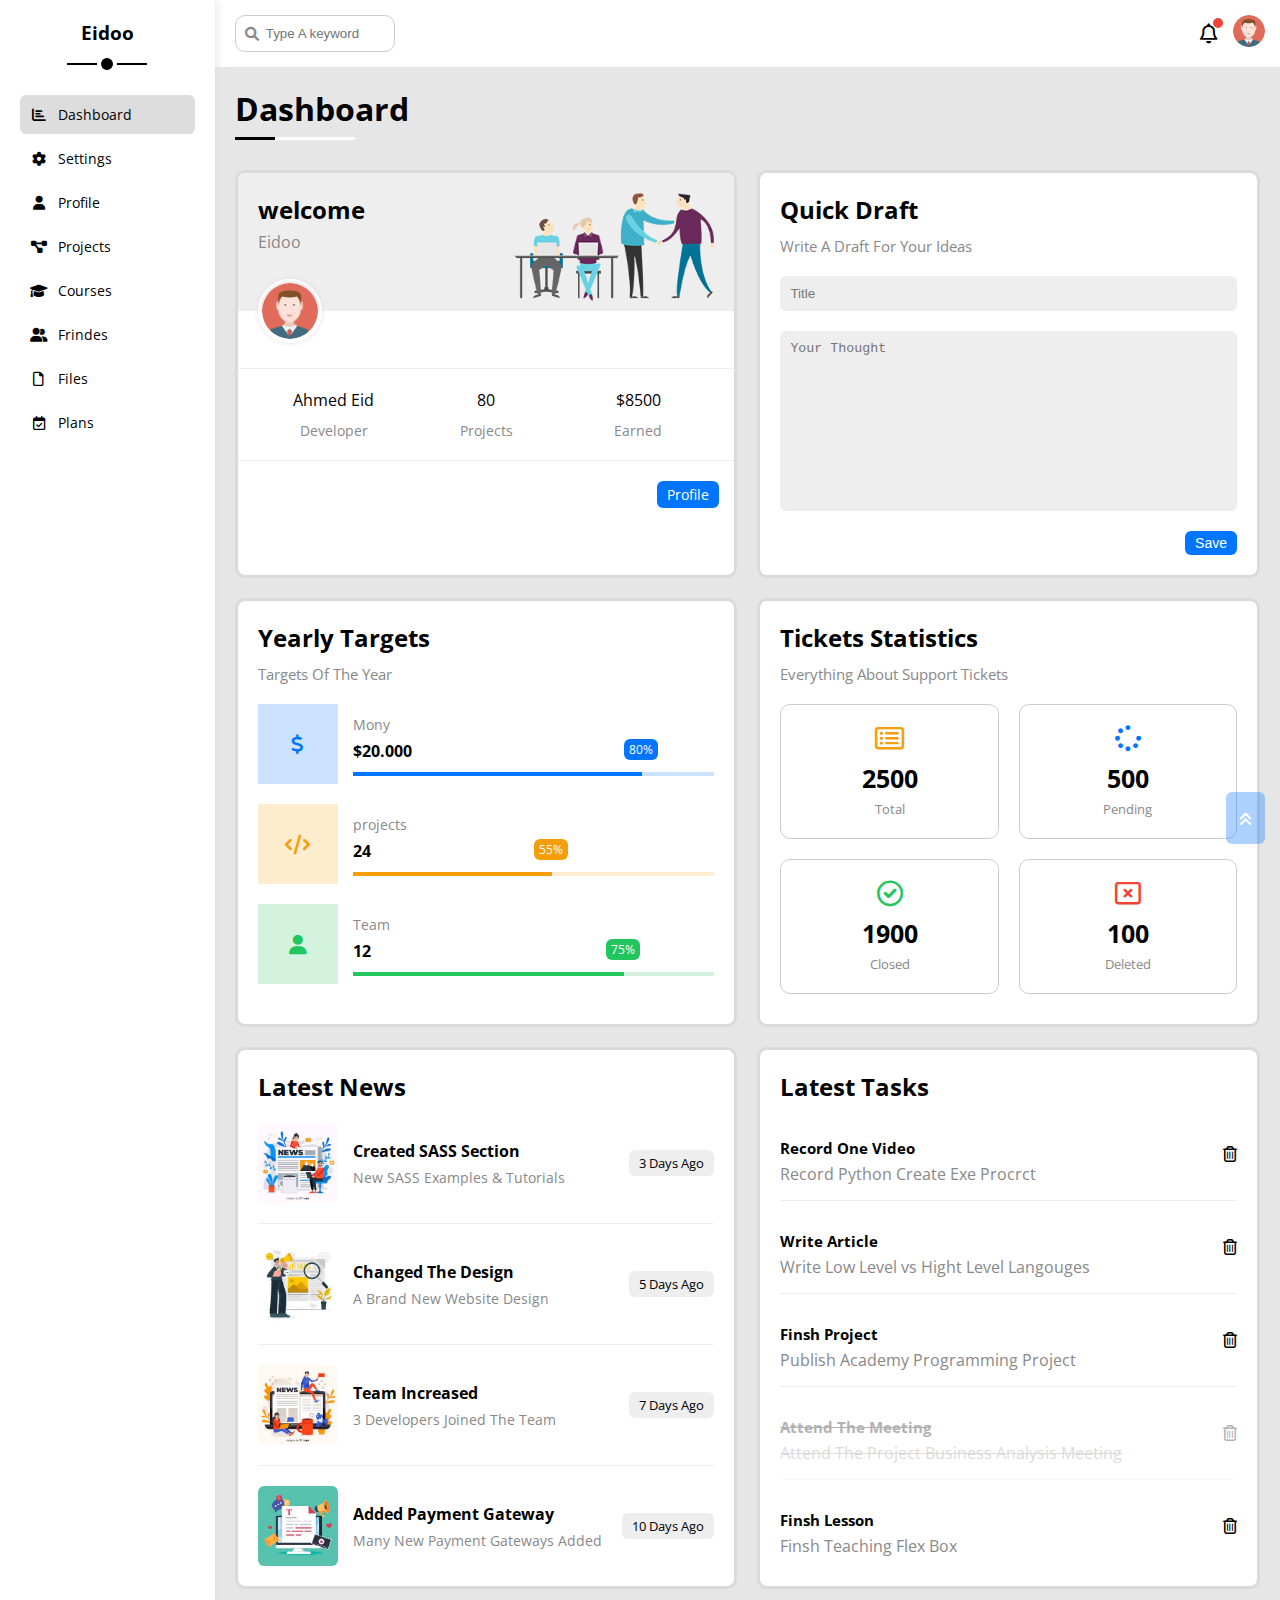
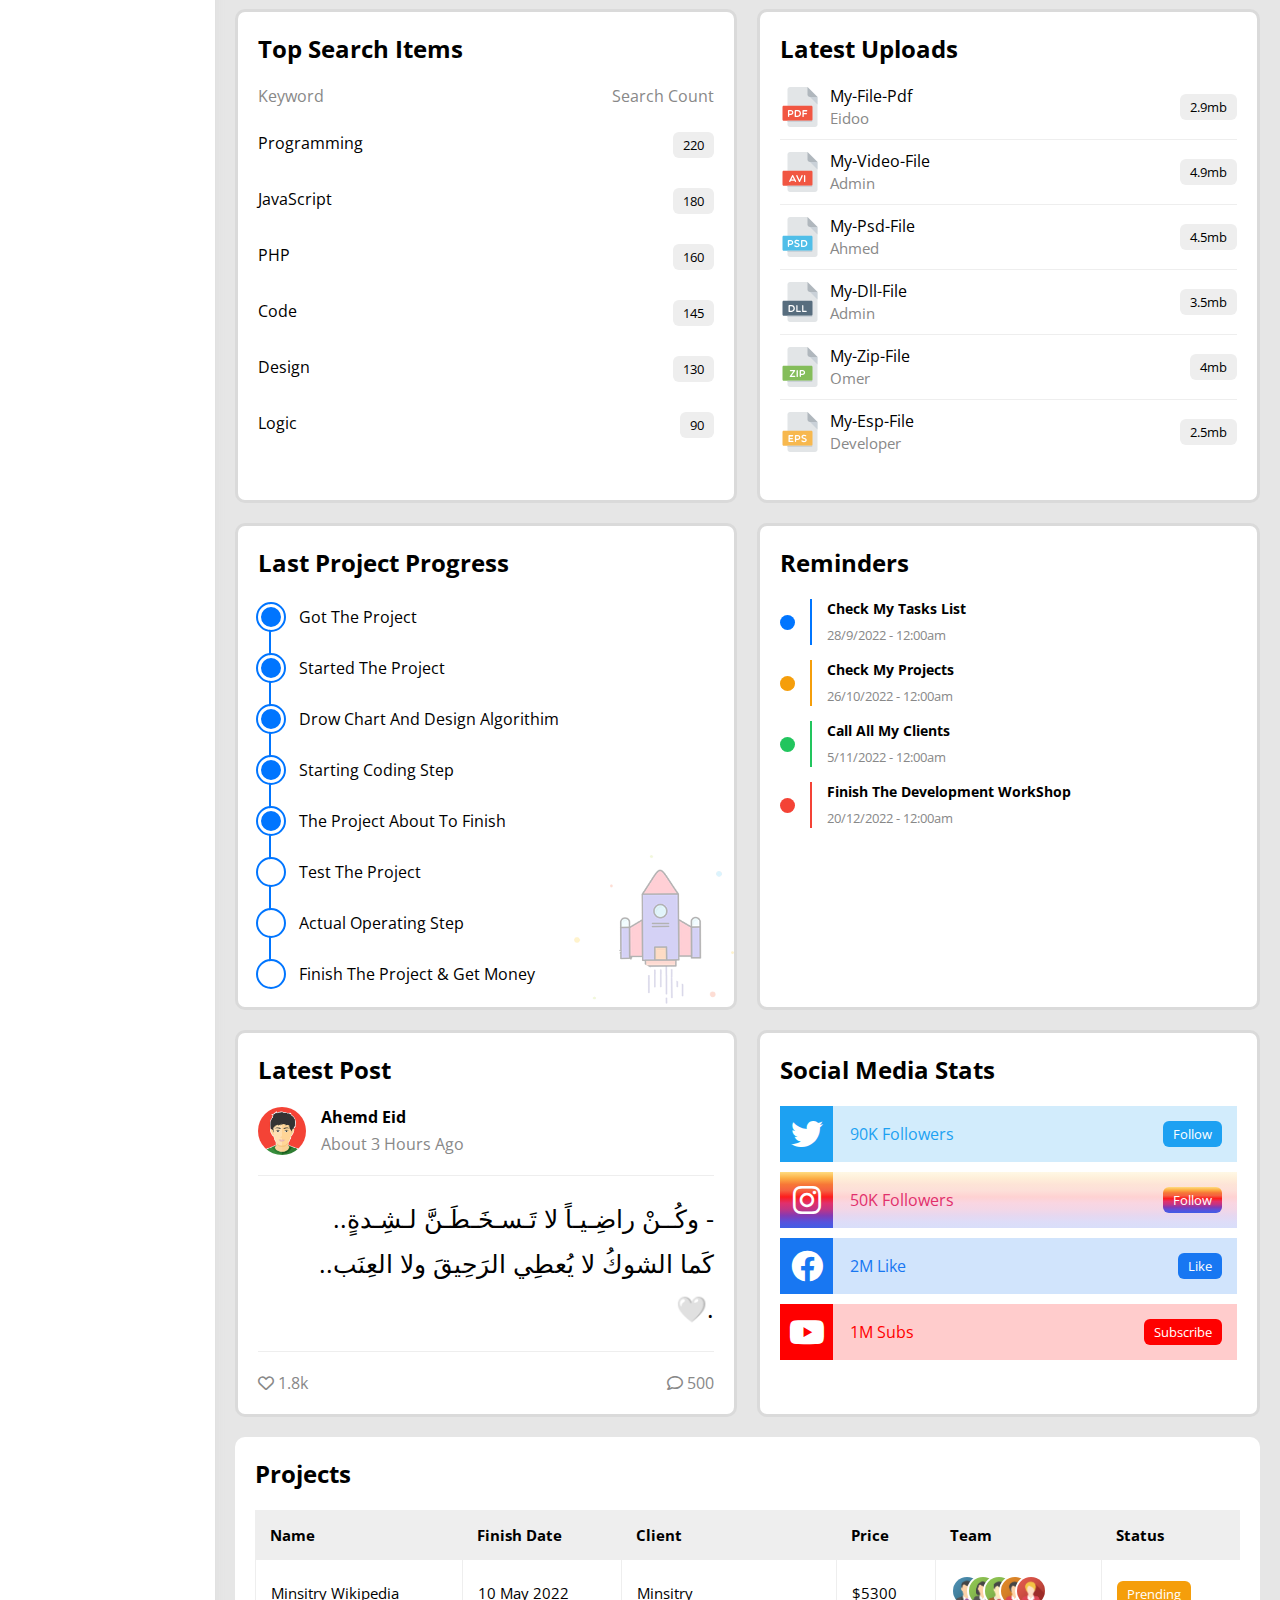
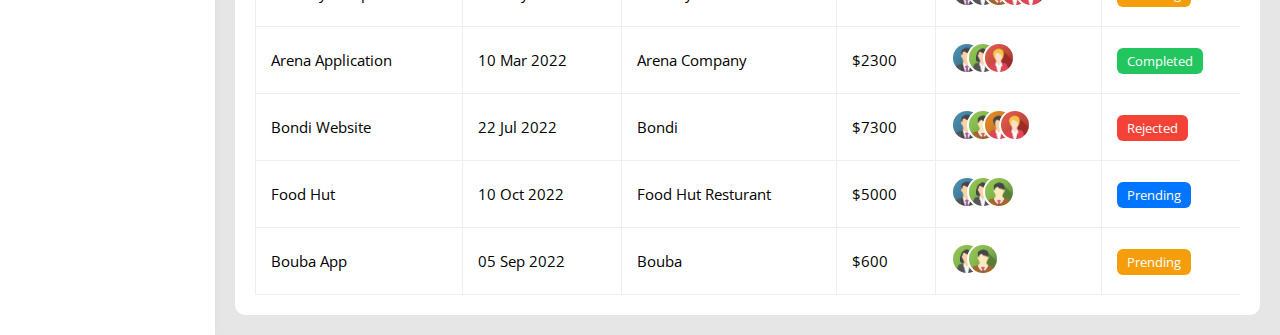
<file: index.html>
<!DOCTYPE html>
<html lang="en">
<head>
    <meta charset="UTF-8">
    <meta http-equiv="X-UA-Compatible" content="IE=edge">
    <meta name="viewport" content="width=device-width, initial-scale=1.0">
    <title>Dashboard</title>
    <link rel="stylesheet" href="css/all.css">
    <link rel="stylesheet" href="css/framework.css">
    <link rel="stylesheet" href="css/style.css">
    <link rel="preconnect" href="https://fonts.googleapis.com">
    <link rel="preconnect" href="https://fonts.gstatic.com" crossorigin>
    <link href="https://fonts.googleapis.com/css2?family=Open+Sans:ital,wght@0,300;0,400;0,500;0,600;0,700;0,800;1,300;1,400;1,500&display=swap" rel="stylesheet">
</head>
<body>
    <div class="page d-flex">
        <div class="sidebar bg-white p-20 p-relative ">
            <h3 class="p-relative txt-c mt-0">Eidoo</h3>
            <ul>
                <li>
                    <a class="active d-flex align-center fs-14 c-black rad-6 p-10" href="index.html">
                        <i class="fa-solid fa-chart-bar fa-fw"></i>
                        <span>Dashboard</span>
                    </a>
                </li>
                <li>
                    <a class=" d-flex align-center fs-14 c-black rad-6 p-10" href="settings.html">
                        <i class="fa-solid fa-gear fa-fw"></i>
                        <span>Settings</span>
                    </a>
                </li>
                <li>
                    <a class=" d-flex align-center fs-14 c-black rad-6 p-10" href="profile.html">
                        <i class="fa-solid fa-user fa-fw"></i>
                        <span>Profile</span>
                    </a>
                </li>
                <li>
                    <a class=" d-flex align-center fs-14 c-black rad-6 p-10" href="projects.html">
                        <i class="fa-solid fa-diagram-project fa-fw"></i>
                        <span>Projects</span>
                    </a>
                </li>
                <li>
                    <a class=" d-flex align-center fs-14 c-black rad-6 p-10" href="courses.html">
                        <i class="fa-solid fa-graduation-cap fa-fw"></i>
                        <span>Courses</span>
                    </a>
                </li>
                <li>
                    <a class=" d-flex align-center fs-14 c-black rad-6 p-10" href="frindes.html">
                        <i class="fa-solid fa-user-group fa-fw"></i>
                        <span>Frindes</span>
                    </a>
                </li>
                <li>
                    <a class=" d-flex align-center fs-14 c-black rad-6 p-10" href="files.html">
                        <i class="fa-regular fa-file fa-fw"></i>
                        <span>Files</span>
                    </a>
                </li>
                <li>
                    <a class=" d-flex align-center fs-14 c-black rad-6 p-10" href="plans.html">
                        <i class="fa-regular fa-calendar-check fa-fw"></i>
                        <span>Plans</span>
                    </a>
                </li>
            </ul>
        </div>
        <div class="content w-full">
            <!-- Start Head -->
            <div class="head bg-white p-15 d-flex between-flex" id="head">
                <div class="search p-relative">
                    <input class="p-10" type="search" placeholder="Type A keyword">
                </div>
                <div class="icons d-flex align-center">
                    <span class="notification p-relative">
                        <i class="fa-regular fa-bell fa-lg"></i>
                    </span>
                    <a href="profile.html"><img src="imgs/avatar.png" alt=""></a>
                </div>
            </div>
            <!-- End Head -->
            <h1 class="p-relative">Dashboard</h1>
            <div class="wrapper d-grid gap-20">
                <!-- Start Welcome Widget -->
                <div class="welcome bg-white rad-10 txt-c-mobile block-mobile b-widged ">
                   <div class="intro p-20 d-flex space-between bg-eee">
                    <div>
                        <h2 class="m-0">welcome</h2>
                        <p class="c-gray mt-5">Eidoo</p>
                    </div>
                    <img src="imgs/welcome.png" alt="" class="hide-mobile">
                   </div>
                   <img src="imgs/avatar.png" alt="" class="avatar">
                   <div class="body txt-c d-flex p-20 mt-20 mb-20 block-mobile">
                    <div>Ahmed Eid <span class="d-block c-gray fs-14 mt-10">Developer</span></div>
                    <div>80 <span class="d-block c-gray fs-14 mt-10">Projects </span></div>
                    <div>$8500 <span class="d-block c-gray fs-14 mt-10"> Earned </span></div>
                   </div>
                   <a href="profile.html" class="visit d-block fs-14 bg-blue c-white w-fit btn-shape">Profile</a>
                </div>
                <!-- End Welcome Widget -->
                <!-- Start Quick Draft Widget -->
                <div class="quick-draft p-20 bg-white rad-10 b-widged">
                    <h2 class="mt-0 mb-10">  Quick Draft</h2>
                    <p class="mt-0 mb-20 c-gray fs-15">Write A Draft For Your Ideas</p>
                    <form action="">
                        <input class="d-block mb-20 w-full p-10 b-none bg-eee rad-6" type="text" placeholder="Title">
                        <textarea class="d-block mb-20 w-full p-10 b-none bg-eee rad-6" placeholder="Your Thought"></textarea>
                        <input class="save d-block fs-14 bg-blue c-white b-none w-fit btn-shape" type="submit" value="Save">
                    </form>
                </div>
                <!-- End Quick Draft Widget -->
                <!-- Start Targets-->
                <div class="targets p-20 bg-white rad-10 b-widged">
                    <h2 class="mt-0 mb-10">Yearly Targets</h2>
                    <p class="mt-0 mb-20 c-gray fs-15">Targets Of The Year</p>
                    <div class="target-row mb-20 blue center-flex">
                        <div class="icon center-flex">
                            <i class="fa-solid fa-dollar-sign fa-lg c-blue"></i>
                        </div>
                        <div class="details">
                            <span class="fs-14 c-gray">Mony</span>
                            <span class="d-block mt-5 mb-10 fw-bold">$20.000</span>
                            <div class="progress p-relative">
                                <span class="bg-blue blue" style="width: 80%">
                                    <span class="bg-blue">80%</span>
                                </span>
                            </div>
                        </div>
                    </div>
                    <div class="target-row mb-20 center-flex orange">
                        <div class="icon center-flex">
                            <i class="fa-solid fa-code fa-lg c-orange"></i>
                        </div>
                        <div class="details">
                            <span class="fs-14 c-gray">projects</span>
                            <span class="d-block mt-5 mb-10 fw-bold">24</span>
                            <div class="progress p-relative">
                                <span class="bg-orange orange" style="width: 55%">
                                    <span class="bg-orange">55%</span>
                                </span>
                            </div>
                        </div>
                    </div>
                    <div class="target-row mb-20 center-flex green">
                        <div class="icon center-flex">
                            <i class="fa-solid fa-user fa-lg c-green"></i>
                        </div>
                        <div class="details">
                            <span class="fs-14 c-gray">Team</span>
                            <span class="d-block mt-5 mb-10 fw-bold">12</span>
                            <div class="progress p-relative">
                                <span class="bg-green green" style="width: 75%">
                                    <span class="bg-green">75%</span>
                                </span>
                            </div>
                        </div>
                    </div>
                </div>
                <!-- End Targets-->
                <!-- Start Ticket Widget -->
                <div class="tickets p-20 bg-white rad-10 b-widged">
                    <h2 class="mt-0 mb-10">Tickets Statistics</h2>
                    <p class="mt-0 mb-20 c-gray fs-15">Everything About Support Tickets</p>
                    <div class="d-flex txt-c gap-20 f-wrap">
                        <div class="box p-20 rad-10 fs-13 c-gray">
                            <i class="fa-regular fa-rectangle-list fa-2x mb-10 c-orange"></i>
                            <span class="d-block c-black fw-bold fs-25 mb-5">2500</span>
                            Total
                        </div>
                        <div class="box p-20 rad-10 fs-13 c-gray">
                            <i class="fa-solid fa-spinner fa-2x mb-10 c-blue"></i>
                            <span class="d-block c-black fw-bold fs-25 mb-5">500</span>
                            Pending
                        </div>
                        <div class="box p-20 rad-10 fs-13 c-gray">
                            <i class="fa-regular fa-circle-check fa-2x mb-10 c-green"></i>
                            <span class="d-block c-black fw-bold fs-25 mb-5">1900</span>
                            Closed
                        </div>
                        <div class="box p-20 rad-10 fs-13 c-gray">
                            <i class="fa-regular fa-rectangle-xmark fa-2x mb-10 c-red"></i>
                            <span class="d-block c-black fw-bold fs-25 mb-5">100</span>
                            Deleted
                        </div>
                    </div>
                </div>
                <!-- End Ticket Widget -->
                <!-- Start Lastest News -->
                <div class="lastest-news p-20 bg-white rad-10 txt-c-mobile b-widged">
                    <h2 class="mt-0 mb-20">Latest News</h2>
                    <div class="news-row d-flex align-center">
                        <img src="imgs/news01.jpeg" alt="">
                        <div class="info">
                            <h3>Created SASS Section</h3>
                            <p class="m-0 fs-14 c-gray">New SASS Examples & Tutorials</p>
                        </div>
                        <div class="btn-shape bg-eee fs-13 lable">3 Days Ago</div>
                    </div>
                    <div class="news-row d-flex align-center">
                        <img src="imgs/news02.jpeg" alt="">
                        <div class="info">
                            <h3>Changed The Design</h3>
                            <p class="m-0 fs-14 c-gray">A Brand New Website Design</p>
                        </div>
                        <div class="btn-shape bg-eee fs-13 lable">5 Days Ago</div>
                    </div>
                    <div class="news-row d-flex align-center">
                        <img src="imgs/news03.jpeg" alt="">
                        <div class="info">
                            <h3>Team Increased</h3>
                            <p class="m-0 fs-14 c-gray">3 Developers Joined The Team</p>
                        </div>
                        <div class="btn-shape bg-eee fs-13 lable">7 Days Ago</div>
                    </div>
                    <div class="news-row d-flex align-center">
                        <img src="imgs/news04.jpeg" alt="">
                        <div class="info">
                            <h3>Added Payment Gateway</h3>
                            <p class="m-0 fs-14 c-gray">Many New Payment Gateways Added</p>
                        </div>
                        <div class="btn-shape bg-eee fs-13 lable">10 Days Ago</div>
                    </div>
                </div>
                <!-- End Lastest News -->
                <!-- Start Tasks -->
                <div class="tasks p-20 bg-white rad-10 b-widged">
                    <h2 class="mt-0 mb-20">Latest Tasks</h2>
                    <div class="task-row d-flex  between-flex">
                        <div class="info">
                            <h3 class="mt0 mb-5 fs-15">Record One Video</h3>
                            <p class="m-0 c-gray">Record Python Create Exe Procrct</p>
                        </div>
                        <i class="fa-regular fa-trash-can delete"></i>
                    </div>
                    <div class="task-row d-flex  between-flex">
                        <div class="info">
                            <h3 class="mt0 mb-5 fs-15">Write Article</h3>
                            <p class="m-0 c-gray">Write Low Level vs Hight Level Langouges</p>
                        </div>
                        <i class="fa-regular fa-trash-can delete"></i>
                    </div>
                    <div class="task-row d-flex  between-flex">
                        <div class="info">
                            <h3 class="mt0 mb-5 fs-15">Finsh Project</h3>
                            <p class="m-0 c-gray">Publish Academy Programming Project</p>
                        </div>
                        <i class="fa-regular fa-trash-can delete"></i>
                    </div>
                    <div class="task-row d-flex  between-flex done">
                        <div class="info">
                            <h3 class="mt0 mb-5 fs-15">Attend The Meeting</h3>
                            <p class="m-0 c-gray">Attend The Project Business Analysis Meeting</p>
                        </div>
                        <i class="fa-regular fa-trash-can delete"></i>
                    </div>
                    <div class="task-row d-flex  between-flex ">
                        <div class="info">
                            <h3 class="mt0 mb-5 fs-15">Finsh Lesson</h3>
                            <p class="m-0 c-gray">Finsh Teaching Flex Box</p>
                        </div>
                        <i class="fa-regular fa-trash-can delete"></i>
                    </div>
                </div>
                <!-- End Tasks -->
                <!-- Start Top Search Word Widget -->
                <div class="search-items p-20 bg-white rad-10 b-widged">
                    <h2 class="mt-0 mb-20">Top Search Items</h2>
                    <div class="items-head d-flex space-between c-gray mb-10">
                        <div>Keyword</div>
                        <div>Search Count</div>
                    </div>
                    <div class="items d-flex space-between pt-15 pb-15">
                        <span>Programming</span>
                        <span class="bg-eee fs-13 btn-shape">220</span>
                    </div>
                    <div class="items d-flex space-between pt-15 pb-15">
                        <span>JavaScript</span>
                        <span class="bg-eee fs-13 btn-shape">180</span>
                    </div>
                    <div class="items d-flex space-between pt-15 pb-15">
                        <span>PHP</span>
                        <span class="bg-eee fs-13 btn-shape">160</span>
                    </div>
                    <div class="items d-flex space-between pt-15 pb-15">
                        <span>Code</span>
                        <span class="bg-eee fs-13 btn-shape">145</span>
                    </div>
                    <div class="items d-flex space-between pt-15 pb-15">
                        <span>Design</span>
                        <span class="bg-eee fs-13 btn-shape">130</span>
                    </div>
                    <div class="items d-flex space-between pt-15 pb-15">
                        <span>Logic</span>
                        <span class="bg-eee fs-13 btn-shape">90</span>
                    </div>
                </div>
                <!-- End Top Search Word Widget -->
                <!-- Start Latest Uploads -->
                <div class="latest-uploads p-20 bg-white rad-10 b-widged">
                    <h2 class="mt-0 mb-20">Latest Uploads</h2>
                    <ul >
                        <li class="between-flex pb-10 mb-10">
                            <div class="d-flex align-center">
                                <img class="mr-10" src="imgs/pdf.svg" alt="">
                                <div>
                                    <span class="d-block">My-File-Pdf</span>
                                    <span class="fs-15 c-gray">Eidoo</span>
                                </div>
                            </div>
                            <div class="bg-eee btn-shape fs-13">
                                2.9mb
                            </div>
                        </li>
                        <li class="between-flex pb-10 mb-10">
                            <div class="d-flex align-center">
                                <img class="mr-10" src="imgs/avi.svg" alt="">
                                <div>
                                    <span class="d-block">My-Video-File</span>
                                    <span class="fs-15 c-gray">Admin</span>
                                </div>
                            </div>
                            <div class="bg-eee btn-shape fs-13">
                                4.9mb
                            </div>
                        </li>
                        <li class="between-flex pb-10 mb-10">
                            <div class="d-flex align-center">
                                <img class="mr-10" src="imgs/psd.svg" alt="">
                                <div>
                                    <span class="d-block">My-Psd-File</span>
                                    <span class="fs-15 c-gray">Ahmed</span>
                                </div>
                            </div>
                            <div class="bg-eee btn-shape fs-13">
                                4.5mb
                            </div>
                        </li>
                        <li class="between-flex pb-10 mb-10">
                            <div class="d-flex align-center">
                                <img class="mr-10" src="imgs/dll.svg" alt="">
                                <div>
                                    <span class="d-block">My-Dll-File</span>
                                    <span class="fs-15 c-gray">Admin</span>
                                </div>
                            </div>
                            <div class="bg-eee btn-shape fs-13">
                                3.5mb
                            </div>
                        </li>
                        <li class="between-flex pb-10 mb-10">
                            <div class="d-flex align-center">
                                <img class="mr-10" src="imgs/zip.svg" alt="">
                                <div>
                                    <span class="d-block">My-Zip-File</span>
                                    <span class="fs-15 c-gray">Omer</span>
                                </div>
                            </div>
                            <div class="bg-eee btn-shape fs-13">
                                4mb
                            </div>
                        </li>
                        <li class="between-flex pb-10 mb-10">
                            <div class="d-flex align-center">
                                <img class="mr-10" src="imgs/eps.svg" alt="">
                                <div>
                                    <span class="d-block">My-Esp-File</span>
                                    <span class="fs-15 c-gray">Developer</span>
                                </div>
                            </div>
                            <div class="bg-eee btn-shape fs-13">
                                2.5mb
                            </div>
                        </li>
                    </ul>
                </div>
                <!-- End Latest Uploads -->
                <!-- Start Last Project Progress Widget -->
                <div class="last-project p-20 bg-white rad-10 p-relative b-widged">
                    <h2 class="mt-0 mb-20">Last Project Progress</h2>
                    <ul class="m-0 p-relative">
                        <li class="mt-25 d-flex align-center done">Got The Project</li>
                        <li class="mt-25 d-flex align-center done">Started The Project</li>
                        <li class="mt-25 d-flex align-center done">Drow Chart And Design Algorithim</li>
                        <li class="mt-25 d-flex align-center done">Starting Coding Step</li>
                        <li class="mt-25 d-flex align-center done">The Project About To Finish</li>
                        <li class="mt-25 d-flex align-center current">Test The Project</li>
                        <li class="mt-25 d-flex align-center">Actual Operating Step</li>
                        <li class="mt-25 d-flex align-center">Finish The Project & Get Money</li>
                    </ul>
                    <img class="launch-icon " src="imgs/project.png" alt="">
                </div>
                <!-- End Last Project Progress Widget -->
                <!-- Start Reminder Widget -->
                <div class="reminders  p-20 bg-white rad-10 p-relative b-widged">
                    <h2 class="mt-0 mb-20">Reminders</h2>
                    <ul class="mt-0">
                        <li class="d-flex align-center mt-15">
                            <span class="key bg-blue mr-15 d-block rad-half"></span>
                            <div class="pl-15 blue">
                                <p class="fs-14 fw-bold mt-0 mb-5">Check My Tasks List</p>
                                <span class="fs-13 c-gray">28/9/2022 - 12:00am</span>
                            </div>
                        </li>
                        <li class="d-flex align-center mt-15">
                            <span class="key bg-orange mr-15 d-block rad-half"></span>
                            <div class="pl-15 orange">
                                <p class="fs-14 fw-bold mt-0 mb-5">Check My Projects</p>
                                <span class="fs-13 c-gray">26/10/2022 - 12:00am</span>
                            </div>
                        </li>
                        <li class="d-flex align-center mt-15">
                            <span class="key bg-green mr-15 d-block rad-half"></span>
                            <div class="pl-15 green">
                                <p class="fs-14 fw-bold mt-0 mb-5">Call All My Clients</p>
                                <span class="fs-13 c-gray">5/11/2022 - 12:00am</span>
                            </div>
                        </li>
                        <li class="d-flex align-center mt-15">
                            <span class="key bg-red mr-15 d-block rad-half"></span>
                            <div class="pl-15 red">
                                <p class="fs-14 fw-bold mt-0 mb-5">Finish The Development WorkShop</p>
                                <span class="fs-13 c-gray">20/12/2022 - 12:00am</span>
                            </div>
                        </li>
                    </ul>
                </div>
                <!-- End Reminder Widget -->
                <!-- Strart Latest Post -->
                <div class="latest-post  p-20 bg-white rad-10 p-relative b-widged">
                    <h2 class="mt-0 mb-20">Latest Post</h2>
                    <div class="top d-flex align-center">
                        <img class="avatar mr-15" src="imgs/profilejpg.jpg" alt="">
                        <div class="info">
                            <span class="d-block mb-5 fw-bold">Ahemd Eid</span>
                            <span class="c-gray">About 3 Hours Ago</span>
                        </div>
                    </div>
                    <div class="post-content txt-r txt-c-mobile pt-20 pb-20 mt-20 mb-20 fs-25">
                         ..وكُــنْ راضِـيـاً لا تَـسـخَـطَـنَّ لـشِـدةٍ -<br>
                        ..كَما الشوكُ لا يُعطِي الرَحِيقَ ولا العِنَب <br>
                        🤍.
                    </div>
                    <div class="post-stats between-flex c-gray">
                        <div>
                            <i class="fa-regular fa-heart love"></i>
                            <span>1.8k</span>
                        </div>
                        <div>
                            <i class="fa-regular fa-comment"></i>
                            <span>500</span>
                        </div>
                    </div>
                </div>
                <!-- End Latest Post -->
                <!-- Start Social Media Stats Widged -->
                <div class="social-media  p-20 bg-white rad-10 p-relative b-widged">
                    <h2 class="mt-0 mb-20">Social Media Stats</h2>
                    <div class="box twitter p-15 p-relative mb-10 between-flex">
                        <i class="fa-brands fa-twitter fa-2x c-white h-full center-flex"></i>
                        <span>90K Followers</span>
                        <a class="fs-13 c-white btn-shape" href="https://twitter.com/Ahmed_I_Eid" target="_blank">Follow</a>
                    </div>
                    <div class="box instagram p-15 p-relative mb-10 between-flex">
                        <i class="fa-brands fa-instagram fa-2x c-white h-full center-flex"></i>
                        <span>50K Followers</span>
                        <a class="fs-13 c-white btn-shape" href="https://www.instagram.com/ahmed_____eid/" target="_blank">Follow</a>
                    </div>
                    <div class="box facebook p-15 p-relative mb-10 between-flex">
                        <i class="fa-brands fa-facebook fa-2x c-white h-full center-flex"></i>
                        <span>2M Like</span>
                        <a class="fs-13 c-white btn-shape" href="https://www.facebook.com/profile.php?id=100009386812911" target="_blank">Like</a>
                    </div>
                    <div class="box youtube p-15 p-relative mb-10 between-flex">
                        <i class="fa-brands fa-youtube fa-2x c-white h-full center-flex"></i>
                        <span>1M Subs</span>
                        <a class="fs-13 c-white btn-shape" href="https://www.youtube.com/" target="_blank">Subscribe</a>
                    </div>
                </div>
                <!-- End Social Media Stats Widged -->
            </div>
            <!-- Start Project Table -->
            <div class="projects-table p-20 bg-white rad-10 m-20">
                <h2 class="mt-0 mb-20">Projects</h2>
                <div class="responsive-table">
                    <table class="fs-15 w-full">
                        <thead>
                            <tr>
                                <td>Name</td>
                                <td>Finish Date</td>
                                <td>Client</td>
                                <td>Price</td>
                                <td>Team</td>
                                <td>Status</td>
                            </tr>
                        </thead>
                        <tbody>
                            <tr>
                                <td>Minsitry Wikipedia</td>
                                <td>10 May 2022</td>
                                <td>Minsitry </td>
                                <td>$5300</td>
                                <td>
                                    <img src="imgs/team-01.png" alt="">
                                    <img src="imgs/team-02.png" alt="">
                                    <img src="imgs/team-03.png" alt="">
                                    <img src="imgs/team-04.png" alt="">
                                    <img src="imgs/team-05.png" alt="">
                                </td>
                                <td>
                                    <span class="label bg-orange c-white btn-shape fs-13">Prending</span>
                                </td>
                            </tr>
                            <tr>
                                <td>Arena Application</td>
                                <td>10 Mar 2022</td>
                                <td>Arena Company </td>
                                <td>$2300</td>
                                <td>
                                    <img src="imgs/team-01.png" alt="">
                                    <img src="imgs/team-02.png" alt="">
                                    <img src="imgs/team-05.png" alt="">
                                </td>
                                <td>
                                    <span class="label bg-green c-white btn-shape fs-13">Completed</span>
                                </td>
                            </tr>
                            <tr>
                                <td>Bondi Website</td>
                                <td>22 Jul 2022</td>
                                <td>Bondi </td>
                                <td>$7300</td>
                                <td>
                                    <img src="imgs/team-01.png" alt="">
                                    <img src="imgs/team-03.png" alt="">
                                    <img src="imgs/team-04.png" alt="">
                                    <img src="imgs/team-05.png" alt="">
                                </td>
                                <td>
                                    <span class="label bg-red c-white btn-shape fs-13">Rejected</span>
                                </td>
                            </tr>
                            <tr>
                                <td>Food Hut</td>
                                <td>10 Oct 2022</td>
                                <td>Food Hut Resturant </td>
                                <td>$5000</td>
                                <td>
                                    <img src="imgs/team-01.png" alt="">
                                    <img src="imgs/team-02.png" alt="">
                                    <img src="imgs/team-03.png" alt="">
                                </td>
                                <td>
                                    <span class="label bg-blue c-white btn-shape fs-13">Prending</span>
                                </td>
                            </tr>
                            <tr>
                                <td>Bouba App</td>
                                <td>05 Sep 2022</td>
                                <td>Bouba </td>
                                <td>$600</td>
                                <td>
                                    <img src="imgs/team-02.png" alt="">
                                    <img src="imgs/team-03.png" alt="">
                                </td>
                                <td>
                                    <span class="label bg-orange c-white btn-shape fs-13">Prending</span>
                                </td>
                            </tr>
                        </tbody>
                    </table>
                </div>
            </div>
            <!-- End Project Table -->
        </div>
        <a href="#head"  class="to-top btn-shape p-15">
            <i class="fa-solid fa-angles-up fa-lg c-white c-blue fs-15 "></i>
        </a>
    </div>
</body>
</html>
</file>
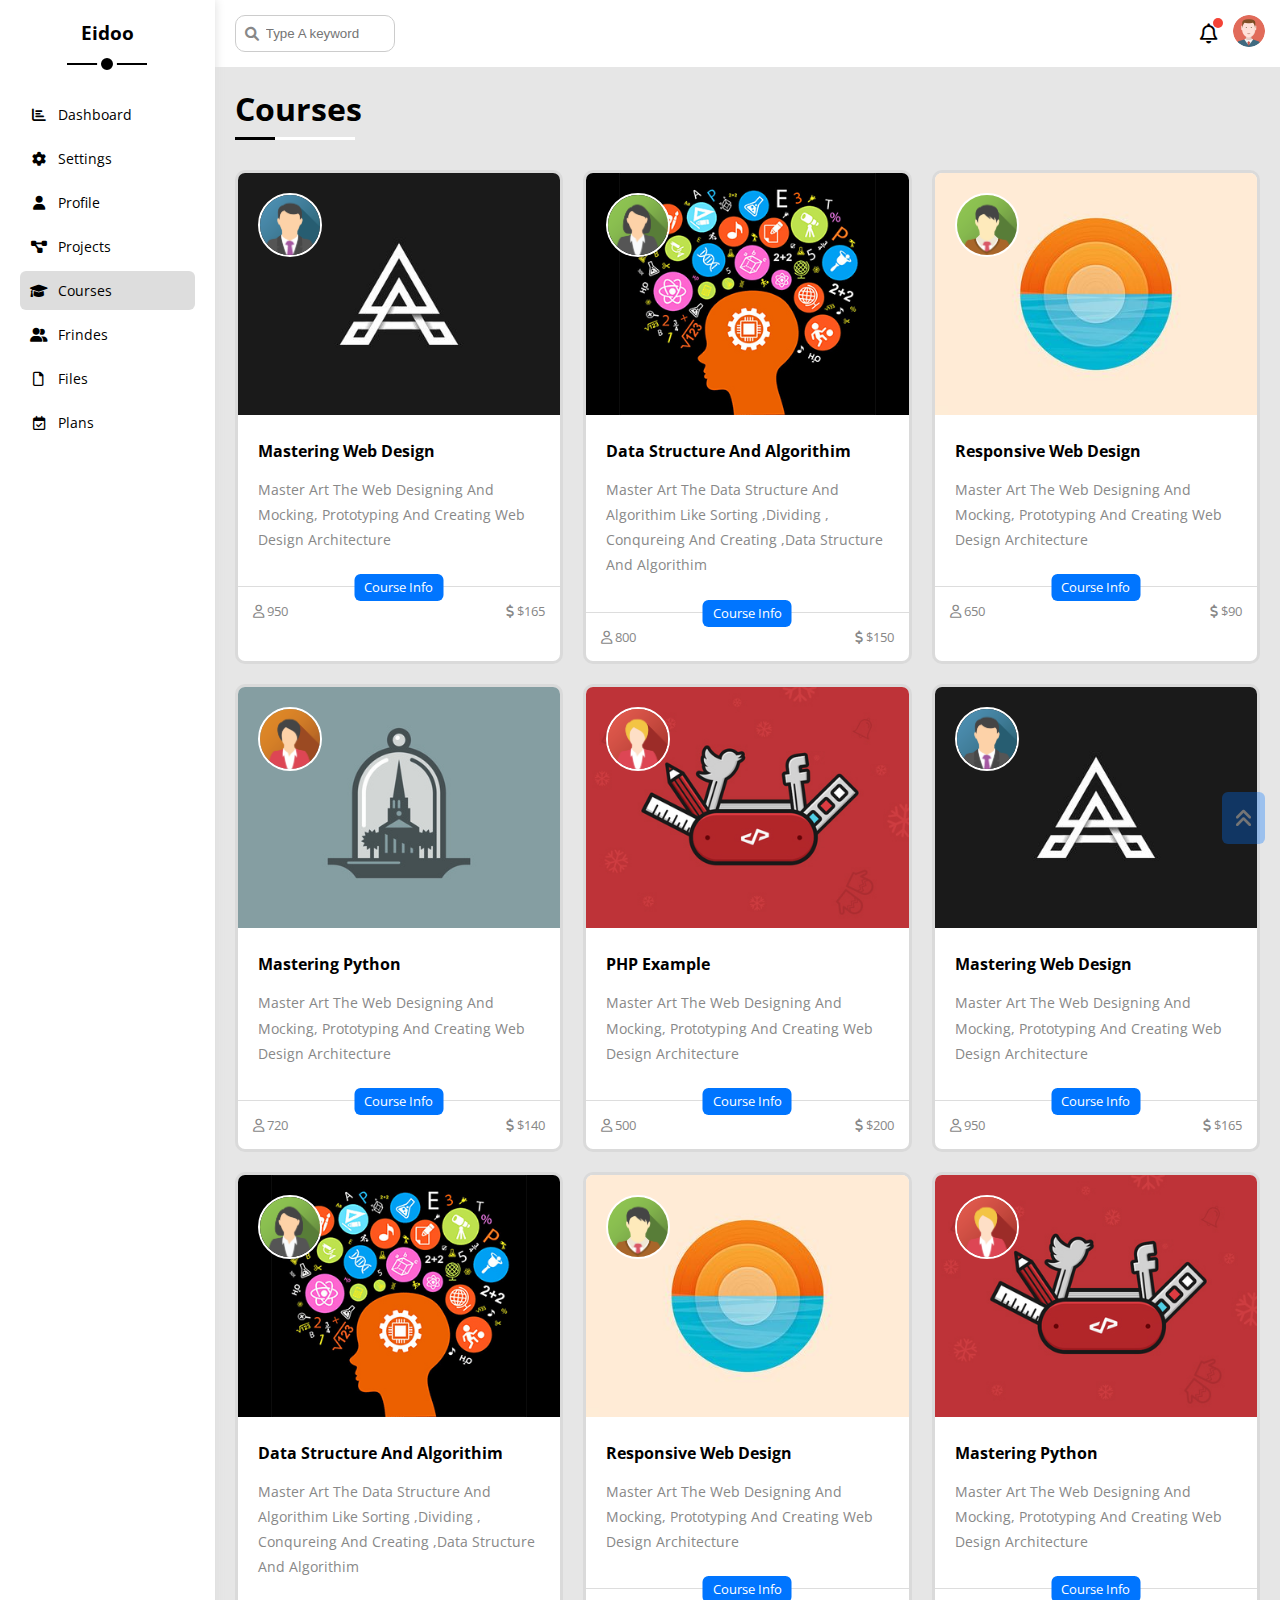
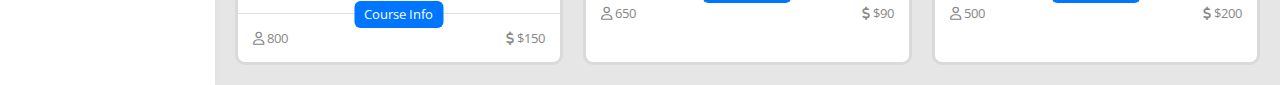
<file: courses.html>
<!DOCTYPE html>
<html lang="en">
<head>
    <meta charset="UTF-8">
    <meta http-equiv="X-UA-Compatible" content="IE=edge">
    <meta name="viewport" content="width=device-width, initial-scale=1.0">
    <title>Courses</title>
    <link rel="stylesheet" href="css/framework.css">
    <link rel="stylesheet" href="css/all.css">
    <link rel="stylesheet" href="css/style.css">
    <link rel="preconnect" href="https://fonts.googleapis.com">
    <link rel="preconnect" href="https://fonts.gstatic.com" crossorigin>
    <link href="https://fonts.googleapis.com/css2?family=Open+Sans:ital,wght@0,300;0,400;0,500;0,600;0,700;0,800;1,300;1,400;1,500&display=swap" rel="stylesheet">
</head>
<body>
    <div class="page d-flex">
        <div class="sidebar bg-white p-20 p-relative ">
            <h3 class="p-relative txt-c mt-0">Eidoo</h3>
            <ul>
                <li>
                    <a class=" d-flex align-center fs-14 c-black rad-6 p-10" href="index.html">
                        <i class="fa-solid fa-chart-bar fa-fw"></i>
                        <span>Dashboard</span>
                    </a>
                </li>
                <li>
                    <a class=" d-flex align-center fs-14 c-black rad-6 p-10" href="settings.html">
                        <i class="fa-solid fa-gear fa-fw"></i>
                        <span>Settings</span>
                    </a>
                </li>
                <li>
                    <a class=" d-flex align-center fs-14 c-black rad-6 p-10" href="profile.html">
                        <i class="fa-solid fa-user fa-fw"></i>
                        <span>Profile</span>
                    </a>
                </li>
                <li>
                    <a class=" d-flex align-center fs-14 c-black rad-6 p-10" href="projects.html">
                        <i class="fa-solid fa-diagram-project fa-fw"></i>
                        <span>Projects</span>
                    </a>
                </li>
                <li>
                    <a class="active d-flex align-center fs-14 c-black rad-6 p-10" href="courses.html">
                        <i class="fa-solid fa-graduation-cap fa-fw"></i>
                        <span>Courses</span>
                    </a>
                </li>
                <li>
                    <a class=" d-flex align-center fs-14 c-black rad-6 p-10" href="frindes.html">
                        <i class="fa-solid fa-user-group fa-fw"></i>
                        <span>Frindes</span>
                    </a>
                </li>
                <li>
                    <a class=" d-flex align-center fs-14 c-black rad-6 p-10" href="files.html">
                        <i class="fa-regular fa-file fa-fw"></i>
                        <span>Files</span>
                    </a>
                </li>
                <li>
                    <a class=" d-flex align-center fs-14 c-black rad-6 p-10" href="plans.html">
                        <i class="fa-regular fa-calendar-check fa-fw"></i>
                        <span>Plans</span>
                    </a>
                </li>
            </ul>
        </div>
        <div class="content w-full">
             <!-- Start Head -->
             <div class="head bg-white p-15 d-flex between-flex" id="head">
                <div class="search p-relative">
                    <input class="p-10" type="search" placeholder="Type A keyword">
                </div>
                <div class="icons d-flex align-center">
                    <span class="notification p-relative">
                        <i class="fa-regular fa-bell fa-lg"></i>
                    </span>
                    <a href="profile.html"><img src="imgs/avatar.png" alt=""></a>
                </div>
            </div>
            <!-- End Head -->
            <h1 class="p-relative">Courses</h1>
            <div class="courses-page d-grid m-20 gap-20">
                <div class="course bg-white  rad-10 b-widged p-relative">
                    <img class="cover" src="imgs/course-01.jpg" alt="" >
                    <img class="instructor" src="imgs/team-01.png" alt="">
                    <div class="p-20">
                        <h4 class="m-0">Mastering Web Design</h4>
                        <p class="description c-gray mt-15 fs-14">
                            Master Art The Web Designing And Mocking, Prototyping And Creating Web Design Architecture
                        </p>
                    </div>
                    <div class="info p-15 p-relative between-flex" >
                        <span class="title btn-shape bg-blue c-white">Course Info</span>
                        <span class="c-gray">
                            <i class="fa-regular fa-user"></i>
                            950
                        </span>
                        <span class="c-gray">
                            <i class="fa-solid fa-dollar-sign"></i>
                           $165
                        </span>
                    </div>
                </div>
                <div class="course bg-white  rad-10 b-widged p-relative">
                    <img class="cover" src="imgs/course-02.jpg" alt="" >
                    <img class="instructor" src="imgs/team-02.png" alt="">
                    <div class="p-20">
                        <h4 class="m-0">Data Structure And Algorithim</h4>
                        <p class="description c-gray mt-15 fs-14">
                            Master Art The Data Structure And Algorithim Like Sorting ,Dividing , Conqureing And Creating ,Data Structure And Algorithim
                        </p>
                    </div>
                    <div class="info p-15 p-relative between-flex">
                        <span class="title btn-shape bg-blue c-white">Course Info</span>
                        <span class="c-gray">
                            <i class="fa-regular fa-user"></i>
                            800
                        </span>
                        <span class="c-gray">
                            <i class="fa-solid fa-dollar-sign"></i>
                           $150
                        </span>
                    </div>
                </div>
                <div class="course bg-white  rad-10 b-widged p-relative">
                    <img class="cover" src="imgs/course-03.jpg" alt="" >
                    <img class="instructor" src="imgs/team-03.png" alt="">
                    <div class="p-20">
                        <h4 class="m-0">Responsive Web Design</h4>
                        <p class="description c-gray mt-15 fs-14">
                            Master Art The Web Designing And Mocking, Prototyping And Creating Web Design Architecture
                        </p>
                    </div>
                    <div class="info p-15 p-relative between-flex">
                        <span class="title btn-shape bg-blue c-white">Course Info</span>
                        <span class="c-gray">
                            <i class="fa-regular fa-user"></i>
                            650
                        </span>
                        <span class="c-gray">
                            <i class="fa-solid fa-dollar-sign"></i>
                           $90
                        </span>
                    </div>
                </div>
                <div class="course bg-white  rad-10 b-widged p-relative">
                    <img class="cover" src="imgs/course-04.jpg" alt="" >
                    <img class="instructor" src="imgs/team-04.png" alt="">
                    <div class="p-20">
                        <h4 class="m-0">Mastering Python</h4>
                        <p class="description c-gray mt-15 fs-14">
                            Master Art The Web Designing And Mocking, Prototyping And Creating Web Design Architecture
                        </p>
                    </div>
                    <div class="info p-15 p-relative between-flex">
                        <span class="title btn-shape bg-blue c-white">Course Info</span>
                        <span class="c-gray">
                            <i class="fa-regular fa-user"></i>
                            720
                        </span>
                        <span class="c-gray">
                            <i class="fa-solid fa-dollar-sign"></i>
                           $140
                        </span>
                    </div>
                </div>
                <div class="course bg-white  rad-10 b-widged p-relative">
                    <img class="cover" src="imgs/course-05.jpg" alt="" >
                    <img class="instructor" src="imgs/team-05.png" alt="">
                    <div class="p-20">
                        <h4 class="m-0">PHP Example</h4>
                        <p class="description c-gray mt-15 fs-14">
                            Master Art The Web Designing And Mocking, Prototyping And Creating Web Design Architecture
                        </p>
                    </div>
                    <div class="info p-15 p-relative between-flex">
                        <span class="title btn-shape bg-blue c-white">Course Info</span>
                        <span class="c-gray">
                            <i class="fa-regular fa-user"></i>
                            500
                        </span>
                        <span class="c-gray">
                            <i class="fa-solid fa-dollar-sign"></i>
                           $200
                        </span>
                    </div>
                </div>
                <div class="course bg-white  rad-10 b-widged p-relative">
                    <img class="cover" src="imgs/course-01.jpg" alt="" >
                    <img class="instructor" src="imgs/team-01.png" alt="">
                    <div class="p-20">
                        <h4 class="m-0">Mastering Web Design</h4>
                        <p class="description c-gray mt-15 fs-14">
                            Master Art The Web Designing And Mocking, Prototyping And Creating Web Design Architecture
                        </p>
                    </div>
                    <div class="info p-15 p-relative between-flex">
                        <span class="title btn-shape bg-blue c-white">Course Info</span>
                        <span class="c-gray">
                            <i class="fa-regular fa-user"></i>
                            950
                        </span>
                        <span class="c-gray">
                            <i class="fa-solid fa-dollar-sign"></i>
                           $165
                        </span>
                    </div>
                </div>
                <div class="course bg-white  rad-10 b-widged p-relative">
                    <img class="cover" src="imgs/course-02.jpg" alt="" >
                    <img class="instructor" src="imgs/team-02.png" alt="">
                    <div class="p-20">
                        <h4 class="m-0">Data Structure And Algorithim</h4>
                        <p class="description c-gray mt-15 fs-14">
                            Master Art The Data Structure And Algorithim Like Sorting ,Dividing , Conqureing And Creating ,Data Structure And Algorithim
                        </p>
                    </div>
                    <div class="info p-15 p-relative between-flex">
                        <span class="title btn-shape bg-blue c-white">Course Info</span>
                        <span class="c-gray">
                            <i class="fa-regular fa-user"></i>
                            800
                        </span>
                        <span class="c-gray">
                            <i class="fa-solid fa-dollar-sign"></i>
                           $150
                        </span>
                    </div>
                </div>
                <div class="course bg-white  rad-10 b-widged p-relative">
                    <img class="cover" src="imgs/course-03.jpg" alt="" >
                    <img class="instructor" src="imgs/team-03.png" alt="">
                    <div class="p-20">
                        <h4 class="m-0">Responsive Web Design</h4>
                        <p class="description c-gray mt-15 fs-14">
                            Master Art The Web Designing And Mocking, Prototyping And Creating Web Design Architecture
                        </p>
                    </div>
                    <div class="info p-15 p-relative between-flex">
                        <span class="title btn-shape bg-blue c-white">Course Info</span>
                        <span class="c-gray">
                            <i class="fa-regular fa-user"></i>
                            650
                        </span>
                        <span class="c-gray">
                            <i class="fa-solid fa-dollar-sign"></i>
                           $90
                        </span>
                    </div>
                </div>
                <div class="course bg-white  rad-10 b-widged p-relative">
                    <img class="cover" src="imgs/course-05.jpg" alt="" >
                    <img class="instructor" src="imgs/team-05.png" alt="">
                    <div class="p-20">
                        <h4 class="m-0">Mastering Python</h4>
                        <p class="description c-gray mt-15 fs-14">
                            Master Art The Web Designing And Mocking, Prototyping And Creating Web Design Architecture
                        </p>
                    </div>
                    <div class="info p-15 p-relative between-flex">
                        <span class="title btn-shape bg-blue c-white">Course Info</span>
                        <span class="c-gray">
                            <i class="fa-regular fa-user"></i>
                            500
                        </span>
                        <span class="c-gray">
                            <i class="fa-solid fa-dollar-sign"></i>
                           $200
                        </span>
                    </div>
                </div>
            </div>
        </div>
        <a href="#head"  class="to-top btn-shape p-15">
            <i class="fa-solid fa-angles-up fa-lg c-white c-blue fs-15 "></i>
        </a>
    </div>
    
</body>
</html>
</file>
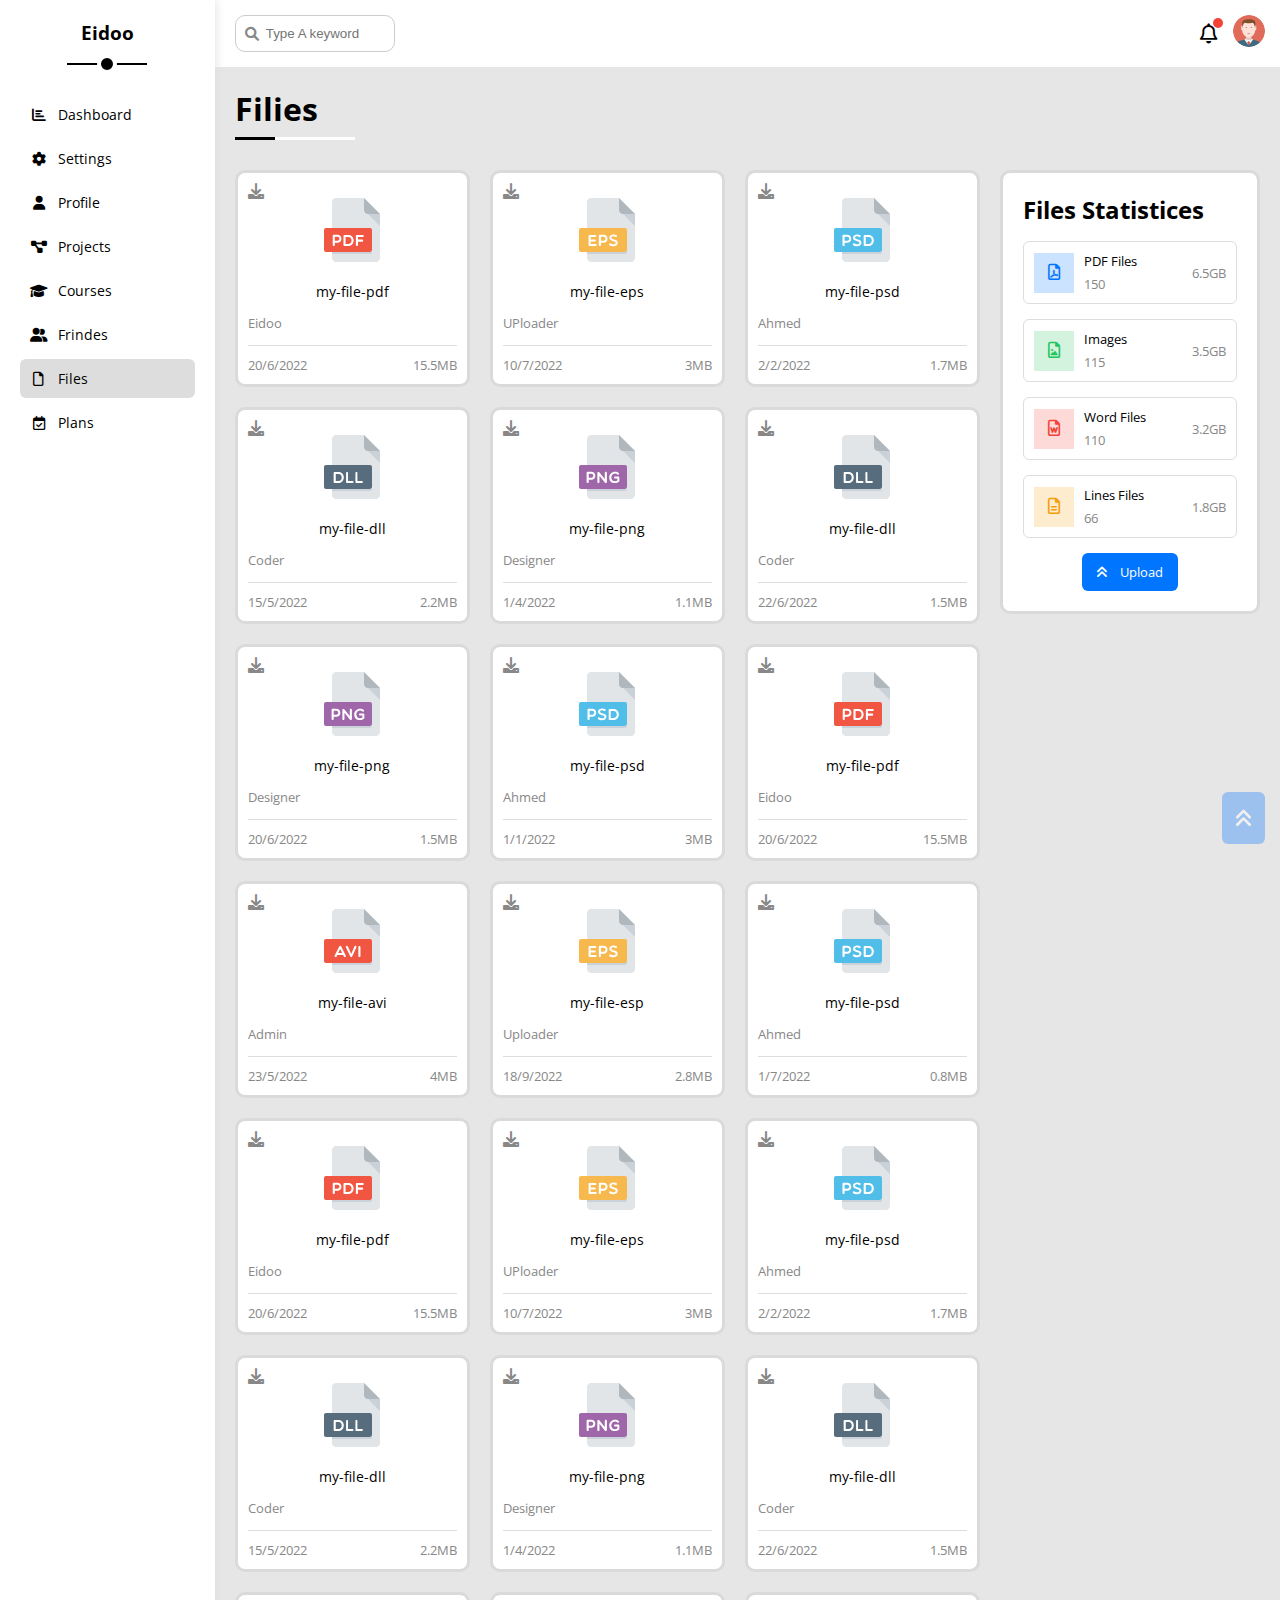
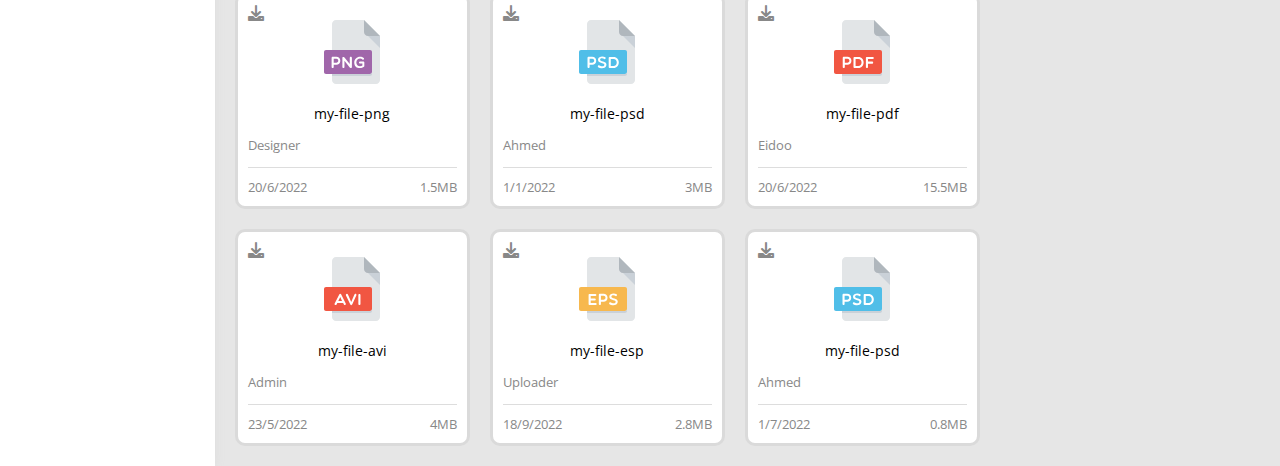
<file: files.html>
<!DOCTYPE html>
<html lang="en">
<head>
    <meta charset="UTF-8">
    <meta http-equiv="X-UA-Compatible" content="IE=edge">
    <meta name="viewport" content="width=device-width, initial-scale=1.0">
    <title>Files</title>
    <link rel="stylesheet" href="css/framework.css">
    <link rel="stylesheet" href="css/all.css">
    <link rel="stylesheet" href="css/style.css">
    <link rel="preconnect" href="https://fonts.googleapis.com">
    <link rel="preconnect" href="https://fonts.gstatic.com" crossorigin>
    <link href="https://fonts.googleapis.com/css2?family=Open+Sans:ital,wght@0,300;0,400;0,500;0,600;0,700;0,800;1,300;1,400;1,500&display=swap" rel="stylesheet">
</head>
<body>
    <div class="page d-flex">
        <div class="sidebar bg-white p-20 p-relative ">
            <h3 class="p-relative txt-c mt-0">Eidoo</h3>
            <ul>
                <li>
                    <a class=" d-flex align-center fs-14 c-black rad-6 p-10" href="index.html">
                        <i class="fa-solid fa-chart-bar fa-fw"></i>
                        <span>Dashboard</span>
                    </a>
                </li>
                <li>
                    <a class=" d-flex align-center fs-14 c-black rad-6 p-10" href="settings.html">
                        <i class="fa-solid fa-gear fa-fw"></i>
                        <span>Settings</span>
                    </a>
                </li>
                <li>
                    <a class=" d-flex align-center fs-14 c-black rad-6 p-10" href="profile.html">
                        <i class="fa-solid fa-user fa-fw"></i>
                        <span>Profile</span>
                    </a>
                </li>
                <li>
                    <a class=" d-flex align-center fs-14 c-black rad-6 p-10" href="projects.html">
                        <i class="fa-solid fa-diagram-project fa-fw"></i>
                        <span>Projects</span>
                    </a>
                </li>
                <li>
                    <a class=" d-flex align-center fs-14 c-black rad-6 p-10" href="courses.html">
                        <i class="fa-solid fa-graduation-cap fa-fw"></i>
                        <span>Courses</span>
                    </a>
                </li>
                <li>
                    <a class=" d-flex align-center fs-14 c-black rad-6 p-10" href="frindes.html">
                        <i class="fa-solid fa-user-group fa-fw"></i>
                        <span>Frindes</span>
                    </a>
                </li>
                <li>
                    <a class="active d-flex align-center fs-14 c-black rad-6 p-10" href="files.html">
                        <i class="fa-regular fa-file fa-fw"></i>
                        <span>Files</span>
                    </a>
                </li>
                <li>
                    <a class=" d-flex align-center fs-14 c-black rad-6 p-10" href="plans.html">
                        <i class="fa-regular fa-calendar-check fa-fw"></i>
                        <span>Plans</span>
                    </a>
                </li>
            </ul>
        </div>
        <div class="content w-full">
             <!-- Start Head -->
             <div class="head bg-white p-15 d-flex between-flex" id="head">
                <div class="search p-relative">
                    <input class="p-10" type="search" placeholder="Type A keyword">
                </div>
                <div class="icons d-flex align-center">
                    <span class="notification p-relative">
                        <i class="fa-regular fa-bell fa-lg"></i>
                    </span>
                    <a href="profile.html"><img src="imgs/avatar.png" alt=""></a>
                </div>
            </div>
            <!-- End Head -->
            <h1 class="p-relative">Filies</h1>
            <div class="filies-page d-flex m-20 gap-20">
                <div class="files-stats p-20 bg-white rad-10 b-widged">
                    <h2 class="mt-0 mb-15 txt-c-mobile">Files Statistices</h2>
                    <div class="d-flex align-center border-ddd p-10 rad-6 mb-15 fs-13">
                        <i class="fa-regular fa-file-pdf fa-lg blue center-flex c-blue icon"></i>
                        <div class="info ">
                            <span>PDF Files</span>
                            <span class="c-gray d-block mt-5">150</span>
                        </div>
                        <div class="size c-gray">6.5GB</div>
                    </div>
                    <div class="d-flex align-center border-ddd p-10 rad-6 mb-15 fs-13">
                        <i class="fa-regular fa-file-image fa-lg green center-flex c-green icon"></i>
                        <div class="info ">
                            <span>Images</span>
                            <span class="c-gray d-block mt-5">115</span>
                        </div>
                        <div class="size c-gray">3.5GB</div>
                    </div>
                    <div class="d-flex align-center border-ddd p-10 rad-6 mb-15 fs-13">
                        <i class="fa-regular fa-file-word fa-lg red center-flex c-red icon"></i>
                        <div class="info ">
                            <span>Word Files</span>
                            <span class="c-gray d-block mt-5">110</span>
                        </div>
                        <div class="size c-gray">3.2GB</div>
                    </div>
                    <div class="d-flex align-center border-ddd p-10 rad-6 mb-15 fs-13">
                        <i class="fa-regular fa-file-lines fa-lg orange center-flex c-orange icon"></i>
                        <div class="info ">
                            <span>Lines Files</span>
                            <span class="c-gray d-block mt-5">66</span>
                        </div>
                        <div class="size c-gray">1.8GB</div>
                    </div>
                    <a class="upload c-white fs-13 rad-6 d-block w-fit bg-blue btn-shape" href="#" >
                        <i class="fa-solid fa-angles-up mr-10"></i>
                        Upload
                    </a>
                </div>
                <div class="flies-content d-grid gap-20">
                    <div class="file bg-white p-10 rad-10 b-widged">
                        <i class="fa-solid fa-download c-gray p-absolute"></i>
                        <div class="icon txt-c">
                            <img class="mt-15 mb-15" src="imgs/pdf.svg" alt="">
                        </div>
                        <div class="txt-c mb-10 fs-14">my-file-pdf</div>
                        <p  class="fs-13 c-gray">Eidoo</p>
                        <div class="info between-flex mt-10 pt-10 fs-13 c-gray">
                            <span>20/6/2022</span>
                            <span>15.5MB</span>
                        </div>
                    </div>
                    <div class="file bg-white p-10 rad-10 b-widged">
                        <i class="fa-solid fa-download c-gray p-absolute"></i>
                        <div class="icon txt-c">
                            <img class="mt-15 mb-15" src="imgs/eps.svg" alt="">
                        </div>
                        <div class="txt-c mb-10 fs-14"> my-file-eps</div>
                        <p  class="fs-13 c-gray">UPloader</p>
                        <div class="info between-flex mt-10 pt-10 fs-13 c-gray">
                            <span>10/7/2022</span>
                            <span>3MB</span>
                        </div>
                    </div>
                    <div class="file bg-white p-10 rad-10 b-widged">
                        <i class="fa-solid fa-download c-gray p-absolute"></i>
                        <div class="icon txt-c">
                            <img class="mt-15 mb-15" src="imgs/psd.svg" alt="">
                        </div>
                        <div class="txt-c mb-10 fs-14"> my-file-psd</div>
                        <p  class="fs-13 c-gray">Ahmed</p>
                        <div class="info between-flex mt-10 pt-10 fs-13 c-gray">
                            <span>2/2/2022</span>
                            <span>1.7MB</span>
                        </div>
                    </div>
                    <div class="file bg-white p-10 rad-10 b-widged">
                        <i class="fa-solid fa-download c-gray p-absolute"></i>
                        <div class="icon txt-c">
                            <img class="mt-15 mb-15" src="imgs/dll.svg" alt="">
                        </div>
                        <div class="txt-c mb-10 fs-14">my-file-dll</div>
                        <p  class="fs-13 c-gray">Coder</p>
                        <div class="info between-flex mt-10 pt-10 fs-13 c-gray">
                            <span>15/5/2022</span>
                            <span>2.2MB</span>
                        </div>
                    </div>
                    <div class="file bg-white p-10 rad-10 b-widged">
                        <i class="fa-solid fa-download c-gray p-absolute"></i>
                        <div class="icon txt-c">
                            <img class="mt-15 mb-15" src="imgs/png.svg" alt="">
                        </div>
                        <div class="txt-c mb-10 fs-14">my-file-png</div>
                        <p  class="fs-13 c-gray">Designer</p>
                        <div class="info between-flex mt-10 pt-10 fs-13 c-gray">
                            <span>1/4/2022</span>
                            <span>1.1MB</span>
                        </div>
                    </div>
                    <div class="file bg-white p-10 rad-10 b-widged">
                        <i class="fa-solid fa-download c-gray p-absolute"></i>
                        <div class="icon txt-c">
                            <img class="mt-15 mb-15" src="imgs/dll.svg" alt="">
                        </div>
                        <div class="txt-c mb-10 fs-14">my-file-dll</div>
                        <p  class="fs-13 c-gray">Coder</p>
                        <div class="info between-flex mt-10 pt-10 fs-13 c-gray">
                            <span>22/6/2022</span>
                            <span>1.5MB</span>
                        </div>
                    </div>
                    <div class="file bg-white p-10 rad-10 b-widged">
                        <i class="fa-solid fa-download c-gray p-absolute"></i>
                        <div class="icon txt-c">
                            <img class="mt-15 mb-15" src="imgs/png.svg" alt="">
                        </div>
                        <div class="txt-c mb-10 fs-14">my-file-png</div>
                        <p  class="fs-13 c-gray">Designer</p>
                        <div class="info between-flex mt-10 pt-10 fs-13 c-gray">
                            <span>20/6/2022</span>
                            <span>1.5MB</span>
                        </div>
                    </div>
                    <div class="file bg-white p-10 rad-10 b-widged">
                        <i class="fa-solid fa-download c-gray p-absolute"></i>
                        <div class="icon txt-c">
                            <img class="mt-15 mb-15" src="imgs/psd.svg" alt="">
                        </div>
                        <div class="txt-c mb-10 fs-14"> my-file-psd</div>
                        <p  class="fs-13 c-gray">Ahmed</p>
                        <div class="info between-flex mt-10 pt-10 fs-13 c-gray">
                            <span>1/1/2022</span>
                            <span>3MB</span>
                        </div>
                    </div>
                    <div class="file bg-white p-10 rad-10 b-widged">
                        <i class="fa-solid fa-download c-gray p-absolute"></i>
                        <div class="icon txt-c">
                            <img class="mt-15 mb-15" src="imgs/pdf.svg" alt="">
                        </div>
                        <div class="txt-c mb-10 fs-14">my-file-pdf</div>
                        <p  class="fs-13 c-gray">Eidoo</p>
                        <div class="info between-flex mt-10 pt-10 fs-13 c-gray">
                            <span>20/6/2022</span>
                            <span>15.5MB</span>
                        </div>
                    </div>
                    <div class="file bg-white p-10 rad-10 b-widged">
                        <i class="fa-solid fa-download c-gray p-absolute"></i>
                        <div class="icon txt-c">
                            <img class="mt-15 mb-15" src="imgs/avi.svg" alt="">
                        </div>
                        <div class="txt-c mb-10 fs-14">my-file-avi</div>
                        <p  class="fs-13 c-gray">Admin</p>
                        <div class="info between-flex mt-10 pt-10 fs-13 c-gray">
                            <span>23/5/2022</span>
                            <span>4MB</span>
                        </div>
                    </div>
                    <div class="file bg-white p-10 rad-10 b-widged">
                        <i class="fa-solid fa-download c-gray p-absolute"></i>
                        <div class="icon txt-c">
                            <img class="mt-15 mb-15" src="imgs/eps.svg" alt="">
                        </div>
                        <div class="txt-c mb-10 fs-14">my-file-esp</div>
                        <p  class="fs-13 c-gray">Uploader</p>
                        <div class="info between-flex mt-10 pt-10 fs-13 c-gray">
                            <span>18/9/2022</span>
                            <span>2.8MB</span>
                        </div>
                    </div>
                    <div class="file bg-white p-10 rad-10 b-widged">
                        <i class="fa-solid fa-download c-gray p-absolute"></i>
                        <div class="icon txt-c">
                            <img class="mt-15 mb-15" src="imgs/psd.svg" alt="">
                        </div>
                        <div class="txt-c mb-10 fs-14"> my-file-psd</div>
                        <p  class="fs-13 c-gray">Ahmed</p>
                        <div class="info between-flex mt-10 pt-10 fs-13 c-gray">
                            <span>1/7/2022</span>
                            <span>0.8MB</span>
                        </div>
                    </div>
                    <div class="file bg-white p-10 rad-10 b-widged">
                        <i class="fa-solid fa-download c-gray p-absolute"></i>
                        <div class="icon txt-c">
                            <img class="mt-15 mb-15" src="imgs/pdf.svg" alt="">
                        </div>
                        <div class="txt-c mb-10 fs-14">my-file-pdf</div>
                        <p  class="fs-13 c-gray">Eidoo</p>
                        <div class="info between-flex mt-10 pt-10 fs-13 c-gray">
                            <span>20/6/2022</span>
                            <span>15.5MB</span>
                        </div>
                    </div>
                    <div class="file bg-white p-10 rad-10 b-widged">
                        <i class="fa-solid fa-download c-gray p-absolute"></i>
                        <div class="icon txt-c">
                            <img class="mt-15 mb-15" src="imgs/eps.svg" alt="">
                        </div>
                        <div class="txt-c mb-10 fs-14"> my-file-eps</div>
                        <p  class="fs-13 c-gray">UPloader</p>
                        <div class="info between-flex mt-10 pt-10 fs-13 c-gray">
                            <span>10/7/2022</span>
                            <span>3MB</span>
                        </div>
                    </div>
                    <div class="file bg-white p-10 rad-10 b-widged">
                        <i class="fa-solid fa-download c-gray p-absolute"></i>
                        <div class="icon txt-c">
                            <img class="mt-15 mb-15" src="imgs/psd.svg" alt="">
                        </div>
                        <div class="txt-c mb-10 fs-14"> my-file-psd</div>
                        <p  class="fs-13 c-gray">Ahmed</p>
                        <div class="info between-flex mt-10 pt-10 fs-13 c-gray">
                            <span>2/2/2022</span>
                            <span>1.7MB</span>
                        </div>
                    </div>
                    <div class="file bg-white p-10 rad-10 b-widged">
                        <i class="fa-solid fa-download c-gray p-absolute"></i>
                        <div class="icon txt-c">
                            <img class="mt-15 mb-15" src="imgs/dll.svg" alt="">
                        </div>
                        <div class="txt-c mb-10 fs-14">my-file-dll</div>
                        <p  class="fs-13 c-gray">Coder</p>
                        <div class="info between-flex mt-10 pt-10 fs-13 c-gray">
                            <span>15/5/2022</span>
                            <span>2.2MB</span>
                        </div>
                    </div>
                    <div class="file bg-white p-10 rad-10 b-widged">
                        <i class="fa-solid fa-download c-gray p-absolute"></i>
                        <div class="icon txt-c">
                            <img class="mt-15 mb-15" src="imgs/png.svg" alt="">
                        </div>
                        <div class="txt-c mb-10 fs-14">my-file-png</div>
                        <p  class="fs-13 c-gray">Designer</p>
                        <div class="info between-flex mt-10 pt-10 fs-13 c-gray">
                            <span>1/4/2022</span>
                            <span>1.1MB</span>
                        </div>
                    </div>
                    <div class="file bg-white p-10 rad-10 b-widged">
                        <i class="fa-solid fa-download c-gray p-absolute"></i>
                        <div class="icon txt-c">
                            <img class="mt-15 mb-15" src="imgs/dll.svg" alt="">
                        </div>
                        <div class="txt-c mb-10 fs-14">my-file-dll</div>
                        <p  class="fs-13 c-gray">Coder</p>
                        <div class="info between-flex mt-10 pt-10 fs-13 c-gray">
                            <span>22/6/2022</span>
                            <span>1.5MB</span>
                        </div>
                    </div>
                    <div class="file bg-white p-10 rad-10 b-widged">
                        <i class="fa-solid fa-download c-gray p-absolute"></i>
                        <div class="icon txt-c">
                            <img class="mt-15 mb-15" src="imgs/png.svg" alt="">
                        </div>
                        <div class="txt-c mb-10 fs-14">my-file-png</div>
                        <p  class="fs-13 c-gray">Designer</p>
                        <div class="info between-flex mt-10 pt-10 fs-13 c-gray">
                            <span>20/6/2022</span>
                            <span>1.5MB</span>
                        </div>
                    </div>
                    <div class="file bg-white p-10 rad-10 b-widged">
                        <i class="fa-solid fa-download c-gray p-absolute"></i>
                        <div class="icon txt-c">
                            <img class="mt-15 mb-15" src="imgs/psd.svg" alt="">
                        </div>
                        <div class="txt-c mb-10 fs-14"> my-file-psd</div>
                        <p  class="fs-13 c-gray">Ahmed</p>
                        <div class="info between-flex mt-10 pt-10 fs-13 c-gray">
                            <span>1/1/2022</span>
                            <span>3MB</span>
                        </div>
                    </div>
                    <div class="file bg-white p-10 rad-10 b-widged">
                        <i class="fa-solid fa-download c-gray p-absolute"></i>
                        <div class="icon txt-c">
                            <img class="mt-15 mb-15" src="imgs/pdf.svg" alt="">
                        </div>
                        <div class="txt-c mb-10 fs-14">my-file-pdf</div>
                        <p  class="fs-13 c-gray">Eidoo</p>
                        <div class="info between-flex mt-10 pt-10 fs-13 c-gray">
                            <span>20/6/2022</span>
                            <span>15.5MB</span>
                        </div>
                    </div>
                    <div class="file bg-white p-10 rad-10 b-widged">
                        <i class="fa-solid fa-download c-gray p-absolute"></i>
                        <div class="icon txt-c">
                            <img class="mt-15 mb-15" src="imgs/avi.svg" alt="">
                        </div>
                        <div class="txt-c mb-10 fs-14">my-file-avi</div>
                        <p  class="fs-13 c-gray">Admin</p>
                        <div class="info between-flex mt-10 pt-10 fs-13 c-gray">
                            <span>23/5/2022</span>
                            <span>4MB</span>
                        </div>
                    </div>
                    <div class="file bg-white p-10 rad-10 b-widged">
                        <i class="fa-solid fa-download c-gray p-absolute"></i>
                        <div class="icon txt-c">
                            <img class="mt-15 mb-15" src="imgs/eps.svg" alt="">
                        </div>
                        <div class="txt-c mb-10 fs-14">my-file-esp</div>
                        <p  class="fs-13 c-gray">Uploader</p>
                        <div class="info between-flex mt-10 pt-10 fs-13 c-gray">
                            <span>18/9/2022</span>
                            <span>2.8MB</span>
                        </div>
                    </div>
                    <div class="file bg-white p-10 rad-10 b-widged">
                        <i class="fa-solid fa-download c-gray p-absolute"></i>
                        <div class="icon txt-c">
                            <img class="mt-15 mb-15" src="imgs/psd.svg" alt="">
                        </div>
                        <div class="txt-c mb-10 fs-14"> my-file-psd</div>
                        <p  class="fs-13 c-gray">Ahmed</p>
                        <div class="info between-flex mt-10 pt-10 fs-13 c-gray">
                            <span>1/7/2022</span>
                            <span>0.8MB</span>
                        </div>
                    </div>
                </div>
            </div>
        </div>
        <a href="#head"  class="to-top btn-shape p-15">
            <i class="fa-solid fa-angles-up fa-lg c-white c-blue fs-15 "></i>
        </a>
    </div>
</body>
</html>
</file>
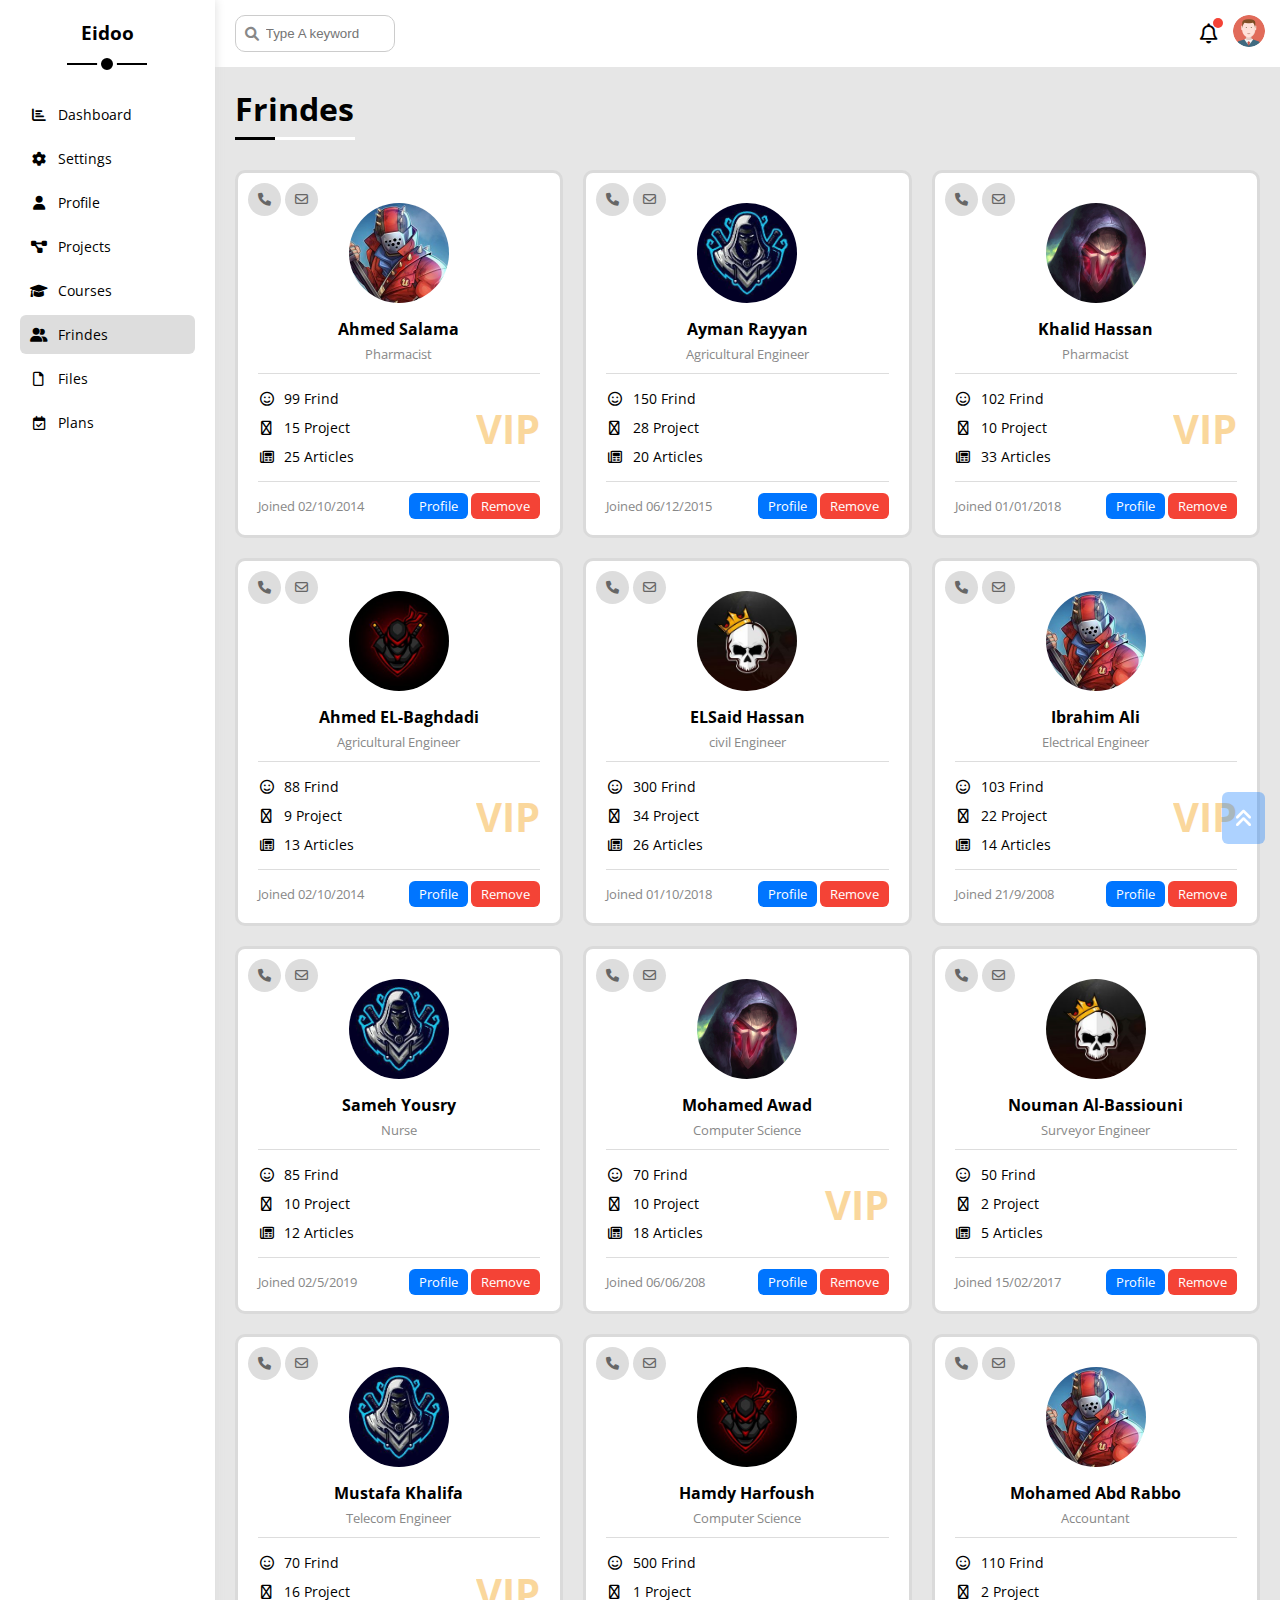
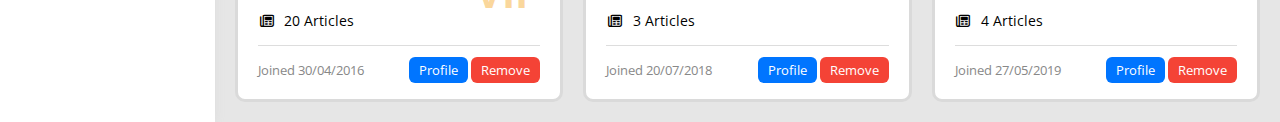
<file: frindes.html>
<!DOCTYPE html>
<html lang="en">
<head>
    <meta charset="UTF-8">
    <meta http-equiv="X-UA-Compatible" content="IE=edge">
    <meta name="viewport" content="width=device-width, initial-scale=1.0">
    <title>Frindes</title>
    <link rel="stylesheet" href="css/framework.css">
    <link rel="stylesheet" href="css/all.css">
    <link rel="stylesheet" href="css/style.css">
    <link rel="preconnect" href="https://fonts.googleapis.com">
    <link rel="preconnect" href="https://fonts.gstatic.com" crossorigin>
    <link href="https://fonts.googleapis.com/css2?family=Open+Sans:ital,wght@0,300;0,400;0,500;0,600;0,700;0,800;1,300;1,400;1,500&display=swap" rel="stylesheet">
</head>
<body>
    <div class="page d-flex">
        <div class="sidebar bg-white p-20 p-relative ">
            <h3 class="p-relative txt-c mt-0">Eidoo</h3>
            <ul>
                <li>
                    <a class="d-flex align-center fs-14 c-black rad-6 p-10" href="index.html">
                        <i class="fa-solid fa-chart-bar fa-fw"></i>
                        <span>Dashboard</span>
                    </a>
                </li>
                <li>
                    <a class=" d-flex align-center fs-14 c-black rad-6 p-10" href="settings.html">
                        <i class="fa-solid fa-gear fa-fw"></i>
                        <span>Settings</span>
                    </a>
                </li>
                <li>
                    <a class=" d-flex align-center fs-14 c-black rad-6 p-10" href="profile.html">
                        <i class="fa-solid fa-user fa-fw"></i>
                        <span>Profile</span>
                    </a>
                </li>
                <li>
                    <a class=" d-flex align-center fs-14 c-black rad-6 p-10" href="projects.html">
                        <i class="fa-solid fa-diagram-project fa-fw"></i>
                        <span>Projects</span>
                    </a>
                </li>
                <li>
                    <a class=" d-flex align-center fs-14 c-black rad-6 p-10" href="courses.html">
                        <i class="fa-solid fa-graduation-cap fa-fw"></i>
                        <span>Courses</span>
                    </a>
                </li>
                <li>
                    <a class="active  d-flex align-center fs-14 c-black rad-6 p-10" href="frindes.html">
                        <i class="fa-solid fa-user-group fa-fw"></i>
                        <span>Frindes</span>
                    </a>
                </li>
                <li>
                    <a class=" d-flex align-center fs-14 c-black rad-6 p-10" href="files.html">
                        <i class="fa-regular fa-file fa-fw"></i>
                        <span>Files</span>
                    </a>
                </li>
                <li>
                    <a class=" d-flex align-center fs-14 c-black rad-6 p-10" href="plans.html">
                        <i class="fa-regular fa-calendar-check fa-fw"></i>
                        <span>Plans</span>
                    </a>
                </li>
            </ul>
        </div>
        <div class="content w-full">
             <!-- Start Head -->
             <div class="head bg-white p-15 d-flex between-flex" id="head">
                <div class="search p-relative">
                    <input class="p-10" type="search" placeholder="Type A keyword">
                </div>
                <div class="icons d-flex align-center">
                    <span class="notification p-relative">
                        <i class="fa-regular fa-bell fa-lg"></i>
                    </span>
                    <a href="profile.html"><img src="imgs/avatar.png" alt=""></a>
                </div>
            </div>
            <!-- End Head -->
            <h1 class="p-relative">Frindes</h1>
            <div class="friends-page d-grid m-20 gap-20">
                <div class="friend bg-white rad-10 p-20 p-relative b-widged">
                    <div class="contact">
                        <i class="fa-solid fa-phone"></i>
                        <i class="fa-regular fa-envelope"></i>
                    </div>
                    <div class="txt-c">
                        <img class="rad-half mt-10 mb-10 w-100 h-100" src="imgs/friend-01.jpg" alt="">
                        <h4 class="m-0">Ahmed Salama</h4>
                        <p class="c-gray fs-13 mt-5 mb-0">Pharmacist</p>
                    </div>
                    <div class="icons fs-14 p-relative">
                        <div class="mb-10">
                            <i class="fa-regular fa-face-smile fa-fw"></i>
                            <span>99 Frind</span>
                        </div>
                        <div class="mb-10">
                            <i class="fa-regular fa-code-commit fa-fw"></i>
                            <span>15 Project</span>
                        </div>
                        <div >
                            <i class="fa-regular fa-newspaper fa-fw"></i>
                            <span>25 Articles</span>
                        </div>
                        <span class="vip fw-bold c-orange">VIP</span>
                    </div>
                    <div class="info between-flex fs-13">
                        <span class="c-gray">Joined 02/10/2014</span>
                        <div>
                            <a class="bg-blue c-white btn-shape" href="profile.html">Profile</a>
                            <a class="bg-red c-white btn-shape" href="#">Remove</a>
                        </div>
                    </div>
                </div>
                <div class="friend bg-white rad-10 p-20 p-relative b-widged">
                    <div class="contact">
                        <i class="fa-solid fa-phone"></i>
                        <i class="fa-regular fa-envelope"></i>
                    </div>
                    <div class="txt-c">
                        <img class="rad-half mt-10 mb-10 w-100 h-100" src="imgs/friend-02.jpg" alt="">
                        <h4 class="m-0">Ayman Rayyan</h4>
                        <p class="c-gray fs-13 mt-5 mb-0">Agricultural Engineer</p>
                    </div>
                    <div class="icons fs-14 p-relative">
                        <div class="mb-10">
                            <i class="fa-regular fa-face-smile fa-fw"></i>
                            <span>150 Frind</span>
                        </div>
                        <div class="mb-10">
                            <i class="fa-regular fa-code-commit fa-fw"></i>
                            <span>28 Project</span>
                        </div>
                        <div >
                            <i class="fa-regular fa-newspaper fa-fw"></i>
                            <span>20 Articles</span>
                        </div>
                    </div>
                    <div class="info between-flex fs-13">
                        <span class="c-gray">Joined 06/12/2015</span>
                        <div>
                            <a class="bg-blue c-white btn-shape" href="profile.html">Profile</a>
                            <a class="bg-red c-white btn-shape" href="#">Remove</a>
                        </div>
                    </div>
                </div>
                <div class="friend bg-white rad-10 p-20 p-relative b-widged">
                    <div class="contact">
                        <i class="fa-solid fa-phone"></i>
                        <i class="fa-regular fa-envelope"></i>
                    </div>
                    <div class="txt-c">
                        <img class="rad-half mt-10 mb-10 w-100 h-100" src="imgs/friend-03.jpg" alt="">
                        <h4 class="m-0">Khalid Hassan</h4>
                        <p class="c-gray fs-13 mt-5 mb-0">Pharmacist</p>
                    </div>
                    <div class="icons fs-14 p-relative">
                        <div class="mb-10">
                            <i class="fa-regular fa-face-smile fa-fw"></i>
                            <span>102 Frind</span>
                        </div>
                        <div class="mb-10">
                            <i class="fa-regular fa-code-commit fa-fw"></i>
                            <span>10 Project</span>
                        </div>
                        <div >
                            <i class="fa-regular fa-newspaper fa-fw"></i>
                            <span>33 Articles</span>
                        </div>
                        <span class="vip fw-bold c-orange">VIP</span>
                    </div>
                    <div class="info between-flex fs-13">
                        <span class="c-gray">Joined 01/01/2018</span>
                        <div>
                            <a class="bg-blue c-white btn-shape" href="profile.html">Profile</a>
                            <a class="bg-red c-white btn-shape" href="#">Remove</a>
                        </div>
                    </div>
                </div>
                <div class="friend bg-white rad-10 p-20 p-relative b-widged">
                    <div class="contact">
                        <i class="fa-solid fa-phone"></i>
                        <i class="fa-regular fa-envelope"></i>
                    </div>
                    <div class="txt-c">
                        <img class="rad-half mt-10 mb-10 w-100 h-100" src="imgs/friend-04.jpg" alt="">
                        <h4 class="m-0">Ahmed EL-Baghdadi </h4>
                        <p class="c-gray fs-13 mt-5 mb-0">Agricultural Engineer</p>
                    </div>
                    <div class="icons fs-14 p-relative">
                        <div class="mb-10">
                            <i class="fa-regular fa-face-smile fa-fw"></i>
                            <span>88 Frind</span>
                        </div>
                        <div class="mb-10">
                            <i class="fa-regular fa-code-commit fa-fw"></i>
                            <span>9 Project</span>
                        </div>
                        <div >
                            <i class="fa-regular fa-newspaper fa-fw"></i>
                            <span>13 Articles</span>
                        </div>
                        <span class="vip fw-bold c-orange">VIP</span>
                    </div>
                    <div class="info between-flex fs-13">
                        <span class="c-gray">Joined 02/10/2014</span>
                        <div>
                            <a class="bg-blue c-white btn-shape" href="profile.html">Profile</a>
                            <a class="bg-red c-white btn-shape" href="#">Remove</a>
                        </div>
                    </div>
                </div>
                <div class="friend bg-white rad-10 p-20 p-relative b-widged">
                    <div class="contact">
                        <i class="fa-solid fa-phone"></i>
                        <i class="fa-regular fa-envelope"></i>
                    </div>
                    <div class="txt-c">
                        <img class="rad-half mt-10 mb-10 w-100 h-100" src="imgs/friend-05.jpg" alt="">
                        <h4 class="m-0">ELSaid Hassan</h4>
                        <p class="c-gray fs-13 mt-5 mb-0">civil Engineer</p>
                    </div>
                    <div class="icons fs-14 p-relative">
                        <div class="mb-10">
                            <i class="fa-regular fa-face-smile fa-fw"></i>
                            <span>300 Frind</span>
                        </div>
                        <div class="mb-10">
                            <i class="fa-regular fa-code-commit fa-fw"></i>
                            <span>34 Project</span>
                        </div>
                        <div >
                            <i class="fa-regular fa-newspaper fa-fw"></i>
                            <span>26 Articles</span>
                        </div>
                        
                    </div>
                    <div class="info between-flex fs-13">
                        <span class="c-gray">Joined 01/10/2018</span>
                        <div>
                            <a class="bg-blue c-white btn-shape" href="profile.html">Profile</a>
                            <a class="bg-red c-white btn-shape" href="#">Remove</a>
                        </div>
                    </div>
                </div>
                <div class="friend bg-white rad-10 p-20 p-relative b-widged">
                    <div class="contact">
                        <i class="fa-solid fa-phone"></i>
                        <i class="fa-regular fa-envelope"></i>
                    </div>
                    <div class="txt-c">
                        <img class="rad-half mt-10 mb-10 w-100 h-100" src="imgs/friend-01.jpg" alt="">
                        <h4 class="m-0">Ibrahim Ali</h4>
                        <p class="c-gray fs-13 mt-5 mb-0">Electrical Engineer</p>
                    </div>
                    <div class="icons fs-14 p-relative">
                        <div class="mb-10">
                            <i class="fa-regular fa-face-smile fa-fw"></i>
                            <span>103 Frind</span>
                        </div>
                        <div class="mb-10">
                            <i class="fa-regular fa-code-commit fa-fw"></i>
                            <span>22 Project</span>
                        </div>
                        <div >
                            <i class="fa-regular fa-newspaper fa-fw"></i>
                            <span>14 Articles</span>
                        </div>
                        <span class="vip fw-bold c-orange">VIP</span>
                    </div>
                    <div class="info between-flex fs-13">
                        <span class="c-gray">Joined 21/9/2008</span>
                        <div>
                            <a class="bg-blue c-white btn-shape" href="profile.html">Profile</a>
                            <a class="bg-red c-white btn-shape" href="#">Remove</a>
                        </div>
                    </div>
                </div>
                <div class="friend bg-white rad-10 p-20 p-relative b-widged">
                    <div class="contact">
                        <i class="fa-solid fa-phone"></i>
                        <i class="fa-regular fa-envelope"></i>
                    </div>
                    <div class="txt-c">
                        <img class="rad-half mt-10 mb-10 w-100 h-100" src="imgs/friend-02.jpg" alt="">
                        <h4 class="m-0">Sameh Yousry</h4>
                        <p class="c-gray fs-13 mt-5 mb-0">Nurse</p>
                    </div>
                    <div class="icons fs-14 p-relative">
                        <div class="mb-10">
                            <i class="fa-regular fa-face-smile fa-fw"></i>
                            <span>85 Frind</span>
                        </div>
                        <div class="mb-10">
                            <i class="fa-regular fa-code-commit fa-fw"></i>
                            <span>10 Project</span>
                        </div>
                        <div >
                            <i class="fa-regular fa-newspaper fa-fw"></i>
                            <span>12 Articles</span>
                        </div>
                    </div>
                    <div class="info between-flex fs-13">
                        <span class="c-gray">Joined 02/5/2019</span>
                        <div>
                            <a class="bg-blue c-white btn-shape" href="profile.html">Profile</a>
                            <a class="bg-red c-white btn-shape" href="#">Remove</a>
                        </div>
                    </div>
                </div>
                <div class="friend bg-white rad-10 p-20 p-relative b-widged">
                    <div class="contact">
                        <i class="fa-solid fa-phone"></i>
                        <i class="fa-regular fa-envelope"></i>
                    </div>
                    <div class="txt-c">
                        <img class="rad-half mt-10 mb-10 w-100 h-100" src="imgs/friend-03.jpg" alt="">
                        <h4 class="m-0">Mohamed Awad</h4>
                        <p class="c-gray fs-13 mt-5 mb-0">Computer Science</p>
                    </div>
                    <div class="icons fs-14 p-relative">
                        <div class="mb-10">
                            <i class="fa-regular fa-face-smile fa-fw"></i>
                            <span>70 Frind</span>
                        </div>
                        <div class="mb-10">
                            <i class="fa-regular fa-code-commit fa-fw"></i>
                            <span>10 Project</span>
                        </div>
                        <div >
                            <i class="fa-regular fa-newspaper fa-fw"></i>
                            <span>18 Articles</span>
                        </div>
                        <span class="vip fw-bold c-orange">VIP</span>
                    </div>
                    <div class="info between-flex fs-13">
                        <span class="c-gray">Joined 06/06/208</span>
                        <div>
                            <a class="bg-blue c-white btn-shape" href="profile.html">Profile</a>
                            <a class="bg-red c-white btn-shape" href="#">Remove</a>
                        </div>
                    </div>
                </div>
                <div class="friend bg-white rad-10 p-20 p-relative b-widged">
                    <div class="contact">
                        <i class="fa-solid fa-phone"></i>
                        <i class="fa-regular fa-envelope"></i>
                    </div>
                    <div class="txt-c">
                        <img class="rad-half mt-10 mb-10 w-100 h-100" src="imgs/friend-05.jpg" alt="">
                        <h4 class="m-0">Nouman Al-Bassiouni</h4>
                        <p class="c-gray fs-13 mt-5 mb-0">Surveyor Engineer</p>
                    </div>
                    <div class="icons fs-14 p-relative">
                        <div class="mb-10">
                            <i class="fa-regular fa-face-smile fa-fw"></i>
                            <span>50 Frind</span>
                        </div>
                        <div class="mb-10">
                            <i class="fa-regular fa-code-commit fa-fw"></i>
                            <span>2 Project</span>
                        </div>
                        <div >
                            <i class="fa-regular fa-newspaper fa-fw"></i>
                            <span>5 Articles</span>
                        </div>
                    </div>
                    <div class="info between-flex fs-13">
                        <span class="c-gray">Joined 15/02/2017</span>
                        <div>
                            <a class="bg-blue c-white btn-shape" href="profile.html">Profile</a>
                            <a class="bg-red c-white btn-shape" href="#">Remove</a>
                        </div>
                    </div>
                </div>
                <div class="friend bg-white rad-10 p-20 p-relative b-widged">
                    <div class="contact">
                        <i class="fa-solid fa-phone"></i>
                        <i class="fa-regular fa-envelope"></i>
                    </div>
                    <div class="txt-c">
                        <img class="rad-half mt-10 mb-10 w-100 h-100" src="imgs/friend-02.jpg" alt="">
                        <h4 class="m-0">Mustafa Khalifa</h4>
                        <p class="c-gray fs-13 mt-5 mb-0">Telecom Engineer</p>
                    </div>
                    <div class="icons fs-14 p-relative">
                        <div class="mb-10">
                            <i class="fa-regular fa-face-smile fa-fw"></i>
                            <span>70 Frind</span>
                        </div>
                        <div class="mb-10">
                            <i class="fa-regular fa-code-commit fa-fw"></i>
                            <span>16 Project</span>
                        </div>
                        <div >
                            <i class="fa-regular fa-newspaper fa-fw"></i>
                            <span>20 Articles</span>
                        </div>
                        <span class="vip fw-bold c-orange">VIP</span>
                    </div>
                    <div class="info between-flex fs-13">
                        <span class="c-gray">Joined 30/04/2016</span>
                        <div>
                            <a class="bg-blue c-white btn-shape" href="profile.html">Profile</a>
                            <a class="bg-red c-white btn-shape" href="#">Remove</a>
                        </div>
                    </div>
                </div>
                <div class="friend bg-white rad-10 p-20 p-relative b-widged">
                    <div class="contact">
                        <i class="fa-solid fa-phone"></i>
                        <i class="fa-regular fa-envelope"></i>
                    </div>
                    <div class="txt-c">
                        <img class="rad-half mt-10 mb-10 w-100 h-100" src="imgs/friend-04.jpg" alt="">
                        <h4 class="m-0">Hamdy Harfoush</h4>
                        <p class="c-gray fs-13 mt-5 mb-0">Computer Science</p>
                    </div>
                    <div class="icons fs-14 p-relative">
                        <div class="mb-10">
                            <i class="fa-regular fa-face-smile fa-fw"></i>
                            <span>500 Frind</span>
                        </div>
                        <div class="mb-10">
                            <i class="fa-regular fa-code-commit fa-fw"></i>
                            <span>1 Project</span>
                        </div>
                        <div >
                            <i class="fa-regular fa-newspaper fa-fw"></i>
                            <span>3 Articles</span>
                        </div>
                    </div>
                    <div class="info between-flex fs-13">
                        <span class="c-gray">Joined 20/07/2018</span>
                        <div>
                            <a class="bg-blue c-white btn-shape" href="profile.html">Profile</a>
                            <a class="bg-red c-white btn-shape" href="#">Remove</a>
                        </div>
                    </div>
                </div>
                <div class="friend bg-white rad-10 p-20 p-relative b-widged">
                    <div class="contact">
                        <i class="fa-solid fa-phone"></i>
                        <i class="fa-regular fa-envelope"></i>
                    </div>
                    <div class="txt-c">
                        <img class="rad-half mt-10 mb-10 w-100 h-100" src="imgs/friend-01.jpg" alt="">
                        <h4 class="m-0">Mohamed Abd Rabbo</h4>
                        <p class="c-gray fs-13 mt-5 mb-0">Accountant</p>
                    </div>
                    <div class="icons fs-14 p-relative">
                        <div class="mb-10">
                            <i class="fa-regular fa-face-smile fa-fw"></i>
                            <span>110 Frind</span>
                        </div>
                        <div class="mb-10">
                            <i class="fa-regular fa-code-commit fa-fw"></i>
                            <span>2 Project</span>
                        </div>
                        <div >
                            <i class="fa-regular fa-newspaper fa-fw"></i>
                            <span>4 Articles</span>
                        </div>
                    </div>
                    <div class="info between-flex fs-13">
                        <span class="c-gray">Joined 27/05/2019</span>
                        <div>
                            <a class="bg-blue c-white btn-shape" href="profile.html">Profile</a>
                            <a class="bg-red c-white btn-shape" href="#">Remove</a>
                        </div>
                    </div>
                </div>
            </div>
        </div>
        <a href="#head"  class="to-top btn-shape p-15">
            <i class="fa-solid fa-angles-up fa-lg c-white c-blue fs-15 "></i>
        </a>
    </div>
    
</body>
</html>
</file>
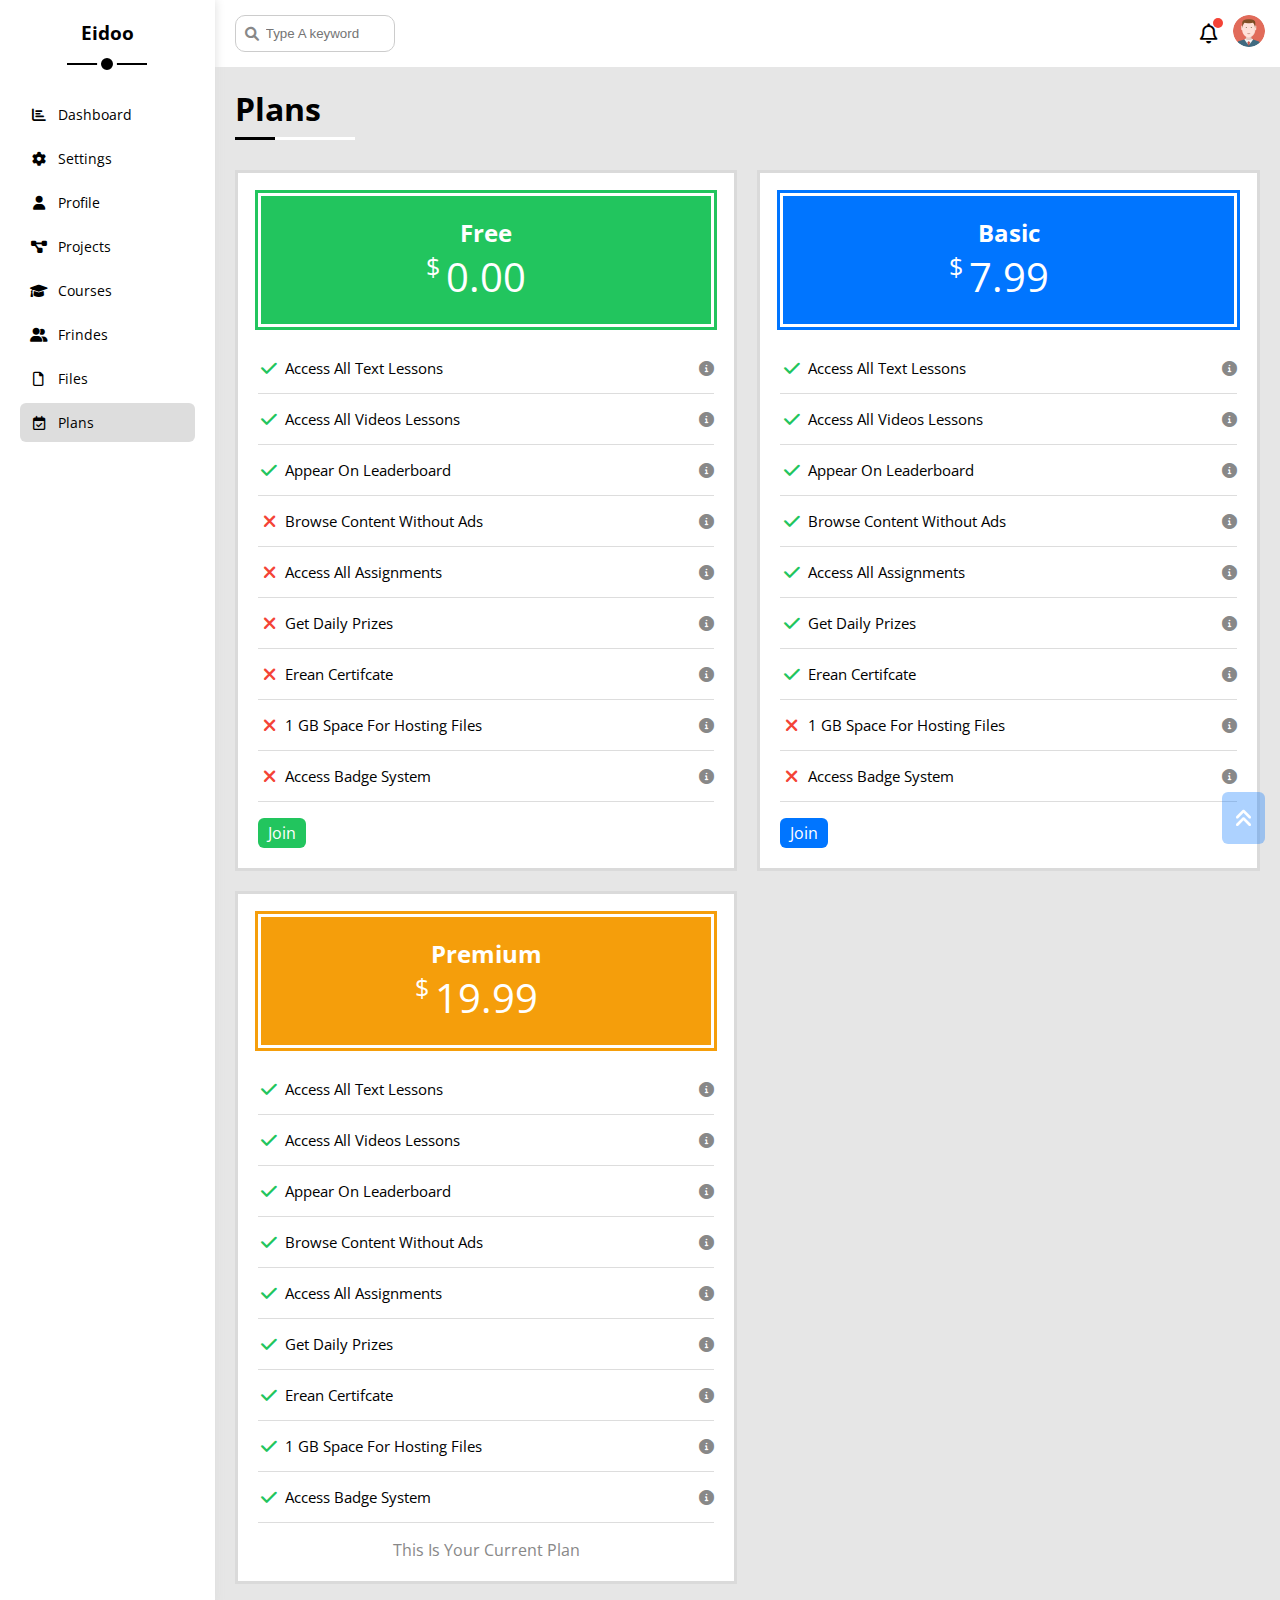
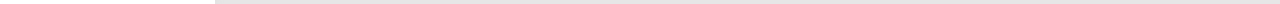
<file: plans.html>
<!DOCTYPE html>
<html lang="en">
<head>
    <meta charset="UTF-8">
    <meta http-equiv="X-UA-Compatible" content="IE=edge">
    <meta name="viewport" content="width=device-width, initial-scale=1.0">
    <title>Plans</title>
    <link rel="stylesheet" href="css/framework.css">
    <link rel="stylesheet" href="css/all.css">
    <link rel="stylesheet" href="css/style.css">
    <link rel="preconnect" href="https://fonts.googleapis.com">
    <link rel="preconnect" href="https://fonts.gstatic.com" crossorigin>
    <link href="https://fonts.googleapis.com/css2?family=Open+Sans:ital,wght@0,300;0,400;0,500;0,600;0,700;0,800;1,300;1,400;1,500&display=swap" rel="stylesheet">
</head>
<body>
    <div class="page d-flex">
        <div class="sidebar bg-white p-20 p-relative ">
            <h3 class="p-relative txt-c mt-0">Eidoo</h3>
            <ul>
                <li>
                    <a class=" d-flex align-center fs-14 c-black rad-6 p-10" href="index.html">
                        <i class="fa-solid fa-chart-bar fa-fw"></i>
                        <span>Dashboard</span>
                    </a>
                </li>
                <li>
                    <a class=" d-flex align-center fs-14 c-black rad-6 p-10" href="settings.html">
                        <i class="fa-solid fa-gear fa-fw"></i>
                        <span>Settings</span>
                    </a>
                </li>
                <li>
                    <a class=" d-flex align-center fs-14 c-black rad-6 p-10" href="profile.html">
                        <i class="fa-solid fa-user fa-fw"></i>
                        <span>Profile</span>
                    </a>
                </li>
                <li>
                    <a class=" d-flex align-center fs-14 c-black rad-6 p-10" href="projects.html">
                        <i class="fa-solid fa-diagram-project fa-fw"></i>
                        <span>Projects</span>
                    </a>
                </li>
                <li>
                    <a class=" d-flex align-center fs-14 c-black rad-6 p-10" href="courses.html">
                        <i class="fa-solid fa-graduation-cap fa-fw"></i>
                        <span>Courses</span>
                    </a>
                </li>
                <li>
                    <a class=" d-flex align-center fs-14 c-black rad-6 p-10" href="frindes.html">
                        <i class="fa-solid fa-user-group fa-fw"></i>
                        <span>Frindes</span>
                    </a>
                </li>
                <li>
                    <a class=" d-flex align-center fs-14 c-black rad-6 p-10" href="files.html">
                        <i class="fa-regular fa-file fa-fw"></i>
                        <span>Files</span>
                    </a>
                </li>
                <li>
                    <a class="active d-flex align-center fs-14 c-black rad-6 p-10" href="plans.html">
                        <i class="fa-regular fa-calendar-check fa-fw"></i>
                        <span>Plans</span>
                    </a>
                </li>
            </ul>
        </div>
        <div class="content w-full">
             <!-- Start Head -->
             <div class="head bg-white p-15 d-flex between-flex" id="head">
                <div class="search p-relative">
                    <input class="p-10" type="search" placeholder="Type A keyword">
                </div>
                <div class="icons d-flex align-center">
                    <span class="notification p-relative">
                        <i class="fa-regular fa-bell fa-lg"></i>
                    </span>
                    <a href="profile.html"><img src="imgs/avatar.png" alt=""></a>
                </div>
            </div>
            <!-- End Head -->
            <h1 class="p-relative">Plans</h1>
            <div class="plans-page d-grid m-20 gap-20">
                <div class="plan green bg-white p-20 b-widged">
                    <div class="top bg-green txt-c p-20">
                        <h2 class="m-0 c-white">Free</h2>
                        <div class="price c-white"><span>$</span>0.00</div>
                    </div>
                    <ul>
                        <li>
                            <i class="fa-solid fa-check fa-fw yes"></i>
                            <span>Access All Text Lessons</span>
                            <i class="fa-solid fa-circle-info help"></i>
                        </li>
                        <li>
                            <i class="fa-solid fa-check fa-fw yes"></i>
                            <span>Access All Videos Lessons</span>
                            <i class="fa-solid fa-circle-info help"></i>
                        </li>
                        <li>
                            <i class="fa-solid fa-check fa-fw yes"></i>
                            <span>Appear On Leaderboard</span>
                            <i class="fa-solid fa-circle-info help"></i>
                        </li>
                        <li>
                            <i class="fa-solid fa-xmark fa-fw "></i>
                            <span>Browse Content Without Ads</span>
                            <i class="fa-solid fa-circle-info help"></i>
                        </li>
                        <li>
                            <i class="fa-solid fa-xmark fa-fw "></i>
                            <span>Access All Assignments</span>
                            <i class="fa-solid fa-circle-info help"></i>
                        </li>
                        <li>
                            <i class="fa-solid fa-xmark fa-fw "></i>
                            <span>Get Daily Prizes</span>
                            <i class="fa-solid fa-circle-info help"></i>
                        </li>
                        <li>
                            <i class="fa-solid fa-xmark fa-fw "></i>
                            <span>Erean Certifcate</span>
                            <i class="fa-solid fa-circle-info help"></i>
                        </li>
                        <li>
                            <i class="fa-solid fa-xmark fa-fw "></i>
                            <span>1 GB Space For Hosting Files</span>
                            <i class="fa-solid fa-circle-info help"></i>
                        </li>
                        <li>
                            <i class="fa-solid fa-xmark fa-fw "></i>
                            <span>Access Badge System</span>
                            <i class="fa-solid fa-circle-info help"></i>
                        </li>
                    </ul>
                    <a class="btn-shape bg-green c-white d-block w-fit" href="courses.html">Join</a>
                </div>
                <div class="plan blue bg-white p-20 b-widged">
                    <div class="top bg-blue txt-c p-20">
                        <h2 class="m-0 c-white">Basic</h2>
                        <div class="price c-white"><span>$</span>7.99</div>
                    </div>
                    <ul>
                        <li>
                            <i class="fa-solid fa-check fa-fw yes"></i>
                            <span>Access All Text Lessons</span>
                            <i class="fa-solid fa-circle-info help"></i>
                        </li>
                        <li>
                            <i class="fa-solid fa-check fa-fw yes"></i>
                            <span>Access All Videos Lessons</span>
                            <i class="fa-solid fa-circle-info help"></i>
                        </li>
                        <li>
                            <i class="fa-solid fa-check fa-fw yes"></i>
                            <span>Appear On Leaderboard</span>
                            <i class="fa-solid fa-circle-info help"></i>
                        </li>
                        <li>
                            <i class="fa-solid fa-check fa-fw yes"></i>
                            <span>Browse Content Without Ads</span>
                            <i class="fa-solid fa-circle-info help"></i>
                        </li>
                        <li>
                            <i class="fa-solid fa-check fa-fw yes"></i>
                            <span>Access All Assignments</span>
                            <i class="fa-solid fa-circle-info help"></i>
                        </li>
                        <li>
                            <i class="fa-solid fa-check fa-fw yes"></i>
                            <span>Get Daily Prizes</span>
                            <i class="fa-solid fa-circle-info help"></i>
                        </li>
                        <li>
                            <i class="fa-solid fa-check fa-fw yes"></i>
                            <span>Erean Certifcate</span>
                            <i class="fa-solid fa-circle-info help"></i>
                        </li>
                        <li>
                            <i class="fa-solid fa-xmark fa-fw "></i>
                            <span>1 GB Space For Hosting Files</span>
                            <i class="fa-solid fa-circle-info help"></i>
                        </li>
                        <li>
                            <i class="fa-solid fa-xmark fa-fw "></i>
                            <span>Access Badge System</span>
                            <i class="fa-solid fa-circle-info help"></i>
                        </li>
                    </ul>
                    <a class="btn-shape bg-blue c-white d-block w-fit" href="courses.html">Join</a>
                </div>
                <div class="plan orange bg-white p-20 b-widged">
                    <div class="top bg-orange txt-c p-20">
                        <h2 class="m-0 c-white">Premium</h2>
                        <div class="price c-white"><span>$</span>19.99</div>
                    </div>
                    <ul>
                        <li>
                            <i class="fa-solid fa-check fa-fw yes"></i>
                            <span>Access All Text Lessons</span>
                            <i class="fa-solid fa-circle-info help"></i>
                        </li>
                        <li>
                            <i class="fa-solid fa-check fa-fw yes"></i>
                            <span>Access All Videos Lessons</span>
                            <i class="fa-solid fa-circle-info help"></i>
                        </li>
                        <li>
                            <i class="fa-solid fa-check fa-fw yes"></i>
                            <span>Appear On Leaderboard</span>
                            <i class="fa-solid fa-circle-info help"></i>
                        </li>
                        <li>
                            <i class="fa-solid fa-check fa-fw yes"></i>
                            <span>Browse Content Without Ads</span>
                            <i class="fa-solid fa-circle-info help"></i>
                        </li>
                        <li>
                            <i class="fa-solid fa-check fa-fw yes"></i>
                            <span>Access All Assignments</span>
                            <i class="fa-solid fa-circle-info help"></i>
                        </li>
                        <li>
                            <i class="fa-solid fa-check fa-fw yes"></i>
                            <span>Get Daily Prizes</span>
                            <i class="fa-solid fa-circle-info help"></i>
                        </li>
                        <li>
                            <i class="fa-solid fa-check fa-fw yes"></i>
                            <span>Erean Certifcate</span>
                            <i class="fa-solid fa-circle-info help"></i>
                        </li>
                        <li>
                            <i class="fa-solid fa-check fa-fw yes"></i>
                            <span>1 GB Space For Hosting Files</span>
                            <i class="fa-solid fa-circle-info help"></i>
                        </li>
                        <li>
                            <i class="fa-solid fa-check fa-fw yes"></i>
                            <span>Access Badge System</span>
                            <i class="fa-solid fa-circle-info help"></i>
                        </li>
                    </ul>
                    <p class="c-gray m-0 txt-c">This Is Your Current Plan</p>
                </div>
                <!-- End Plan -->
            </div>
        </div>
        <a href="#head"  class="to-top btn-shape p-15">
            <i class="fa-solid fa-angles-up fa-lg c-white c-blue fs-15 "></i>
        </a>
    </div>
</body>
</html>
</file>
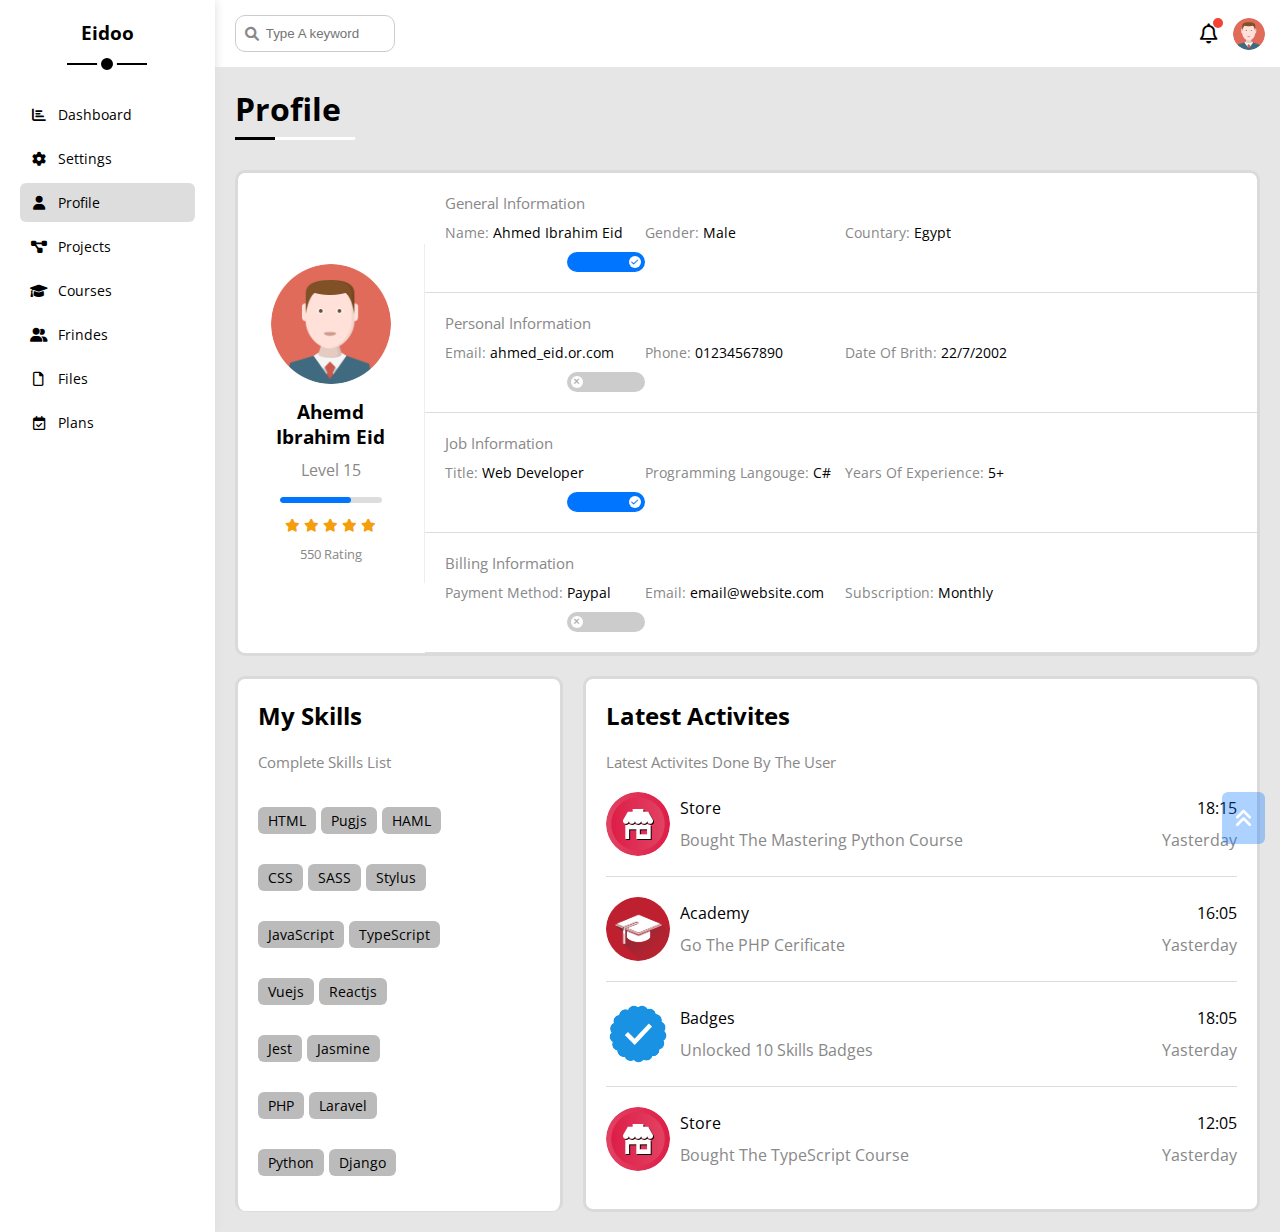
<file: profile.html>
<!DOCTYPE html>
<html lang="en">
<head>
    <meta charset="UTF-8">
    <meta http-equiv="X-UA-Compatible" content="IE=edge">
    <meta name="viewport" content="width=device-width, initial-scale=1.0">
    <title>Profile</title>
    <link rel="stylesheet" href="css/framework.css">
    <link rel="stylesheet" href="css/all.css">
    <link rel="stylesheet" href="css/style.css">
    <link rel="preconnect" href="https://fonts.googleapis.com">
    <link rel="preconnect" href="https://fonts.gstatic.com" crossorigin>
    <link href="https://fonts.googleapis.com/css2?family=Open+Sans:ital,wght@0,300;0,400;0,500;0,600;0,700;0,800;1,300;1,400;1,500&display=swap" rel="stylesheet">
</head>
<body>
    <div class="page d-flex">
        <div class="sidebar bg-white p-20 p-relative ">
            <h3 class="p-relative txt-c mt-0">Eidoo</h3>
            <ul>
                <li>
                    <a class=" d-flex align-center fs-14 c-black rad-6 p-10" href="index.html">
                        <i class="fa-solid fa-chart-bar fa-fw"></i>
                        <span>Dashboard</span>
                    </a>
                </li>
                <li>
                    <a class=" d-flex align-center fs-14 c-black rad-6 p-10" href="settings.html">
                        <i class="fa-solid fa-gear fa-fw"></i>
                        <span>Settings</span>
                    </a>
                </li>
                <li>
                    <a class="active d-flex align-center fs-14 c-black rad-6 p-10" href="profile.html">
                        <i class="fa-solid fa-user fa-fw"></i>
                        <span>Profile</span>
                    </a>
                </li>
                <li>
                    <a class=" d-flex align-center fs-14 c-black rad-6 p-10" href="projects.html">
                        <i class="fa-solid fa-diagram-project fa-fw"></i>
                        <span>Projects</span>
                    </a>
                </li>
                <li>
                    <a class=" d-flex align-center fs-14 c-black rad-6 p-10" href="courses.html">
                        <i class="fa-solid fa-graduation-cap fa-fw"></i>
                        <span>Courses</span>
                    </a>
                </li>
                <li>
                    <a class=" d-flex align-center fs-14 c-black rad-6 p-10" href="frindes.html">
                        <i class="fa-solid fa-user-group fa-fw"></i>
                        <span>Frindes</span>
                    </a>
                </li>
                <li>
                    <a class=" d-flex align-center fs-14 c-black rad-6 p-10" href="files.html">
                        <i class="fa-regular fa-file fa-fw"></i>
                        <span>Files</span>
                    </a>
                </li>
                <li>
                    <a class=" d-flex align-center fs-14 c-black rad-6 p-10" href="plans.html">
                        <i class="fa-regular fa-calendar-check fa-fw"></i>
                        <span>Plans</span>
                    </a>
                </li>
            </ul>
        </div>
        <div class="content w-full">
             <!-- Start Head -->
             <div class="head bg-white p-15 d-flex between-flex" id="head">
                <div class="search p-relative">
                    <input class="p-10" type="search" placeholder="Type A keyword">
                </div>
                <div class="icons d-flex align-center">
                    <span class="notification p-relative">
                        <i class="fa-regular fa-bell fa-lg"></i>
                    </span>
                    <img src="imgs/avatar.png" alt="">
                </div>
            </div>
            <!-- End Head -->
            <h1 class="p-relative">Profile</h1>
            <div class="profile-page m-20">
                <!-- Start OverView-->
                <div class="overview bg-white rad-10 d-flex align-center b-widged">
                    <div class="avatar-box txt-c p-20">
                        <img class="mb-10 rad-half " src="imgs/avatar.png" alt="">
                        <h3 class="m-0">Ahemd Ibrahim Eid</h3>
                        <p class="c-gray mt-10">Level 15</p>
                        <div class="level rad-6  p-relative">
                            <span style="width: 70%"></span>
                        </div>
                        <div class="rating mt-10 mb-10">
                            <i class="fa-solid fa-star c-orange fs-13"></i>
                            <i class="fa-solid fa-star c-orange fs-13"></i>
                            <i class="fa-solid fa-star c-orange fs-13"></i>
                            <i class="fa-solid fa-star c-orange fs-13"></i>
                            <i class="fa-solid fa-star c-orange fs-13"></i>
                        </div>
                        <p class="c-gray m-0 fs-13">550 Rating</p>
                    </div>
                    <div class="info-box w-full txt-c-mobile">
                        <!-- Start Information Row -->
                        <div class="box p-20 d-flex align-center">
                            <h4 class="c-gray fs-15 m-0 w-full">General Information</h4>
                            <div class="fs-14">
                                <span class="c-gray">Name:</span>
                                <span>Ahmed Ibrahim Eid</span>
                            </div>
                            <div class="fs-14">
                                <span class="c-gray">Gender:</span>
                                <span>Male</span>
                            </div>
                            <div class="fs-14">
                                <span class="c-gray">Countary:</span>
                                <span>Egypt</span>
                            </div>
                            <div class="fs-14">
                                <label>
                                    <input class="toggle-checkbox" type="checkbox" checked>
                                    <div class="toggle-switch"></div>
                                </label>
                            </div>
                        </div>
                        <!-- End Information Row -->
                        <!-- Start Information Row -->
                        <div class="box p-20 d-flex align-center">
                            <h4 class="c-gray fs-15 m-0 w-full">Personal Information</h4>
                            <div class="fs-14">
                                <span class="c-gray">Email:</span>
                                <span>ahmed_eid.or.com</span>
                            </div>
                            <div class="fs-14">
                                <span class="c-gray">Phone:</span>
                                <span>01234567890</span>
                            </div>
                            <div class="fs-14">
                                <span class="c-gray">Date Of Brith:</span>
                                <span>22/7/2002</span>
                            </div>
                            <div class="fs-14">
                                <label>
                                    <input class="toggle-checkbox" type="checkbox" >
                                    <div class="toggle-switch"></div>
                                </label>
                            </div>
                        </div>
                        <!-- End Information Row -->
                        <!-- Start Information Row -->
                        <div class="box p-20 d-flex align-center">
                            <h4 class="c-gray fs-15 m-0 w-full">Job Information</h4>
                            <div class="fs-14">
                                <span class="c-gray">Title:</span>
                                <span>Web Developer</span>
                            </div>
                            <div class="fs-14">
                                <span class="c-gray">Programming Langouge:</span>
                                <span>C#</span>
                            </div>
                            <div class="fs-14">
                                <span class="c-gray">Years Of Experience:</span>
                                <span>5+</span>
                            </div>
                            <div class="fs-14">
                                <label>
                                    <input class="toggle-checkbox" type="checkbox" checked>
                                    <div class="toggle-switch"></div>
                                </label>
                            </div>
                        </div>
                        <!-- End Information Row -->
                        <!-- Start Information Row -->
                        <div class="box p-20 d-flex align-center">
                            <h4 class="c-gray fs-15 m-0 w-full">Billing Information</h4>
                            <div class="fs-14">
                                <span class="c-gray">Payment Method:</span>
                                <span>Paypal</span>
                            </div>
                            <div class="fs-14">
                                <span class="c-gray">Email:</span>
                                <span>email@website.com</span>
                            </div>
                            <div class="fs-14">
                                <span class="c-gray">Subscription:</span>
                                <span>Monthly</span>
                            </div>
                            <div class="fs-14">
                                <label>
                                    <input class="toggle-checkbox" type="checkbox">
                                    <div class="toggle-switch"></div>
                                </label>
                            </div>
                        </div>
                        <!-- End Information Row -->
                    </div>
                </div>
                <!-- End OverView-->
                <!-- Start Other Data -->
                <div class="other-data d-flex gap-20">
                    <div class="skills-card b-widged p-20 bg-white rad-10 mt-20">
                        <h2 class="mt-0 mb-20">My Skills</h2>
                        <p class="mt-0 mb-20 c-gray fs-15">Complete Skills List</p>
                        <ul class="m-0 txt-c-mobile">
                            <li><span>HTML</span><Span>Pugjs</Span><span>HAML</span></li>
                            <li><span>CSS</span><span>SASS</span><span>Stylus</span></li>
                            <li><span>JavaScript</span><span>TypeScript</span></li>
                            <li><span>Vuejs</span><span>Reactjs</span></li>
                            <li><span>Jest</span><span>Jasmine</span></li>
                            <li><span>PHP</span><span>Laravel</span></li>
                            <li><span>Python</span><span>Django</span></li>
                        </ul>
                    </div>
                    <div class="activites b-widged p-20 bg-white rad-10 mt-20">
                        <h2 class="mt-0 mb-20">Latest Activites</h2>
                        <p class="mt-0 mb-20 c-gray fs-15">Latest Activites Done By The User </p>
                        <div class="activity d-flex align-center txt-c-mobile">
                            <img src="imgs/activity-01.png" alt="">
                            <div class="info">
                                <span class="d-block mb-10">Store</span>
                                <span class="c-gray">Bought The Mastering Python Course</span>
                            </div>
                            <div class="date">
                                <span class="d-block mb-10">18:15</span>
                                <span class="c-gray">Yasterday</span>
                            </div>
                        </div>
                        <div class="activity d-flex align-center txt-c-mobile">
                            <img src="imgs/activity-02.png" alt="">
                            <div class="info">
                                <span class="d-block mb-10">Academy</span>
                                <span class="c-gray">Go The PHP Cerificate</span>
                            </div>
                            <div class="date">
                                <span class="d-block mb-10">16:05</span>
                                <span class="c-gray">Yasterday</span>
                            </div>
                        </div>
                        <div class="activity d-flex align-center txt-c-mobile">
                            <img src="imgs/activity-03.png" alt="">
                            <div class="info">
                                <span class="d-block mb-10">Badges</span>
                                <span class="c-gray">Unlocked 10 Skills Badges</span>
                            </div>
                            <div class="date">
                                <span class="d-block mb-10">18:05</span>
                                <span class="c-gray">Yasterday</span>
                            </div>
                        </div>
                        <div class="activity d-flex align-center txt-c-mobile">
                            <img src="imgs/activity-01.png" alt="">
                            <div class="info">
                                <span class="d-block mb-10">Store</span>
                                <span class="c-gray">Bought The TypeScript Course</span>
                            </div>
                            <div class="date">
                                <span class="d-block mb-10">12:05</span>
                                <span class="c-gray">Yasterday</span>
                            </div>
                        </div>
                    </div>
                </div>
                <!-- End Other Data -->
            </div>
        </div>
        <a href="#head"  class="to-top btn-shape p-15">
            <i class="fa-solid fa-angles-up fa-lg c-white c-blue fs-15 "></i>
        </a>
    </div>
</body>
</html>
</file>
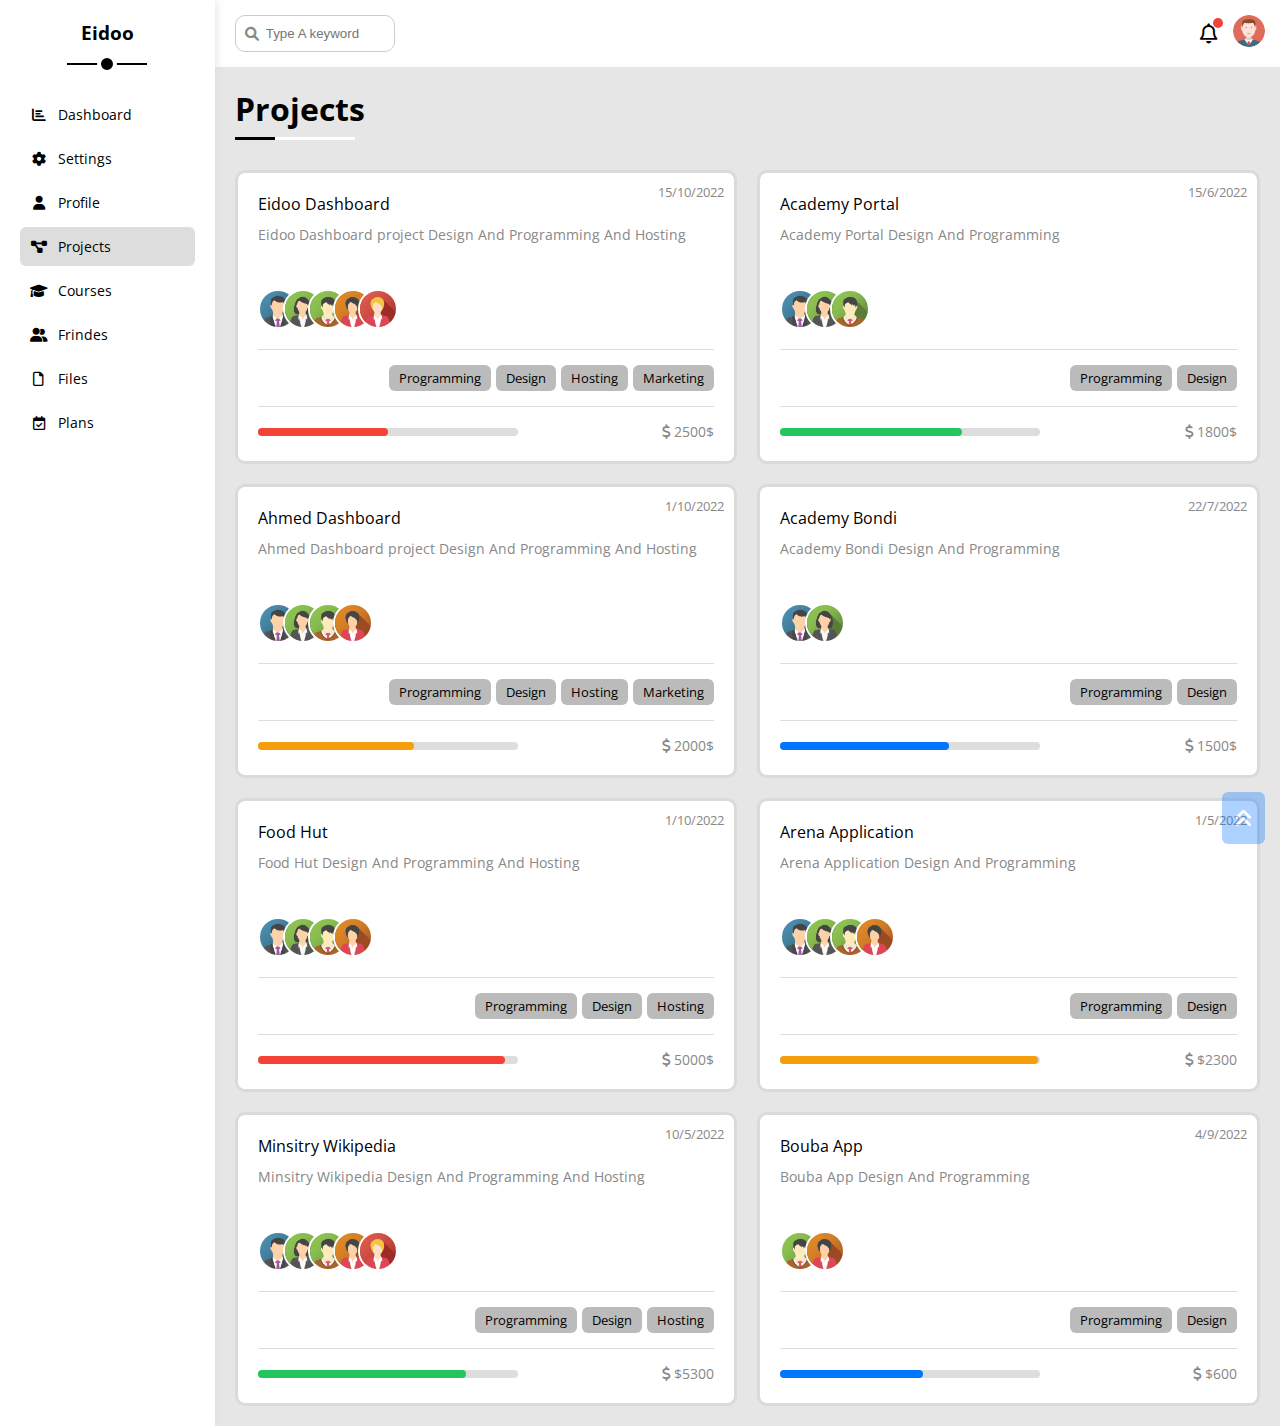
<file: projects.html>
<!DOCTYPE html>
<html lang="en">
<head>
    <meta charset="UTF-8">
    <meta http-equiv="X-UA-Compatible" content="IE=edge">
    <meta name="viewport" content="width=device-width, initial-scale=1.0">
    <title>Projects</title>
    <link rel="stylesheet" href="css/framework.css">
    <link rel="stylesheet" href="css/all.css">
    <link rel="stylesheet" href="css/style.css">
    <link rel="preconnect" href="https://fonts.googleapis.com">
    <link rel="preconnect" href="https://fonts.gstatic.com" crossorigin>
    <link href="https://fonts.googleapis.com/css2?family=Open+Sans:ital,wght@0,300;0,400;0,500;0,600;0,700;0,800;1,300;1,400;1,500&display=swap" rel="stylesheet">
</head>
<body>
    <div class="page d-flex">
        <div class="sidebar bg-white p-20 p-relative ">
            <h3 class="p-relative txt-c mt-0">Eidoo</h3>
            <ul>
                <li>
                    <a class=" d-flex align-center fs-14 c-black rad-6 p-10" href="index.html">
                        <i class="fa-solid fa-chart-bar fa-fw"></i>
                        <span>Dashboard</span>
                    </a>
                </li>
                <li>
                    <a class=" d-flex align-center fs-14 c-black rad-6 p-10" href="settings.html">
                        <i class="fa-solid fa-gear fa-fw"></i>
                        <span>Settings</span>
                    </a>
                </li>
                <li>
                    <a class=" d-flex align-center fs-14 c-black rad-6 p-10" href="profile.html">
                        <i class="fa-solid fa-user fa-fw"></i>
                        <span>Profile</span>
                    </a>
                </li>
                <li>
                    <a class="active d-flex align-center fs-14 c-black rad-6 p-10" href="projects.html">
                        <i class="fa-solid fa-diagram-project fa-fw"></i>
                        <span>Projects</span>
                    </a>
                </li>
                <li>
                    <a class=" d-flex align-center fs-14 c-black rad-6 p-10" href="courses.html">
                        <i class="fa-solid fa-graduation-cap fa-fw"></i>
                        <span>Courses</span>
                    </a>
                </li>
                <li>
                    <a class=" d-flex align-center fs-14 c-black rad-6 p-10" href="frindes.html">
                        <i class="fa-solid fa-user-group fa-fw"></i>
                        <span>Frindes</span>
                    </a>
                </li>
                <li>
                    <a class=" d-flex align-center fs-14 c-black rad-6 p-10" href="files.html">
                        <i class="fa-regular fa-file fa-fw"></i>
                        <span>Files</span>
                    </a>
                </li>
                <li>
                    <a class=" d-flex align-center fs-14 c-black rad-6 p-10" href="plans.html">
                        <i class="fa-regular fa-calendar-check fa-fw"></i>
                        <span>Plans</span>
                    </a>
                </li>
            </ul>
        </div>
        <div class="content w-full">
             <!-- Start Head -->
             <div class="head bg-white p-15 d-flex between-flex" id="head">
                <div class="search p-relative">
                    <input class="p-10" type="search" placeholder="Type A keyword">
                </div>
                <div class="icons d-flex align-center">
                    <span class="notification p-relative">
                        <i class="fa-regular fa-bell fa-lg"></i>
                    </span>
                    <a href="profile.html"><img src="imgs/avatar.png" alt=""></a>
                </div>
            </div>
            <!-- End Head -->
            <h1 class="p-relative">Projects</h1>
            <div class="projects-page d-grid m-20 gap-20">
                <div class="project bg-white p-20 rad-10 p-relative b-widged ">
                    <span class="date fs-13 c-gray">15/10/2022</span>
                    <h4 class="m-0">Eidoo Dashboard</h4>
                    <p class="c-gray mt-10 mb-10 fs-14">Eidoo Dashboard project Design And Programming And Hosting</p>
                    <div class="team">
                        <a href=""><img src="imgs/team-01.png" alt=""></a>
                        <a href=""><img src="imgs/team-02.png" alt=""></a>
                        <a href=""><img src="imgs/team-03.png" alt=""></a>
                        <a href=""><img src="imgs/team-04.png" alt=""></a>
                        <a href=""><img src="imgs/team-05.png" alt=""></a>
                    </div>
                    <div class="do d-flex ">
                        <span class="fs-13 rad-6 btn-shape ">Programming</span>
                        <span class="fs-13 rad-6 btn-shape ">Design</span>
                        <span class="fs-13 rad-6 btn-shape ">Hosting</span>
                        <span class="fs-13 rad-6 btn-shape ">Marketing</span>
                    </div>
                    <div class="info between-flex">
                        <div class="prog ">
                            <span style="width: 50%" class="bg-red"></span>
                        </div>
                        <div class="fs-14 c-gray">
                            <i class="fa-solid fa-dollar-sign"></i>
                            2500$
                        </div>
                    </div>
                </div>
                <div class="project bg-white p-20 rad-10 p-relative b-widged ">
                    <span class="date fs-13 c-gray">15/6/2022</span>
                    <h4 class="m-0">Academy Portal</h4>
                    <p class="c-gray mt-10 mb-10 fs-14">Academy Portal Design And Programming </p>
                    <div class="team">
                        <a href=""><img src="imgs/team-01.png" alt=""></a>
                        <a href=""><img src="imgs/team-02.png" alt=""></a>
                        <a href=""><img src="imgs/team-03.png" alt=""></a>
                    </div>
                    <div class="do d-flex ">
                        <span class="fs-13 rad-6 btn-shape ">Programming</span>
                        <span class="fs-13 rad-6 btn-shape ">Design</span>
                    </div>
                    <div class="info between-flex">
                        <div class="prog ">
                            <span style="width: 70%" class="bg-green"></span>
                        </div>
                        <div class="fs-14 c-gray">
                            <i class="fa-solid fa-dollar-sign"></i>
                            1800$
                        </div>
                    </div>
                </div>
                <div class="project bg-white p-20 rad-10 p-relative b-widged ">
                    <span class="date fs-13 c-gray">1/10/2022</span>
                    <h4 class="m-0">Ahmed Dashboard</h4>
                    <p class="c-gray mt-10 mb-10 fs-14">Ahmed Dashboard project Design And Programming And Hosting</p>
                    <div class="team">
                        <a href=""><img src="imgs/team-01.png" alt=""></a>
                        <a href=""><img src="imgs/team-02.png" alt=""></a>
                        <a href=""><img src="imgs/team-03.png" alt=""></a>
                        <a href=""><img src="imgs/team-04.png" alt=""></a>
                    </div>
                    <div class="do d-flex ">
                        <span class="fs-13 rad-6 btn-shape ">Programming</span>
                        <span class="fs-13 rad-6 btn-shape ">Design</span>
                        <span class="fs-13 rad-6 btn-shape ">Hosting</span>
                        <span class="fs-13 rad-6 btn-shape ">Marketing</span>
                    </div>
                    <div class="info between-flex">
                        <div class="prog ">
                            <span style="width: 60%" class="bg-orange"></span>
                        </div>
                        <div class="fs-14 c-gray">
                            <i class="fa-solid fa-dollar-sign"></i>
                            2000$
                        </div>
                    </div>
                </div>
                <div class="project bg-white p-20 rad-10 p-relative b-widged ">
                    <span class="date fs-13 c-gray">22/7/2022</span>
                    <h4 class="m-0">Academy Bondi</h4>
                    <p class="c-gray mt-10 mb-10 fs-14">Academy Bondi Design And Programming </p>
                    <div class="team">
                        <a href=""><img src="imgs/team-01.png" alt=""></a>
                        <a href=""><img src="imgs/team-02.png" alt=""></a>
                    </div>
                    <div class="do d-flex ">
                        <span class="fs-13 rad-6 btn-shape ">Programming</span>
                        <span class="fs-13 rad-6 btn-shape ">Design</span>
                    </div>
                    <div class="info between-flex">
                        <div class="prog ">
                            <span style="width: 65%" class="bg-blue"></span>
                        </div>
                        <div class="fs-14 c-gray">
                            <i class="fa-solid fa-dollar-sign"></i>
                            1500$
                        </div>
                    </div>
                </div>
                <div class="project bg-white p-20 rad-10 p-relative b-widged ">
                    <span class="date fs-13 c-gray">1/10/2022</span>
                    <h4 class="m-0">Food Hut</h4>
                    <p class="c-gray mt-10 mb-10 fs-14">Food Hut Design And Programming And Hosting </p>
                    <div class="team">
                        <a href=""><img src="imgs/team-01.png" alt=""></a>
                        <a href=""><img src="imgs/team-02.png" alt=""></a>
                        <a href=""><img src="imgs/team-03.png" alt=""></a>
                        <a href=""><img src="imgs/team-04.png" alt=""></a>
                    </div>
                    <div class="do d-flex ">
                        <span class="fs-13 rad-6 btn-shape ">Programming</span>
                        <span class="fs-13 rad-6 btn-shape ">Design</span>
                        <span class="fs-13 rad-6 btn-shape ">Hosting</span>
                    </div>
                    <div class="info between-flex">
                        <div class="prog ">
                            <span style="width: 95%" class="bg-red"></span>
                        </div>
                        <div class="fs-14 c-gray">
                            <i class="fa-solid fa-dollar-sign"></i>
                            5000$
                        </div>
                    </div>
                </div>
                <div class="project bg-white p-20 rad-10 p-relative b-widged ">
                    <span class="date fs-13 c-gray">1/5/2022</span>
                    <h4 class="m-0">Arena Application</h4>
                    <p class="c-gray mt-10 mb-10 fs-14">Arena Application Design And Programming </p>
                    <div class="team">
                        <a href=""><img src="imgs/team-01.png" alt=""></a>
                        <a href=""><img src="imgs/team-02.png" alt=""></a>
                        <a href=""><img src="imgs/team-03.png" alt=""></a>
                        <a href=""><img src="imgs/team-04.png" alt=""></a>
                    </div>
                    <div class="do d-flex ">
                        <span class="fs-13 rad-6 btn-shape ">Programming</span>
                        <span class="fs-13 rad-6 btn-shape ">Design</span>
                    </div>
                    <div class="info between-flex">
                        <div class="prog ">
                            <span style="width: 99%" class="bg-orange"></span>
                        </div>
                        <div class="fs-14 c-gray">
                            <i class="fa-solid fa-dollar-sign"></i>
                            $2300
                        </div>
                    </div>
                </div>
                <div class="project bg-white p-20 rad-10 p-relative b-widged ">
                    <span class="date fs-13 c-gray">10/5/2022</span>
                    <h4 class="m-0">Minsitry Wikipedia</h4>
                    <p class="c-gray mt-10 mb-10 fs-14">Minsitry Wikipedia Design And Programming And Hosting </p>
                    <div class="team">
                        <a href=""><img src="imgs/team-01.png" alt=""></a>
                        <a href=""><img src="imgs/team-02.png" alt=""></a>
                        <a href=""><img src="imgs/team-03.png" alt=""></a>
                        <a href=""><img src="imgs/team-04.png" alt=""></a>
                        <a href=""><img src="imgs/team-05.png" alt=""></a>
                    </div>
                    <div class="do d-flex ">
                        <span class="fs-13 rad-6 btn-shape ">Programming</span>
                        <span class="fs-13 rad-6 btn-shape ">Design</span>
                        <span class="fs-13 rad-6 btn-shape ">Hosting</span>
                    </div>
                    <div class="info between-flex">
                        <div class="prog ">
                            <span style="width: 80%" class="bg-green"></span>
                        </div>
                        <div class="fs-14 c-gray">
                            <i class="fa-solid fa-dollar-sign"></i>
                            $5300
                        </div>
                    </div>
                </div>
                <div class="project bg-white p-20 rad-10 p-relative b-widged ">
                    <span class="date fs-13 c-gray">4/9/2022</span>
                    <h4 class="m-0">Bouba App</h4>
                    <p class="c-gray mt-10 mb-10 fs-14">Bouba App Design And Programming </p>
                    <div class="team">
                        <a href=""><img src="imgs/team-03.png" alt=""></a>
                        <a href=""><img src="imgs/team-04.png" alt=""></a>
                    </div>
                    <div class="do d-flex ">
                        <span class="fs-13 rad-6 btn-shape ">Programming</span>
                        <span class="fs-13 rad-6 btn-shape ">Design</span>
                    </div>
                    <div class="info between-flex">
                        <div class="prog ">
                            <span style="width: 55%" class="bg-blue"></span>
                        </div>
                        <div class="fs-14 c-gray">
                            <i class="fa-solid fa-dollar-sign"></i>
                            $600
                        </div>
                    </div>
                </div>
            </div>
        </div>
        <a href="#head"  class="to-top btn-shape p-15">
            <i class="fa-solid fa-angles-up fa-lg c-white c-blue fs-15 "></i>
        </a>
    </div>
</body>
</html>
</file>
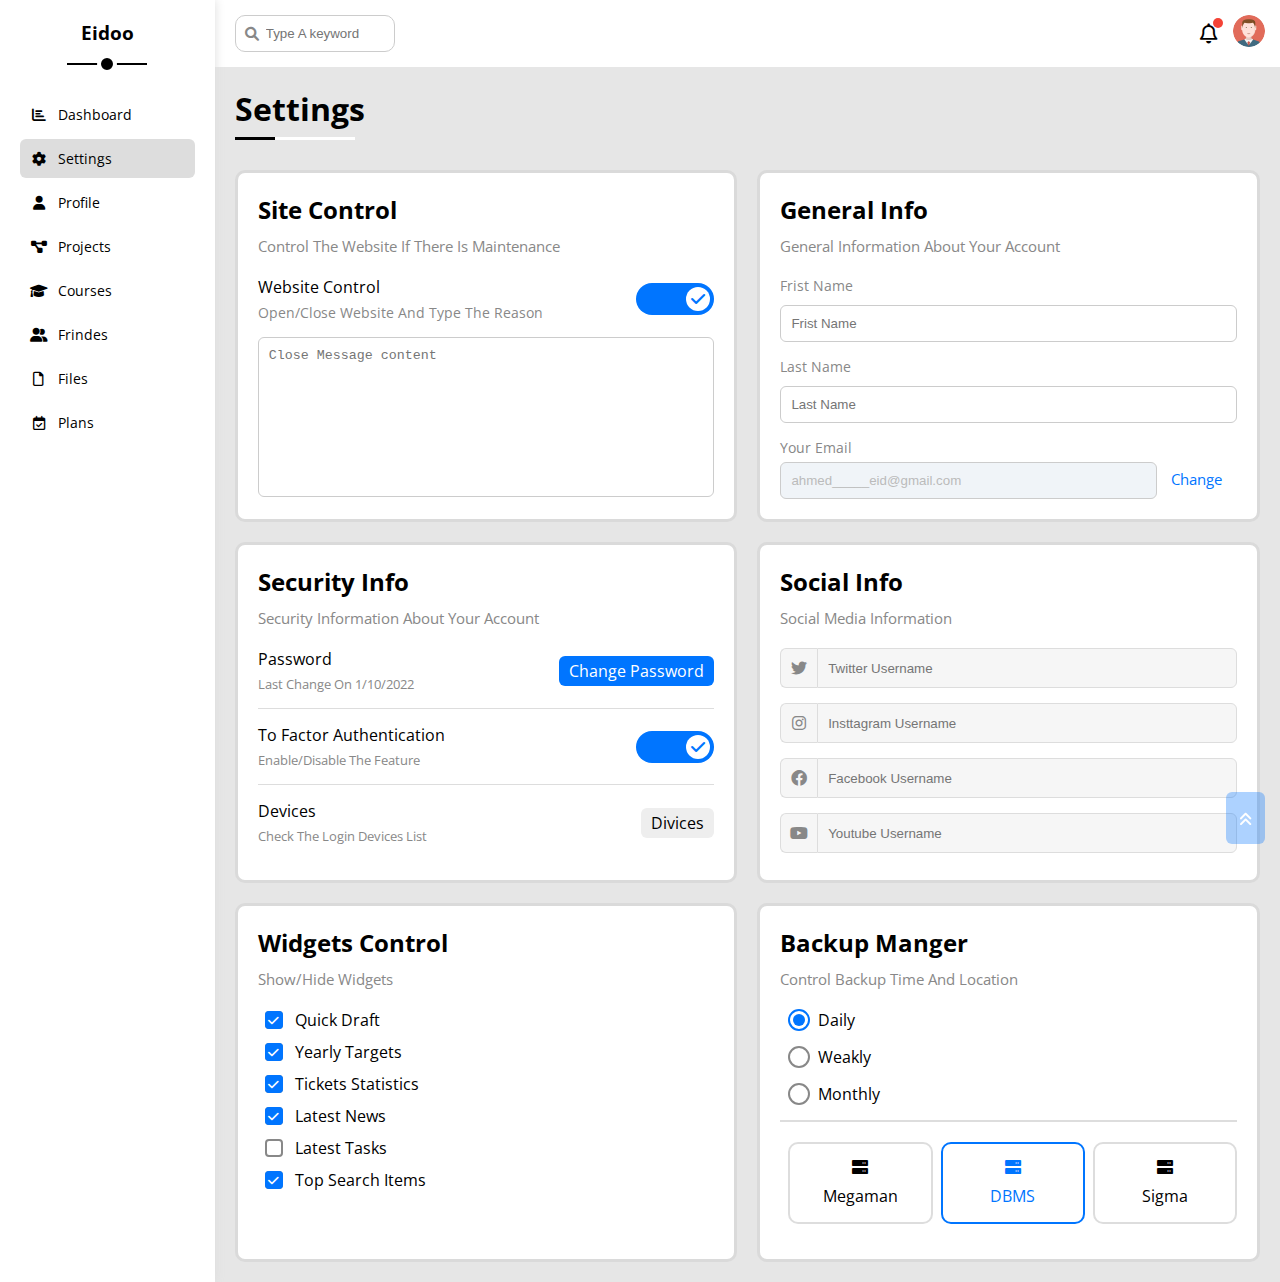
<file: settings.html>
<!DOCTYPE html>
<html lang="en">
<head>
    <meta charset="UTF-8">
    <meta http-equiv="X-UA-Compatible" content="IE=edge">
    <meta name="viewport" content="width=device-width, initial-scale=1.0">
    <title>Settings</title>
    <link rel="stylesheet" href="css/all.css">
    <link rel="stylesheet" href="css/framework.css">
    <link rel="stylesheet" href="css/style.css">
    <link rel="preconnect" href="https://fonts.googleapis.com">
    <link rel="preconnect" href="https://fonts.gstatic.com" crossorigin>
    <link href="https://fonts.googleapis.com/css2?family=Open+Sans:ital,wght@0,300;0,400;0,500;0,600;0,700;0,800;1,300;1,400;1,500&display=swap" rel="stylesheet">
</head>
<body>
    <div class="page d-flex">
        <div class="sidebar bg-white p-20 p-relative ">
            <h3 class="p-relative txt-c mt-0">Eidoo</h3>
            <ul>
                <li>
                    <a class=" d-flex align-center fs-14 c-black rad-6 p-10" href="index.html">
                        <i class="fa-solid fa-chart-bar fa-fw"></i>
                        <span>Dashboard</span>
                    </a>
                </li>
                <li>
                    <a class="active d-flex align-center fs-14 c-black rad-6 p-10" href="settings.html">
                        <i class="fa-solid fa-gear fa-fw"></i>
                        <span>Settings</span>
                    </a>
                </li>
                <li>
                    <a class=" d-flex align-center fs-14 c-black rad-6 p-10" href="profile.html">
                        <i class="fa-solid fa-user fa-fw"></i>
                        <span>Profile</span>
                    </a>
                </li>
                <li>
                    <a class=" d-flex align-center fs-14 c-black rad-6 p-10" href="projects.html">
                        <i class="fa-solid fa-diagram-project fa-fw"></i>
                        <span>Projects</span>
                    </a>
                </li>
                <li>
                    <a class=" d-flex align-center fs-14 c-black rad-6 p-10" href="courses.html">
                        <i class="fa-solid fa-graduation-cap fa-fw"></i>
                        <span>Courses</span>
                    </a>
                </li>
                <li>
                    <a class=" d-flex align-center fs-14 c-black rad-6 p-10" href="frindes.html">
                        <i class="fa-solid fa-user-group fa-fw"></i>
                        <span>Frindes</span>
                    </a>
                </li>
                <li>
                    <a class=" d-flex align-center fs-14 c-black rad-6 p-10" href="files.html">
                        <i class="fa-regular fa-file fa-fw"></i>
                        <span>Files</span>
                    </a>
                </li>
                <li>
                    <a class=" d-flex align-center fs-14 c-black rad-6 p-10" href="plans.html">
                        <i class="fa-regular fa-calendar-check fa-fw"></i>
                        <span>Plans</span>
                    </a>
                </li>
            </ul>
        </div>
        <div class="content w-full">
             <!-- Start Head -->
             <div class="head bg-white p-15 d-flex between-flex" id="head">
                <div class="search p-relative">
                    <input class="p-10" type="search" placeholder="Type A keyword">
                </div>
                <div class="icons d-flex align-center">
                    <span class="notification p-relative">
                        <i class="fa-regular fa-bell fa-lg"></i>
                    </span>
                    <a href="profile.html"><img src="imgs/avatar.png" alt=""></a>
                </div>
            </div>
            <!-- End Head -->
            <h1 class="p-relative">Settings</h1>
            <div class=" settings-page m-20 d-grid gap-20">
                <!-- Start Setting Box-->
                <div class="p-20 bg-white rad-10 b-widged">
                    <h2 class="mt-0 mb-10">Site Control</h2>
                    <p class="mt-0 mb-20 c-gray fs-15">Control The Website If There Is Maintenance</p>
                    <div class="mb-15 between-flex">
                        <div>
                            <span>Website Control</span>
                            <p class="c-gray mt-5 mb-0 fs-14">Open/Close Website And Type The Reason</p>
                        </div>
                        <div>
                            <!-- Start Toggle Switch -->
                            <label>
                                <input class="toggle-checkbox" type="checkbox" checked>
                                <div class="toggle-switch"></div>
                            </label>
                            <!-- End Toggle Switch -->
                        </div>
                    </div>
                    <textarea class="close-message b-none p-10 rad-6 d-block w-full" placeholder="Close Message content"></textarea>
                </div>
                <!-- End Setting Box-->
                <!-- Start Setting Box-->
                <div class="p-20 bg-white rad-10 b-widged">
                    <h2 class="mt-0 mb-10">General Info</h2>
                    <p class="mt-0 mb-20 c-gray fs-15">General Information About Your Account</p>
                    <div class="mb-15">
                       <label class="fs-14 c-gray d-block mb-10" for="frist">Frist Name</label>
                       <input class="b-none p-10 rad-6 d-block w-full border-ccc" type="text" id="frist" placeholder="Frist Name">
                    </div>
                    <div class="mb-15">
                       <label class="fs-14 c-gray d-block mb-10" for="last">Last Name</label>
                       <input class="b-none p-10 rad-6 d-block w-full border-ccc" type="text" id="last" placeholder="Last Name">
                    </div>
                    <div >
                       <label class="fs-14 c-gray d-block mb-5" for="email">Your Email</label>
                       <input class="email b-none p-10 rad-6 d-block w-full border-ccc mr-10" type="email" id="email" value="ahmed_____eid@gmail.com" disabled>
                       <a class="c-blue fs-15" href="">Change</a>
                    </div>
                </div>
                <!-- End Setting Box-->
                <!-- Start Setting Box-->
                <div class="p-20 bg-white rad-10 b-widged">
                    <h2 class="mt-0 mb-10">Security Info</h2>
                    <p class="mt-0 mb-20 c-gray fs-15">Security Information About Your Account</p>
                    <div class="sec-box mb-15 between-flex">
                        <div>
                            <span>Password</span>
                            <p class="c-gray mt-5 mb-0 fs-13">Last Change On 1/10/2022</p>
                        </div>
                        <a class="button bg-blue c-white btn-shape txt-c-mobile" href="">Change Password</a>
                    </div>
                    <div class="sec-box mb-15 between-flex">
                        <div>
                            <span>To Factor Authentication</span>
                            <p class="c-gray mt-5 mb-0 fs-13">Enable/Disable The Feature</p>
                        </div>
                         <!-- Start Toggle Switch -->
                         <label>
                            <input class="toggle-checkbox" type="checkbox" checked>
                            <div class="toggle-switch"></div>
                        </label>
                        <!-- End Toggle Switch -->
                    </div>
                    <div class="sec-box between-flex">
                        <div>
                            <span>Devices</span>
                            <p class="c-gray mt-5 mb-0 fs-13">Check The Login Devices List</p>
                        </div>
                        <a class=" bg-eee c-black btn-shape" href="">Divices</a>
                    </div>
                </div>
                <!-- End Setting Box-->
                <!-- Start Setting Box-->
                    <div class="social-boxes p-20 bg-white rad-10 b-widged">
                        <h2 class="mt-0 mb-10">Social Info </h2>
                        <p class="mt-0 mb-20 c-gray fs-15">Social Media Information</p>
                        <div class="d-flex align-center mb-15 ">
                            <i class="fa-brands fa-twitter c-gray center-flex"></i>
                            <input class="w-full" type="text" placeholder="Twitter Username">
                        </div>
                        <div class="d-flex align-center mb-15 ">
                            <i class="fa-brands fa-instagram c-gray center-flex"></i>
                            <input class="w-full" type="text" placeholder="Insttagram Username">
                        </div>
                        <div class="d-flex align-center mb-15 ">
                            <i class="fa-brands fa-facebook c-gray center-flex"></i>
                            <input class="w-full" type="text" placeholder="Facebook Username">
                        </div>
                        <div class="d-flex align-center">
                            <i class="fa-brands fa-youtube c-gray center-flex"></i>
                            <input class="w-full" type="text" placeholder="Youtube Username">
                        </div>
                    </div>
                <!-- End Setting Box-->
                <!-- Start Setting Box-->
                    <div class=" widgets-control p-20 bg-white rad-10 b-widged">
                         <h2 class="mt-0 mb-10">Widgets Control</h2>
                         <p class="mt-0 mb-20 c-gray fs-15">Show/Hide Widgets</p>
                        <div class="control d-flex align-center mb-10">
                            <input type="checkbox" id="one" checked>
                            <label for="one">Quick Draft</label>
                        </div>
                        <div class="control d-flex align-center mb-10">
                            <input type="checkbox" id="two" checked>
                            <label for="two">Yearly Targets</label>
                        </div>
                        <div class="control d-flex align-center mb-10">
                            <input type="checkbox" id="three" checked>
                            <label for="three">Tickets Statistics</label>
                        </div>
                        <div class="control d-flex align-center mb-10">
                            <input type="checkbox" id="four" checked>
                            <label for="four">Latest News</label>
                        </div>
                        <div class="control d-flex align-center mb-10">
                            <input type="checkbox" id="five">
                            <label for="five">Latest Tasks</label>
                        </div>
                        <div class="control d-flex align-center ">
                            <input type="checkbox" id="six" checked>
                            <label for="six">Top Search Items</label>
                        </div>
                    </div>
                <!-- End Setting Box-->
                <!-- Start Setting Box-->
                <div class="backup-control p-20 bg-white rad-10 b-widged">
                    <h2 class="mt-0 mb-10">Backup Manger</h2>
                    <p class="mt-0 mb-20 c-gray fs-15">Control Backup Time And Location</p>
                    <div class="date d-flex align-center mb-15">
                        <input type="radio" name="time" id="daily" checked>
                        <label for="daily">Daily</label>
                    </div>
                    <div class="date d-flex align-center mb-15">
                        <input type="radio" name="time" id="weakly" >
                        <label for="weakly">Weakly</label>
                    </div>
                    <div class="date d-flex align-center mb-15">
                        <input type="radio" name="time" id="monthly" >
                        <label for="monthly">Monthly</label>
                    </div>
                    <div class="servers d-flex align-center txt-c">
                        <input type="radio" name="servers" id="server-one">
                        <div class="server mb-15 rad-10 w-full">
                            <label class="d-block m-15" for="server-one">
                                <i class="fa-solid fa-server d-block mb-10"></i>
                                Megaman
                            </label>
                        </div>
                        <input type="radio" name="servers" id="server-two" checked>
                        <div class="server mb-15 rad-10 w-full">
                            <label class="d-block m-15" for="server-two">
                                <i class="fa-solid fa-server d-block mb-10"></i>
                                DBMS
                            </label>
                        </div>
                        <input type="radio" name="servers" id="server-three">
                        <div class="server mb-15 rad-10 w-full">
                            <label class="d-block m-15" for="server-three">
                                <i class="fa-solid fa-server d-block mb-10"></i>
                                Sigma
                            </label>
                        </div>
                    </div>
                </div>
                <!-- End Setting Box-->
            </div>
        </div>
        <a href="#head"  class="to-top btn-shape p-15">
            <i class="fa-solid fa-angles-up fa-lg c-white c-blue fs-15 "></i>
        </a>
    </div>
</body>
</html>
</file>
<file: css/framework.css>
:root{
    --blue-color:#0075ff;
    --blue-alt-color:#0d69d5;
    --orange-color:#f59e0b;
    --green-color:#22c55e;
    --red-color:#f44336;
    --grey-color:#888;
}
/* Start Box */
.d-flex{
    display: flex;
}
.align-center{
    align-items: center;
}
.space-between{
    justify-content: space-between;
}
.f-wrap{
    flex-wrap: wrap;
}
.d-grid{
    display: grid;
}
.gap-20{
    gap: 20px;
}
.d-block{
    display: block;
}
@media(max-width:767px){
    .block-mobile{
        display: block;
    }
    .hide-mobile{
        display: none;
    }
}
/* End Box */
/* Start Padding + Margin */
.p-10{
    padding: 10px;
}
.p-15{
    padding: 15px;
}
.p-20{
    padding: 20px;
}
.pt-5{
    padding-top: 5px;
}
.pt-10{
    padding-top: 10px;
}
.pt-15{
    padding-top: 15px;
}
.pt-20{
    padding-top: 20px;
}
.pr-5{
    padding-right: 5px;
}
.pr-15{
    padding-right: 15px;
}
.pb-5{
    padding-bottom: 5px;
}
.pb-10{
    padding-bottom: 10px;
}
.pb-15{
    padding-bottom: 15px;
}
.pb-20{
    padding-bottom: 20px;
}
.pl-5{
    padding-left: 5px;
}
.pl-15{
    padding-left: 15px;
}
.pl-40{
    padding-left: 40px;
}
.m-0{
    margin: 0;
}
.m-15{
    margin: 15px;
}
.m-20{
    margin: 20px;
}
.mt-0{
    margin-top: 0;
}
.mt-5{
    margin-top: 5px;
}
.mt-10{
    margin-top: 10px;
}
.mt-15{
    margin-top: 15px
}
.mt-20{
    margin-top: 20px;
}
.mt-25{
    margin-top: 25px;
}
.mr-10{
    margin-right: 10px;
}
.mr-15 {
    margin-right: 15px;
}
.mb-0{
    margin-bottom: 0;
}
.mb-5{
    margin-bottom: 5px;
}
.mb-10{
    margin-bottom: 10px;
}
.mb-15{
    margin-bottom: 15px;
}
.mb-20{
    margin-bottom: 20px;
}
/* End Padding + Margin */
/* Start Color */
.bg-white{
    background-color: white;
}
.bg-eee{
    background-color: #eee;
}
.bg-blue{
    background-color: var(--blue-color);
}
.bg-orange{
    background-color: var(--orange-color);
}
.bg-green{
    background-color: var(--green-color);
}
.bg-red{
    background-color: var(--red-color);
}
.c-black{
    color: black;
}
.c-gray{
    color: var(--grey-color);
}
.c-white{
    color: white;
}
.c-blue{
    color: var(--blue-color);
}
.c-orange{
    color: var(--orange-color);
}
.c-green{
    color: var(--green-color);
}
.c-red{
    color: var(--red-color);
}
/* End Color */
/* Start Position */
.p-relative{
    position: relative;
}
.p-absolute{
    position: absolute;
}
/* End Position */
/* Start Fonts */
.txt-c{
    text-align: center;
}
.txt-l{
    text-align: left;
}
.txt-r {
    text-align: right;
}
.fs-13{
    font-size: 13px;
}
.fs-14{
    font-size: 14px;
}
.fs-15{
    font-size: 15px;
}
.fs-25{
    font-size: 25px;
}
.fw-bold{
    font-weight: bold;
}
@media(max-width:767px){
    .txt-c-mobile{
        text-align: center;
    }
}
/* End Fonts */
/* Start Border */
.rad-6{
    border-radius: 6px;
}
.rad-10{
    border-radius: 10px;
}
.rad-20{
    border-radius: 20px;
}
.rad-half{
    border-radius: 50%;
}
.b-none {
    border: none;
}
.b-widged{
    border: 3px solid rgb(218, 218, 218);
}
.border-ccc{
    border: 1px solid #ccc;
}
.border-ddd{
    border: 1px solid #ddd;
}
/* End Border */
/* Start Width + Height */
.w-full{
    width: 100%;
}
.w-fit{
    width: fit-content;
}
.w-100{
    width: 100px;
}
.h-full{
    height: 100%;
}
.h-100{
    height: 100px;
}
/* End Width + Height */
/* Start Compontents */
.center-flex{
    display: flex;
    align-items: center;
    justify-content: center;
}
.between-flex{
    display: flex;
    align-items: center;
    justify-content: space-between;
}
.btn-shape{
    padding: 4px 10px;
    border-radius: 6px;
}

/* End Compontents */
</file>
<file: css/style.css>
:root{
    --blue-color:#0075ff;
    --blue-alt-color:#0d69d5;
    --orange-color:#f59e0b;
    --green-color:#22c55e;
    --red-color:#f44336;
    --grey-color:#888;
}
*{
    box-sizing: border-box;
}
body{
    font-family: 'Open Sans', sans-serif;
    margin: 0;
}
*:focus{
    outline: none;
}
a{
    text-decoration: none;
}
ul{
    list-style: none;
    padding: 0;
}
::-webkit-scrollbar{
    width: 15px;
}
::-webkit-scrollbar-track{
    background-color: white;
}
::-webkit-scrollbar-thumb{
    background-color: var(--blue-color);
    border-radius: 10px;
}
::-webkit-scrollbar-thumb:hover{
    background-color: var(--blue-alt-color);
}
.page{
    background-color: #f1f5f9;
    min-height: 100vh;
}
/* Start Button top  */
.to-top{
    position: fixed;
    right: 15px;
    top: 88%;
    padding: 15px 14px;
    z-index: 1000;
    background-color: rgb(0 117 255 / 80%);
    transition: 0.5s;
    opacity: 0.4;
}
.to-top:hover{
    background-color: var(--blue-alt-color);
    opacity: 1;
}
.to-top i{
    color: white;
    animation: up-down 0.8s infinite;
}

/* End  Button top  */
/* Start Sidebar */
.sidebar{
    width: 250px;
    box-shadow: 0 0 10px #DDD;
}
.sidebar > h3{
    margin-bottom: 50px;
}
.sidebar h3::before,
.sidebar h3::after{
    content: '';
    position: absolute;
    background-color: black;
    left: 50%;
    transform: translateX(-50%);
}
.sidebar h3::before{
    width: 80px;
    height: 2px;
    bottom: -20px;
}
.sidebar h3::after{
    bottom: -29px;
    width: 12px;
    height: 12px;
    border-radius: 50%;
    border: 4px solid white;
}
.sidebar ul li a{
    transition: 0.3s;
    margin-bottom: 5px;
}
.sidebar ul li a:hover,
.sidebar ul li a.active{
    background-color: #ddd;
}
.sidebar ul li a span{
    font-size: 14px;
    margin-left: 10px;
}
@media(max-width:767px){
    .sidebar{
        width: 58px;
        padding: 10px;
    }
    .sidebar > h3{
        font-size: 13px;
        margin-bottom: 15px;
    }
    .sidebar h3::before,
    .sidebar h3::after{
        display: none;
    }
    .sidebar ul li a span{
        display: none;
    }

}
/* End Sidebar */
/* Start Content Head */
.content{
    overflow: hidden;
    background-color: rgb(230, 230, 230);
}
.head .search::before{
    font-family:"Font Awesome 6 Free";
    font-weight: 900;
    content: "\f002";
    position: absolute;
    left: 15px;
    top: 50%;
    transform: translateY(-50%);
    color: var(--grey-color);
    font-size: 14px;
    
}
.head .search input{
    border: 1px solid #ccc;
    border-radius: 10px;
    margin-left: 5px;
    padding-left: 30px;
    width: 160px;
    transition: width 0.3s;
}
.head .search input:focus{
    width: 200px;
    
}
.head .search input:focus::placeholder{
    opacity: 0;
}
.head .icons .notification::before{
    content: "";
    position: absolute;
    width: 10PX;
    height: 10px;
    background-color: var(--red-color);
    border-radius: 50%;
    right: -5px;
    top: -5px;
}
.head .icons img{
    width: 32px;
    height: 32px;
    margin-left: 15px;
    border-radius: 50%;
} 
.page h1{
    margin: 20px 20px 40px;
}
.page h1::before,
.page h1::after{
    content: "";
    height: 3px;
    position: absolute;
    bottom: -10px;
    left: 0;
}
.page h1::before{
    background-color: white;
    width: 120px;
}
.page h1::after{
    background-color: black;
    width: 40px;
}
.wrapper{
    grid-template-columns:repeat(auto-fill,minmax(450px,1fr));
    margin-left: 20px;
    margin-right: 20px;
    margin-bottom: 20px;
}
@media(max-width:767px){
    .wrapper{
        grid-template-columns:minmax(200px,1fr);
        margin-left: 10px;
        margin-right: 10px;
        gap: 10px;
    }
}
/* End Content Head */
/* Start Welcome Widget */
.welcome{
    overflow: hidden;
}
.welcome .intro img{
    width: 200px;
    margin-bottom: -10px;
}
.welcome .avatar{
    width: 64px;
    height: 64px;
    border: 2px solid white;
    border-radius: 50%;
    padding: 2px;
    box-shadow: 0 0 5px #DDD;
    margin-left: 20px;
    margin-top: -32px;

}
.welcome .body{
    border-top: 1px solid #eee;
    border-bottom: 1px solid #eee;

}
.welcome .body > div{
        flex: 1;
}
 .welcome .visit{
    margin: 0 15px 15px auto ;
    transition: 0.3s;
 }
 .welcome .visit:hover{
    background-color: var(--blue-alt-color);
 }
 @media(max-width:767px){
    .welcome .intro{
        padding-bottom: 30px;
    }
    .welcome .avatar{
        margin-left: 0;
    }
    .welcome .body > div:not(:last-child){
        margin-bottom: 20px;
    }
 }
/* End Welcome Widget */
/* Start  Quick Draft Widget */
.quick-draft textarea{
    resize: none;
    min-height: 180px;
}
.quick-draft .save{
    margin-left: auto;
    transition: 0.3s;
    cursor: pointer;
}
.quick-draft .save:hover{
    background-color: var(--blue-alt-color);
}
/* End Quick Draft Widget */
/* Start Targets */
.targets .target-row .icon{
    width: 80px;
    height: 80px;
    margin-right: 15px;
}
.targets .details{
    flex: 1;
}
.targets .details .progress{
    height: 4px;
}
.targets .details .progress > span{
    position: absolute;
    left: 0;
    top: 0;
    height: 100%;
}
.targets .details .progress > span span{
    position: absolute;
    bottom: 16px;
    right: -16px;
    color: white;
    padding: 2px 5px;
    border-radius: 6px;
    font-size: 12px;
}
.targets .details .progress > span span::after{
    content: "";
    border-color: transparent;
    border-width: 5px;
    border-style: solid;
    position: absolute;
    bottom: -10px;
    left: 50%;
    transform: translateX(-50%);
}
.targets .details .progress > .blue::after{
    border-top-color: var(--blue-color);
}
.targets .details .progress > .orange::after{
    border-top-color: var(--orange-color);
}
.targets .details .progress > .green::after{
    border-top-color: var(--green-color);
}
.blue .icon,
.blue .progress{
    background-color: rgb(0 117 255 / 20%);
}
.orange .icon,
.orange .progress{
    background-color: rgb(245 158 11/ 20%);
}
.green .icon,
.green .progress{
    background-color: rgb(34 197 94 / 20%);
}
/* End Targets */
/* Start Tickets */
.tickets .box{
    border: 1px solid #ccc;
    width: calc(50% - 10px);
}
@media(max-width:767px){
    .tickets .box{
        width: 100%;
    }
}
/* End Tickets */
/* Start Lastest News */
.lastest-news .news-row:not(:last-of-type){
    margin-bottom: 20px;
    padding-bottom: 20px;
    border-bottom: 1px solid #eee;
}
.lastest-news .news-row img{
    width: 80px;
    border-radius: 6px;
    margin-right: 15px;
}
.lastest-news .info{
    flex-grow: 1;
}
.lastest-news .info h3{
   margin: 0 0 6px;
   font-size: 16px;
}
@media(max-width:767px){
    .lastest-news .news-row{
        display: block;
    }
    .lastest-news .news-row .lable{
        margin: 10px auto;
        width: fit-content;
    }
}

/* End Lastest News */
/* Start Taskes */
.tasks .task-row:not(:last-of-type){
    margin-bottom: 15px;
    padding-bottom: 15px;
    border-bottom: 1px solid #eee;
}
.tasks .info{
    flex-grow: 1;
}
.tasks .done{
    opacity: 0.3;
}
.tasks .done h3,
.tasks .done p {
    text-decoration: line-through;
}
.tasks .delete{
    cursor: pointer;
    transition: 0.3;
}
.tasks .delete:hover{
    color: var(--red-color);
}

/* End Taskes */
/* Start Latest Uploads */
.latest-uploads ul li:not(:last-child){
    border-bottom: 1px solid #eee;
}
.latest-uploads ul li img{
    width: 40px;
    height: 40px;
}
/* End Latest Uploads */
/* Start Last Project */
.last-project ul::before{
    content: '';
    position: absolute;
    left: 11px;
    width: 2px;
    height: 100%;
    background-color: var(--blue-color);
}
.last-project ul li::before{
    content: '';
    width: 20px;
    height: 20px;
    display: block;
    border-radius: 50%;
    background-color: white;
    border: 3px solid white;
    outline: 2px solid var(--blue-color);
    margin-right: 15px;
    z-index: 1;
}
.last-project ul li.done::before{
   background-color:var(--blue-color) ;
}
.last-project ul li.current::before{
    animation: change-color 0.8s infinite alternate;
}
.last-project .launch-icon{
    position: absolute;
    width: 160px;
    right: 0;
    bottom: 0;
    opacity: 0.3;
    animation: up-down 0.8s infinite alternate ;
}
@media(max-width:767px){
    .last-project .launch-icon{
        right: 25%;
        transform: translateX(-50%);
    }
}
/* End Last Project */
/* Start Reminders */
.reminders ul li .key{
    width: 15px;
    height: 15px;
}
.reminders ul li > .blue{
    border-left: 2px solid var(--blue-color);
}
.reminders ul li > .orange{
    border-left: 2px solid var(--orange-color);
}
.reminders ul li > .green{
    border-left: 2px solid var(--green-color);
}
.reminders ul li > .red{
    border-left: 2px solid var(--red-color);
}
/* End Reminders*/
/* Start Latest Post */
.latest-post .avatar{
    width: 48px;
    height: 48px;
    border-radius: 50%;
}
.latest-post .post-content{
    line-height: 1.8;
    text-transform: capitalize;
    border-top: 1px solid #eee;
    border-bottom: 1px solid #eee;
    min-height: 140px;
}
.latest-post .post-stats .love{
    transition: 0.3s;
    cursor: pointer;
}
.latest-post .post-stats .love:hover{
    color: var(--red-color);
}
/* End Latest Post */
/* Start Social Media */
.social-media .box{
    padding-left: 70px;
}
.social-media .box i{
    position: absolute;
    left: 0;
    top: 0;
    width: 53px;
    transition: 0.3s;
}
.social-media .box i:hover{
    transform: rotate(5deg);
}
.social-media .twitter{
    background-color: rgb(29 161 242 / 20%);
    color: #1da1f2;
}
.social-media .twitter i,
.social-media .twitter a{
    background-color: #1da1f2;
}
.social-media .facebook{
    background-color: rgb(24 119 242 / 20%);;
    color: #1877f2;
}
.social-media .facebook i,
.social-media .facebook a{
    background-color:#1877f2; ;
}
.social-media .instagram{
    background-image: linear-gradient(to top, rgb(64 93 230 / 20%)  ,rgb(88 81 219 / 20%) , rgb(131 58 180 / 20%),  rgb(193 53 132 / 20%) ,rgb(225 48 108 / 20%), rgb(253 29 29 / 20%) ,rgb(245 96 64 / 20%), rgb(247 119 55 / 20%) , rgb(252 175 69 / 20%), rgb(255 220 128 / 20%) );
    color: #e1306c;
}
.social-media .instagram i,
.social-media .instagram a{
    background-image: linear-gradient(to top, #405de6 ,#5851db , #833ab4,  #c13584 ,#e1306c , #fd1d1d ,#f56040, #f77737 , #fcaf45, #ffdc80 );
}
.social-media .youtube{
    background-color: rgb(255 0 0 / 20%);
    color: #ff0000;
}
.social-media .youtube i,
.social-media .youtube a{
    background-color: #ff0000;
}
/* End Social Media */
/* Start Projects Table */
.projects-table .responsive-table{
    overflow-x: auto;
}
.projects-table table{
    min-width: 1000px;
    border-spacing: 0;
}
.projects-table thead td{
    background-color: #eee;
    font-weight: bold;
}
.projects-table table td{
    padding: 15px;
}
.projects-table tbody td{
    border-bottom: 1px solid #eee;
    border-left: 1px solid #eee;
    transition: 0.3s;
}
.projects-table tbody tr:hover td{
    background-color: #e0dfdf;
}
.projects-table tbody tr td:last-child{
    border-right: 1px solid #eee;
}
.projects-table table img{
    width: 32px;
    height: 32px;
    border-radius: 50%;
    padding: 2px;
    background-color: white;
}
.projects-table table img:not(:first-child){
    margin-left: -20px;
}
/* End Projects Table */

/* Start Settings */
.settings-page{
    grid-template-columns: repeat(auto-fill,minmax(500px , 1fr));
}
@media(max-width:767px){
    .settings-page{
        grid-template-columns: repeat(auto-fill,minmax(200px , 1fr));
        margin-left: 10px;
        margin-right: 10px;
        gap: 10px;
    }
}
.settings-page .close-message{
    border: 1px solid #ccc;
    resize: none;
    min-height: 160px;
}  
.settings-page .email{
    display: inline-flex;
    width: calc(100% - 80px);
} 
.settings-page .sec-box{
    padding-bottom: 15px;
}
.settings-page .sec-box:not(:last-of-type){
    border-bottom: 1px solid #ddd;
}
.settings-page .sec-box .button{
    transition: 0.3s;
}
.settings-page .sec-box .button:hover{
    background-color: var(--blue-alt-color);
}
.settings-page .social-boxes i{
    width: 40px;
    height: 40px;
    background-color: #f6f6f6;
    border: 1px solid #ddd;
    border-right: none;
    border-radius: 6px 0  0 6px;
    transition: 0.3s;
}
.settings-page .social-boxes input{
    height: 40px;
    background-color: #f6f6f6;
    border: 1px solid #DDD;
    padding-left: 10px;
    border-radius: 0 6px 6px 0;
}
.settings-page .social-boxes > div:focus-within i {
    color: black;
}
.widgets-control .control input[type="checkbox"]{
    -webkit-appearance: none;
    appearance: none;
}
.widgets-control .control label{
    padding-left: 30px;
    cursor: pointer;
    position: relative;
}
.widgets-control .control label::before,
.widgets-control .control label::after{
    position: absolute;
    left: 0;
    top: 50%;
    margin-top: -9px;
    border-radius: 4px;
}
.widgets-control .control label::before{
    content: '';
    width: 14px;
    height: 14px;
    border: 2px solid var(--grey-color);
}
.widgets-control .control label:hover::before{
    border-color: var(--blue-alt-color);
}
.widgets-control .control label::after{
    font-family:"Font Awesome 6 Free";
    font-weight: 900;
    content: "\f00c";
    background-color: var(--blue-color);
    color: white;
    font-size: 12px;
    width: 18px;
    height: 18px;
    display: flex;
    justify-content: center;
    align-items: center;
    transform: scale(0) rotate(360deg);
    transition: 0.3s;
}
.widgets-control .control input[type="checkbox"]:checked + label::after{
    transform: scale(1);
}
.backup-control  input[type="radio"]{
    -webkit-appearance: none;
    appearance: none;
}

.backup-control .date label{
    padding-left: 30px;
    cursor: pointer;
    position: relative;
}
.backup-control .date label::before{
    content: '';
    position: absolute;
    top: 50%;
    left: 0;
    margin-top: -11px;
    width: 18px;
    height: 18px;
    border-radius: 50%;
    border: 2px solid var(--grey-color);
}
.backup-control .date label::after{
    content: '';
    position: absolute;
    left: 5px;
    top: 5px;
    width: 12px;
    height: 12px;
    background-color: var(--blue-color);
    border-radius: 50%;
    transition: 0.3s;
    transform: scale(0);
}
.backup-control .date input[type="radio"]:checked + label::before{
    border-color: var(--blue-color);
}
.backup-control .date input[type="radio"]:checked + label::after{
    transform: scale(1);
}
.backup-control .servers{
    border-top:  2px solid #ddd;
    padding-top: 20px;
}
@media(max-width:767px){
    .backup-control .servers{
        flex-wrap: wrap;
    }
}
.backup-control .servers .server{
    border: 2px solid #ddd;
    position: relative;
}
.backup-control .servers .server label{ 
    cursor: pointer;
}
.backup-control .servers input[type="radio"]:checked + .server{ 
    border-color:  var(--blue-color);
    color: var(--blue-color);
}

.toggle-checkbox{
  -webkit-appearance: none;
  appearance: none;
  display: none;
}
.toggle-switch{
    background-color: #ccc;
    width: 78px;
    height: 32px;
    border-radius: 16px;
    position: relative;
    transition: 0.3s;
    cursor: pointer;
}

.toggle-switch::before{
    font-family:"Font Awesome 6 Free";
    font-weight: 900;
    content: "\f00d";
    background-color: white;
    width: 24px;
    height: 24px;
    position: absolute;
    border-radius: 50%;
    top: 4px;
    left: 4px;
    display: flex;
    align-items: center;
    justify-content: center;
    color: #aaa;
    transition: 0.3s;
   
}
.toggle-checkbox:checked + .toggle-switch{
    background-color: var(--blue-color);
}
.toggle-checkbox:checked + .toggle-switch::before{
    content: "\f00c";
    left: 50px;
    color: var(--blue-color);
}
.settings-page :disabled{
    cursor: no-drop;
    background-color: #f0f4f8;
    color: #bbb;
}
/* End Settings */

/* Start Profile Page */
@media(max-width:767px){
    .profile-page .overview{
        flex-direction: column;
    }
}
.profile-page .avatar-box{
    width: 220px;
}
@media(min-width:768px){
    .profile-page .avatar-box{
        border-right: 1px solid #eee;
    }
}
.profile-page .avatar-box > img{
    width: 120px;
    height: 120px;
}
.profile-page .avatar-box .level{
    height: 6px;
    overflow: hidden;
    margin: auto;
    width: 70%;
    background-color: #ddd;
}
.profile-page .avatar-box .level span{
    position: absolute;
    left: 0;
    top: 0;
    height: 100%;
    border-radius: 6px;
    background-color: var(--blue-color);
}
.profile-page .info-box .box{
    flex-wrap: wrap;
    border-bottom: 1px solid #ddd ;
    transition: 0.3s;
}
.profile-page .info-box .box:hover{
    background-color: #f9f9f9;
}
.profile-page .info-box .box > div{
    min-width: 200px;
    padding: 10px 0 0;
}
.profile-page .info-box .box h4{
    font-weight: normal;
}
/* Start Toggle Switch  */
.profile-page .info-box .toggle-switch{
    height: 20px;
    margin-left: auto;
}
@media(max-width:767px){
    .profile-page .info-box .toggle-switch{
        margin: auto;
    }
    .profile-page .info-box .box >div{
        margin: 0 auto;
        padding: 10px 0 0;
    }
}
.profile-page .info-box .toggle-switch::before{
    width: 12px;
    height: 12px;
    font-size: 8px;
}
.profile-page .info-box .toggle-checkbox:checked + .toggle-switch::before{
    left: 62px;
}
/* End Toggle Switch  */
@media(max-width:767px){
    .profile-page .other-data {
        flex-direction: column;
    }
}
.profile-page .other-data .skills-card{
    flex-grow: 1;
}
.profile-page .other-data .skills-card ul li{
    padding: 15px 0;
}
.profile-page .other-data .skills-card:not(:last-child){
    border-bottom: 1px solid #ddd;
}
.profile-page .other-data .skills-card span{ 
    display: inline-flex;
    padding: 4px 10px;
    background-color: #bbb;
    border-radius: 6px;
    font-size: 14px;
}
.profile-page .other-data .skills-card span:not(:last-child){
    margin-right: 5px;
}
.profile-page .other-data .activites{
    flex-grow: 2;
}
.profile-page .other-data .activites .activity:not(:last-child){
    border-bottom: 1px solid #ddd;
    padding-bottom: 20px;
    margin-bottom: 20px;
}
.profile-page .other-data .activites .activity img{
    width:64px ;
    height: 64px;
    border-radius: 50%;
    margin-right: 10px;
}
@media(min-width:768px){
    .profile-page .other-data .activites .activity .date{
        margin-left: auto;
        text-align: right;
    }
}
@media(max-width:767px){
    .profile-page .other-data .activites .activity{
        flex-direction: column;
    }
    .profile-page .other-data .activites .activity img{
        margin-right: 0;
        margin-bottom: 15px;
    }
    .profile-page .other-data .activites .activity .date{
        margin-top: 15px;
    }
}
/* End Profile Page */

/* Start Projects Page */
.projects-page{
    grid-template-columns: repeat(auto-fill,minmax(500px , 1fr));
}
@media(max-width:767px){
    .projects-page{
        grid-template-columns: minmax(200px,1fr);
        margin-left: 10px;
        margin-right: 10px;
        gap: 10px;
    }
}
.projects-page .project .date{
    position: absolute;
    right: 10px;
    top: 10px;
}
.projects-page .project h4{
    font-weight: normal;
}
.projects-page .project .team{
    position: relative;
    min-height: 80px;
}
.projects-page .project .team a{
    position: absolute;
    left: 0;
    bottom: 0;
}
.projects-page .project .team a:nth-child(2){
    left: 25px;
}
.projects-page .project .team a:nth-child(3){
    left: 50px;
}
.projects-page .project .team a:nth-child(4){
    left: 75px;
}
.projects-page .project .team a:nth-child(5){
    left: 100px;
}
.projects-page .project .team a:hover{
    z-index: 1000;
}
.projects-page .project .team a img{
    width: 40px;
    height: 40px;
    border-radius: 50%;
    border: 2px solid white;
}
.projects-page .project .do{
    justify-content: flex-end;
    border-top: 1px solid #ddd;
    padding-top: 15px;
    margin-top: 15px;
}
@media(max-width:767px){
    .projects-page .project .do {
        flex-direction: column;
    }
}
.projects-page .project .do span{
    background-color: #bbb;
    margin-left: 5px;
    width: fit-content;
}
@media(max-width:767px){
    .projects-page .project .do span:not(:last-child){
        margin-bottom: 15px;
    }
}
.projects-page .project .info{
    border-top: 1px solid #ddd;
    margin-top: 15px;
    padding-top: 15px;
}
@media(max-width:767px){
    .projects-page .project .info{
        flex-direction: column;
    }
}
.projects-page .project .prog{
    height: 8px; 
    width: 260px;
    position: relative;
    border-radius: 6px;
    background-color: #ddd;
}
@media(max-width:767px){
    .projects-page .project .prog{
        margin-bottom: 15px;
    }
}
.projects-page .project .prog span{
    position: absolute;
    left: 0;
    top: 0;
    height: 100%;
    border-radius: 6px;
}
/* End Projects Page */

/* Start Courses */
.courses-page {
    grid-template-columns: repeat(auto-fill,minmax(300px , 1fr));
}
@media(max-width:767px){
    .courses-page{
        grid-template-columns: minmax(200px,1fr);
        margin-left: 10px;
        margin-right: 10px;
        gap: 10px;
    }
}
.courses-page .course{
    overflow: hidden;
} 
.courses-page .course .cover{
    max-width: 100%;
}
.courses-page .course .instructor{
    position: absolute;
    width: 64px;
    height: 64px;
    border-radius: 50%;
    top: 20px;
    left: 20px;
    border: 2px solid white;
}
.courses-page .course .description {
    line-height:1.8;
}
.courses-page .course .info{
    border-top: 1px solid #ddd;
    font-size: 13px;
}
.courses-page .course .info .title{
    position: absolute;
    left: 50%;
    top: -13px;
    transform: translateX(-50%);
    height: 27px;
}
/* End Courses */
/* Start Friends Page */
.friends-page{
    grid-template-columns: repeat(auto-fill,minmax(300px , 1fr));
}
@media(max-width:767px){
    .friends-page{
        grid-template-columns: minmax(200px,1fr);
        margin-left: 10px;
        margin-right: 10px;
        gap: 10px;
    }
}
.friends-page .contact{
    position: absolute;
    left: 10px;
    top: 10px;
}
.friends-page .contact i{
    background-color: #ddd;
    padding: 10px;
    border-radius: 50%;
    color: #666;
    font-size: 13px;
    cursor: pointer;
    transition: 0.3s;
}
.friends-page .contact i:hover{
    background-color: var(--blue-color);
    color: white;
}
.friends-page .friend .icons{
    border-top: 1px solid #ddd;
    border-bottom: 1px solid #ddd;
    margin-top: 10px;
    margin-bottom: 15px;
    padding-top: 15px;
    padding-bottom: 15px;
}
.friends-page .friend .icons i{
    margin-right: 5px;
}
.friends-page .friend .icons .vip{
    position: absolute;
    right: 0;
    top: 50%;
    transform: translateY(-50%);
    font-size: 40px;
    opacity: 0.4;
}

/* End Friends Page */


/* Start Files Page */

.filies-page {
    flex-direction: row-reverse;
    align-items: flex-start;
}
@media(max-width:767px){
    .filies-page{
        flex-direction: column;
        align-items: normal;
    }
}
.filies-page .files-stats{
    min-width: 260px;
}
.filies-page .files-stats .icon{
    width: 40px;
    height: 40px;
    margin-right: 10px;
    display: flex;
    align-items: center;
    justify-content: center;
}
.filies-page .files-stats .size{ 
    margin-left: auto;
}
.filies-page .files-stats .blue{
    background-color: rgb(0 117 255 / 20%);
}
.filies-page .files-stats .green{
    background-color: rgb(34 197 94 / 20%);
}
.filies-page .files-stats .red{
    background-color: rgb(244 67 54 / 20%);
}
.filies-page .files-stats .orange{
    background-color: rgb(245 158 11/ 20%);
}
.filies-page .files-stats .upload{
    margin: 15px auto 0;
    padding: 10px 15px;
    transition: 0.3s;
}
.filies-page .files-stats .upload:hover{
    background-color: var(--blue-alt-color);
}
.filies-page .files-stats .upload:hover i{
    animation: go-up 0.8s infinite;
}
.filies-page .flies-content{
    flex: 1;
   grid-template-columns: repeat(auto-fill,minmax(200px,1fr));
}
.filies-page .flies-content img{
    width: 64px;
    height: 64px;
    transition: 0.3s;
}
.filies-page .flies-content .file:hover img{
    transform: rotate(5deg);
}
.filies-page .flies-content .info{
    border-top: 1px solid #ddd;
}

/* End Files Page */
/* Start Plans Page */
.plans-page{
    grid-template-columns: repeat(auto-fill,minmax(350px , 1fr));
}
@media(max-width:767px){
    .plans-page{
        grid-template-columns: minmax(250px,1fr);
        margin-left: 10px;
        margin-right: 10px;
        gap: 10px;
    }
}
.plans-page .plan .top{ 
    border: 3px solid white;
    outline: 3px solid transparent;
}
.plans-page .plan.green .top{ 
    outline-color: var(--green-color);
}
.plans-page .plan.blue .top{ 
    outline-color: var(--blue-color);
}
.plans-page .plan.orange .top{ 
    outline-color: var(--orange-color);
}
.plans-page .plan .price {
    position: relative;
    font-size: 40px;
    width: fit-content;
    margin: auto;
}
.plans-page .plan .price span {
    position: absolute;
    left: -20px;
    top: 0;
    font-size: 25px;
}
.plans-page .plan ul li {
    padding: 15px 0;
    display: flex;
    align-items: center;
    font-size: 15px;
    border-bottom: 1px solid#ddd;
}
.plans-page .plan ul li .yes {
    color: var(--green-color);
}
.plans-page .plan ul li i:not(.yes , .help) {
   color: var(--red-color);
}
.plans-page .plan ul li i:first-child{
    font-size: 18px;
    margin-right: 5px;
}
.plans-page .plan ul li .help{
    color: var(--grey-color);
    margin-left: auto;
    cursor: pointer;
}
/* End Plans Page */

/* Start Anamation */
@keyframes change-color{
    from{
        background-color: var(--blue-color);
    }
    to{ 
        background-color: white;
    }
}
@keyframes up-down {
    0%,
    10%,
    20%,
    50%,
    80%,
    100%{
        transform: translateY(0);
    }
    40%,
    60%{
        transform: translateY(10px);
    }
}
@keyframes go-up {
    0%,
    100%{
        transform: translateY(0);
    }
    50%{
        transform: translateY(-5px);
    }
}
/* End Anamation */
</file>
